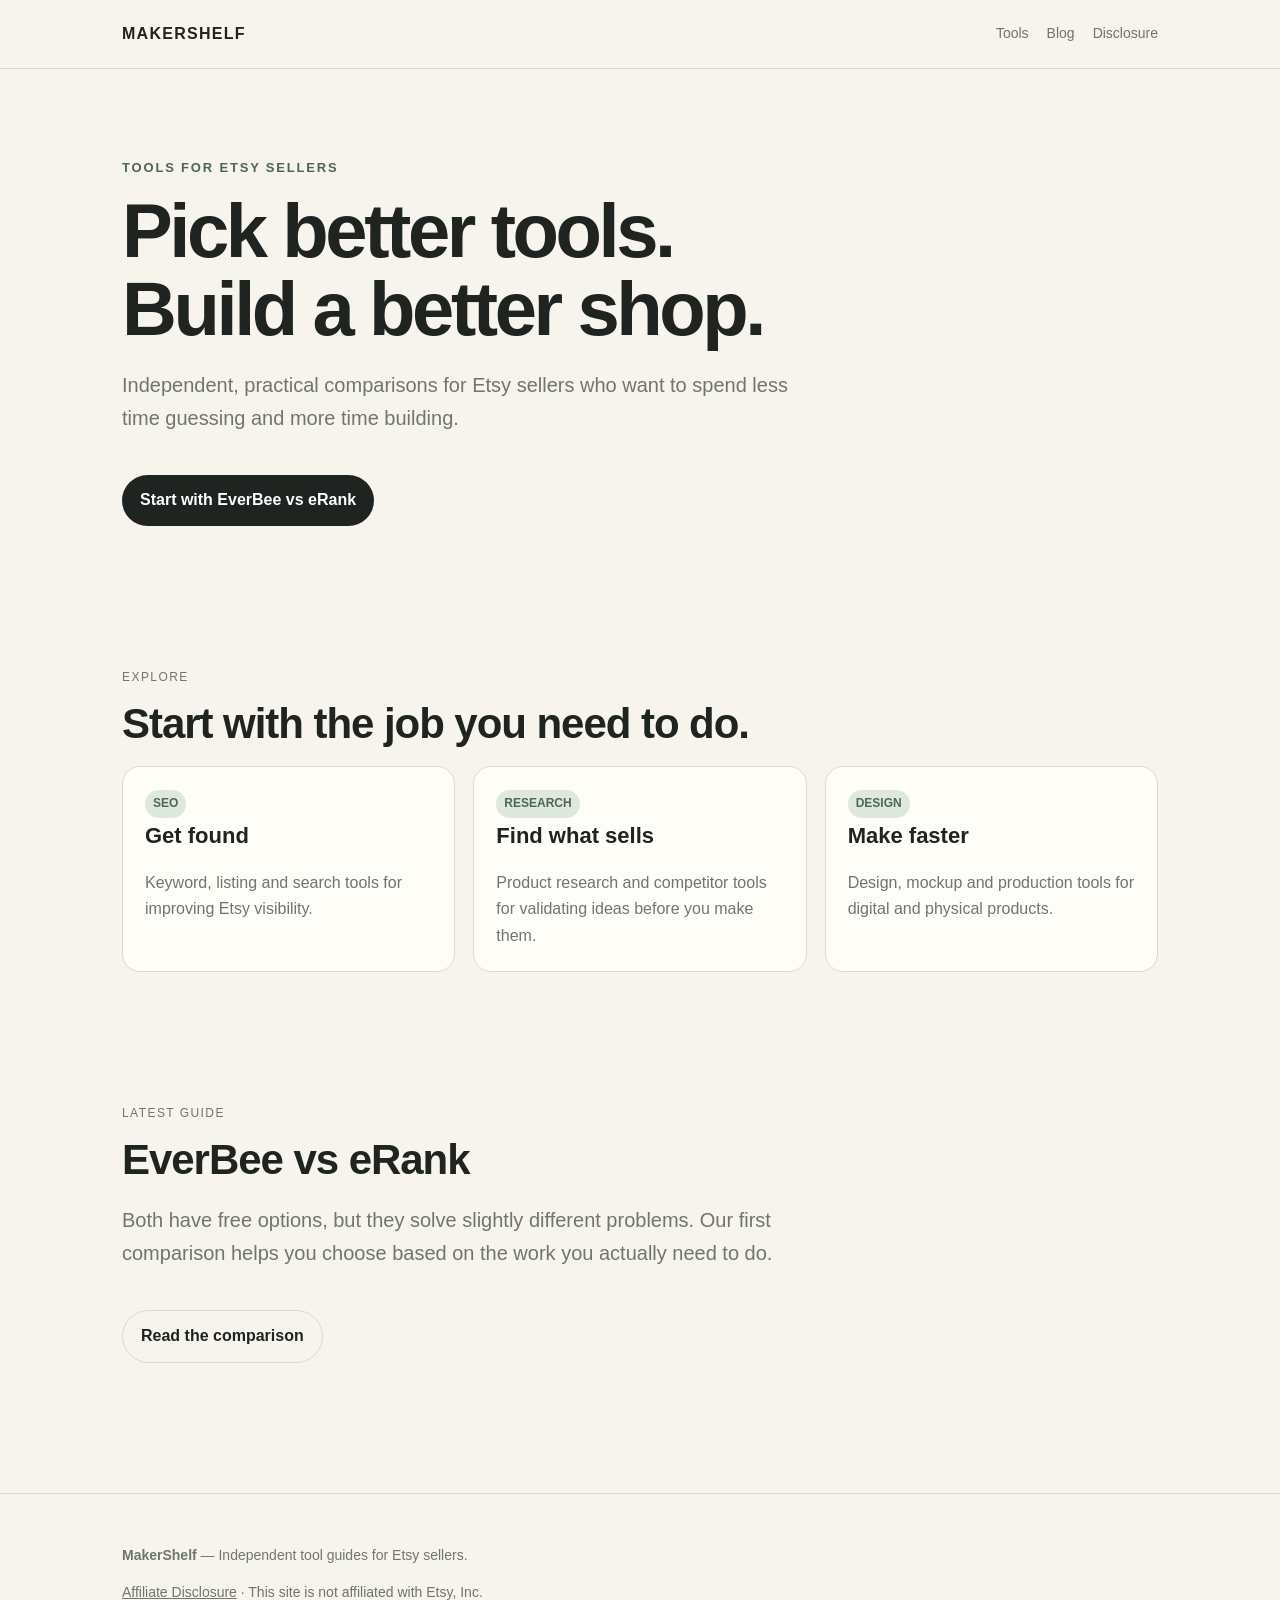
<file: index.html>
<!doctype html><html lang="en"><head><meta name="google-site-verification" content="-qcZyN4xVmwI9yu87qy0VmjCxMe-LeDf5xRcNKG6EiE" /><meta name="p:domain_verify" content="4f8258a1c8626ae2fe555bfd918ddbc8"/><meta charset="utf-8"><meta name="viewport" content="width=device-width,initial-scale=1">
<title>MakerShelf — The smartest tools for Etsy sellers</title><meta name="description" content="Independent comparisons and practical guides to tools for Etsy sellers.">
<link rel="stylesheet" href="styles.css"></head><body><header><div class="wrap nav">
<a class="brand" href="/makershelf-starter/">MAKERSHELF</a>
<nav class="navlinks">
<a href="/makershelf-starter/tools.html">Tools</a>
<a href="/makershelf-starter/blog.html">Blog</a>
<a href="/makershelf-starter/disclosure.html">Disclosure</a>
</nav></div></header>
<main>
<section class="hero"><div class="wrap">
<div class="kicker">Tools for Etsy sellers</div>
<h1>Pick better tools.<br>Build a better shop.</h1>
<p class="lead">Independent, practical comparisons for Etsy sellers who want to spend less time guessing and more time building.</p>
<a class="btn" href="blog/everbee-vs-erank.html">Start with EverBee vs eRank</a>
</div></section>
<section class="section"><div class="wrap">
<p class="eyebrow">Explore</p><h2>Start with the job you need to do.</h2>
<div class="grid">
<div class="card"><span class="badge">SEO</span><h3>Get found</h3><p>Keyword, listing and search tools for improving Etsy visibility.</p></div>
<div class="card"><span class="badge">RESEARCH</span><h3>Find what sells</h3><p>Product research and competitor tools for validating ideas before you make them.</p></div>
<div class="card"><span class="badge">DESIGN</span><h3>Make faster</h3><p>Design, mockup and production tools for digital and physical products.</p></div>
</div></div></section>
<section class="section"><div class="wrap"><p class="eyebrow">Latest guide</p><h2>EverBee vs eRank</h2>
<p class="lead">Both have free options, but they solve slightly different problems. Our first comparison helps you choose based on the work you actually need to do.</p>
<a class="btn secondary" href="blog/everbee-vs-erank.html">Read the comparison</a></div></section>
</main><footer><div class="wrap">
<p><strong>MakerShelf</strong> — Independent tool guides for Etsy sellers.</p>
<p><a href="/makershelf-starter/disclosure.html">Affiliate Disclosure</a> · This site is not affiliated with Etsy, Inc.</p>
</div></footer></body></html>
</file>
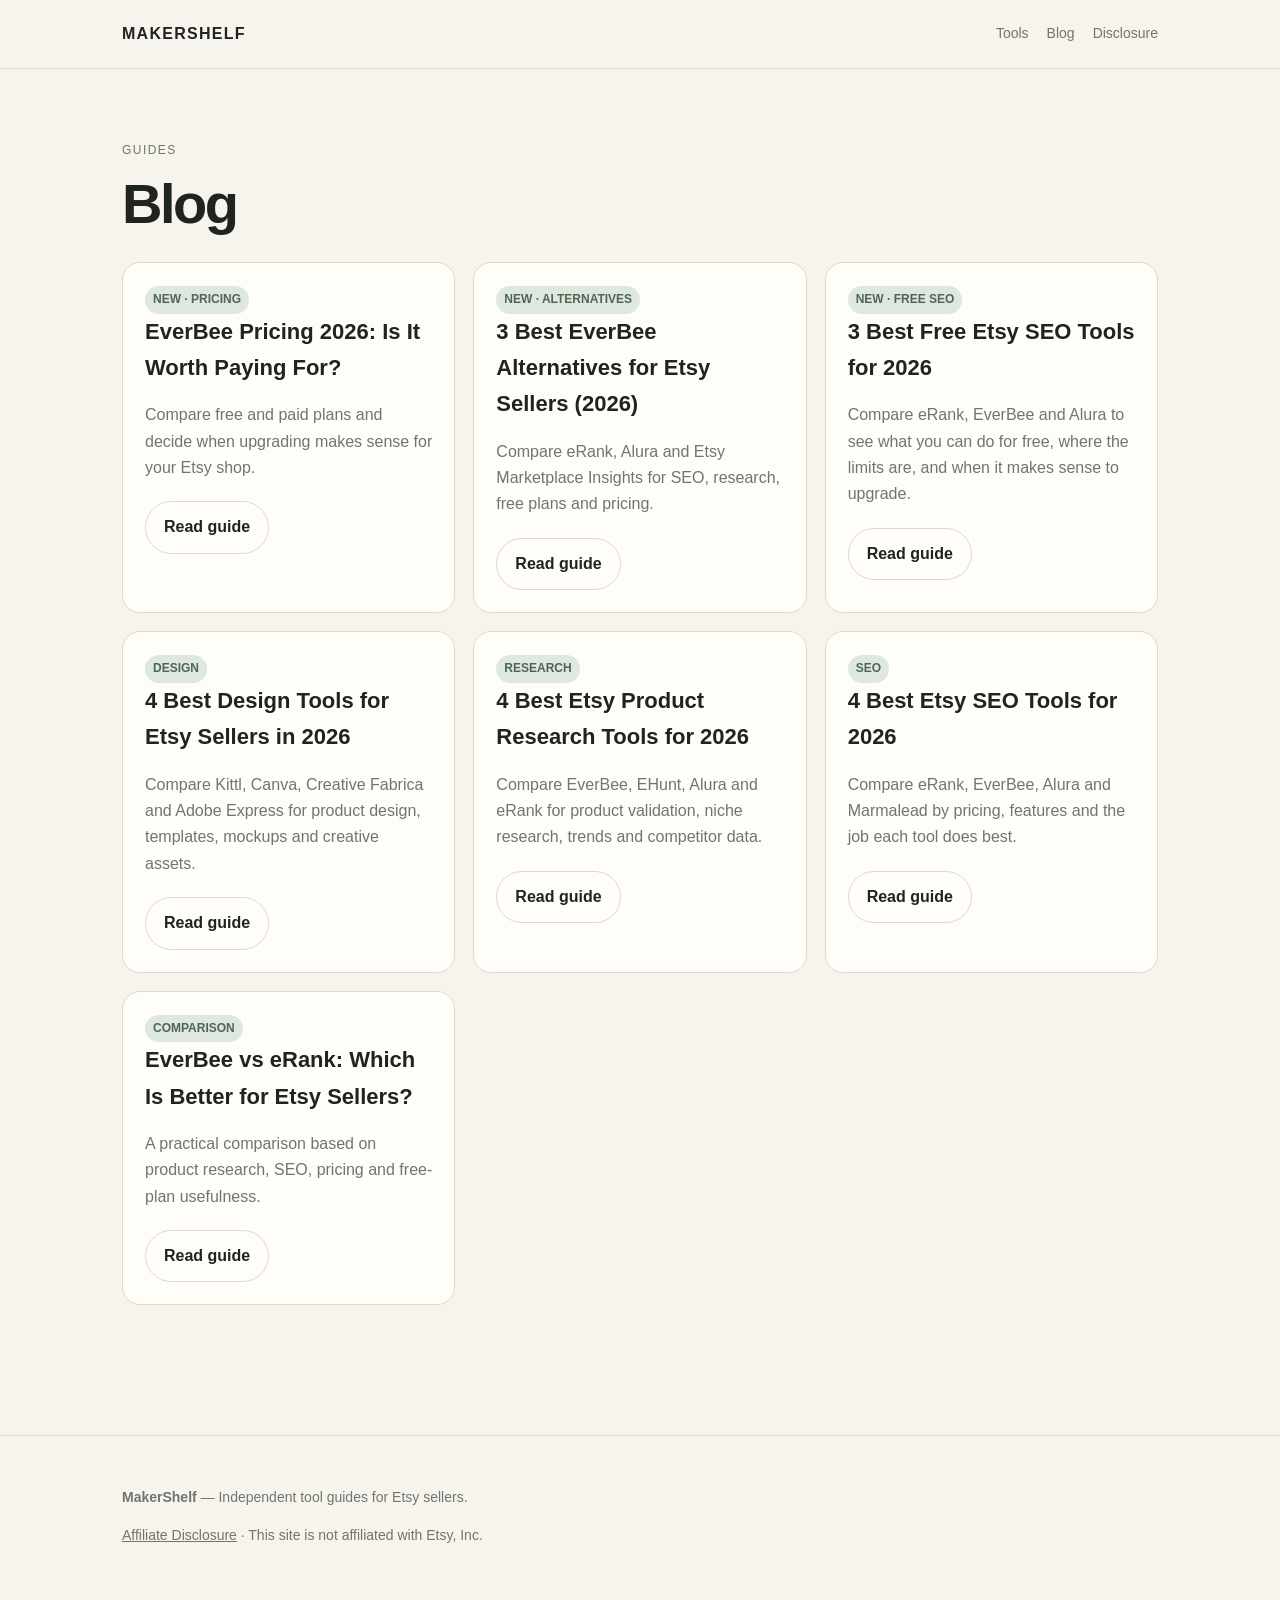
<file: blog.html>
<!doctype html>
<html lang="en">
<head>
  <meta charset="utf-8">
  <meta name="viewport" content="width=device-width,initial-scale=1">
  <title>Blog — MakerShelf</title>
  <link rel="stylesheet" href="styles.css">
</head>
<body>
<header><div class="wrap nav">
<a class="brand" href="/makershelf-starter/">MAKERSHELF</a>
<nav class="navlinks">
<a href="/makershelf-starter/tools.html">Tools</a>
<a href="/makershelf-starter/blog.html">Blog</a>
<a href="/makershelf-starter/disclosure.html">Disclosure</a>
</nav></div></header>

<main class="section"><div class="wrap">
<p class="eyebrow">Guides</p>
<h1 style="font-size:56px">Blog</h1>

<div class="grid" style="margin-top:30px">

<div class="card"><span class="badge">NEW · PRICING</span><h3>EverBee Pricing 2026: Is It Worth Paying For?</h3><p>Compare free and paid plans and decide when upgrading makes sense for your Etsy shop.</p><a class="btn secondary" href="blog/everbee-pricing-2026.html">Read guide</a></div>

<div class="card"><span class="badge">NEW · ALTERNATIVES</span><h3>3 Best EverBee Alternatives for Etsy Sellers (2026)</h3><p>Compare eRank, Alura and Etsy Marketplace Insights for SEO, research, free plans and pricing.</p><a class="btn secondary" href="blog/best-everbee-alternatives-2026.html">Read guide</a></div>


<div class="card">
<span class="badge">NEW · FREE SEO</span>
<h3>3 Best Free Etsy SEO Tools for 2026</h3>
<p>Compare eRank, EverBee and Alura to see what you can do for free, where the limits are, and when it makes sense to upgrade.</p>
<a class="btn secondary" href="blog/best-free-etsy-seo-tools-2026.html">Read guide</a>
</div>

<div class="card">
<span class="badge">DESIGN</span>
<h3>4 Best Design Tools for Etsy Sellers in 2026</h3>
<p>Compare Kittl, Canva, Creative Fabrica and Adobe Express for product design, templates, mockups and creative assets.</p>
<a class="btn secondary" href="blog/best-design-tools-for-etsy-sellers-2026.html">Read guide</a>
</div>

<div class="card">
<span class="badge">RESEARCH</span>
<h3>4 Best Etsy Product Research Tools for 2026</h3>
<p>Compare EverBee, EHunt, Alura and eRank for product validation, niche research, trends and competitor data.</p>
<a class="btn secondary" href="blog/best-etsy-product-research-tools-2026.html">Read guide</a>
</div>

<div class="card">
<span class="badge">SEO</span>
<h3>4 Best Etsy SEO Tools for 2026</h3>
<p>Compare eRank, EverBee, Alura and Marmalead by pricing, features and the job each tool does best.</p>
<a class="btn secondary" href="blog/best-etsy-seo-tools-2026.html">Read guide</a>
</div>

<div class="card">
<span class="badge">COMPARISON</span>
<h3>EverBee vs eRank: Which Is Better for Etsy Sellers?</h3>
<p>A practical comparison based on product research, SEO, pricing and free-plan usefulness.</p>
<a class="btn secondary" href="blog/everbee-vs-erank.html">Read guide</a>
</div>

</div></div></main>

<footer><div class="wrap">
<p><strong>MakerShelf</strong> — Independent tool guides for Etsy sellers.</p>
<p><a href="/makershelf-starter/disclosure.html">Affiliate Disclosure</a> · This site is not affiliated with Etsy, Inc.</p>
</div></footer>
</body></html>
</file>
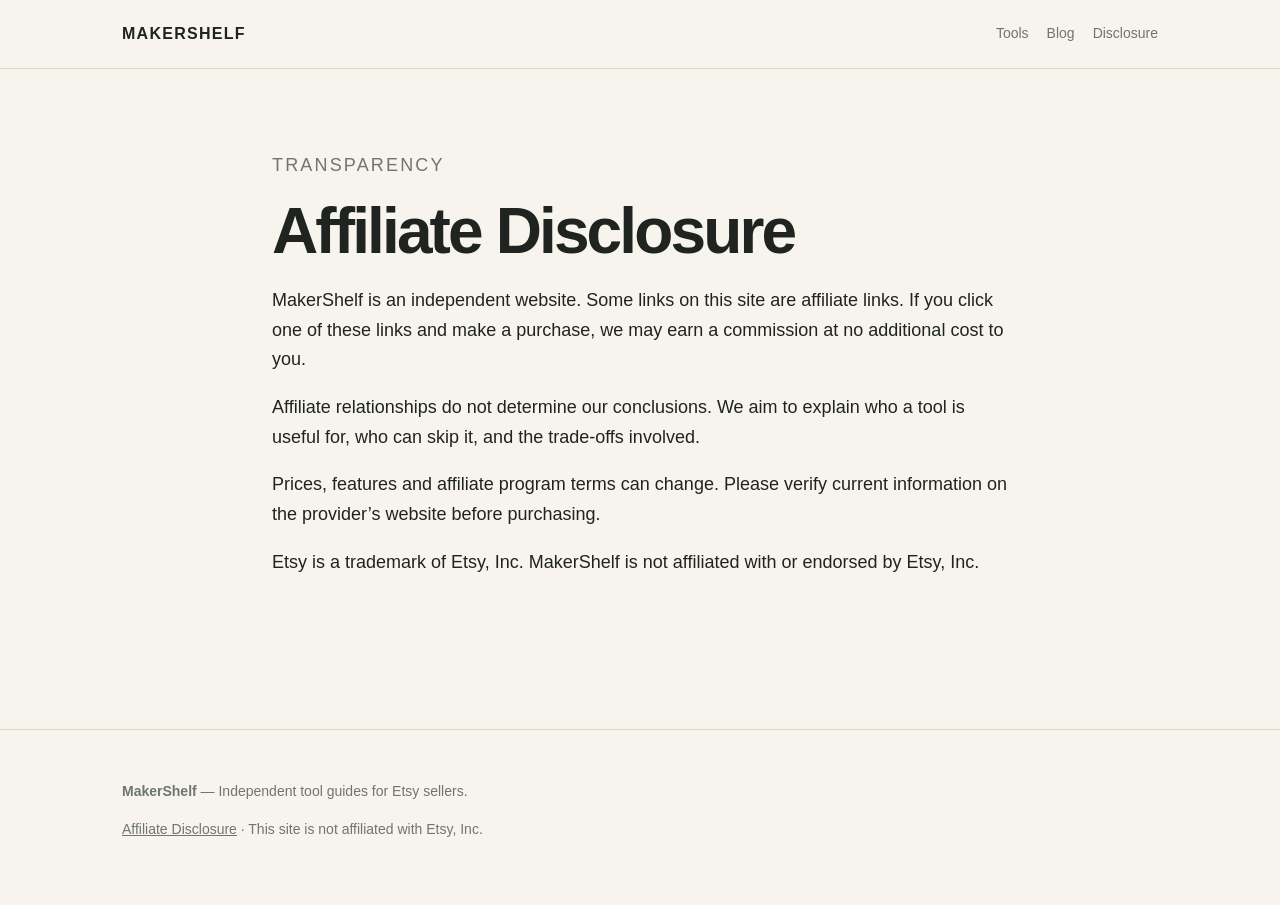
<file: disclosure.html>
<!doctype html><html lang="en"><head><meta charset="utf-8"><meta name="viewport" content="width=device-width,initial-scale=1">
<title>Affiliate Disclosure — MakerShelf</title><link rel="stylesheet" href="styles.css"></head><body><header><div class="wrap nav">
<a class="brand" href="/makershelf-starter/">MAKERSHELF</a>
<nav class="navlinks">
<a href="/makershelf-starter/tools.html">Tools</a>
<a href="/makershelf-starter/blog.html">Blog</a>
<a href="/makershelf-starter/disclosure.html">Disclosure</a>
</nav></div></header>
<main class="article"><p class="eyebrow">Transparency</p><h1>Affiliate Disclosure</h1>
<p>MakerShelf is an independent website. Some links on this site are affiliate links. If you click one of these links and make a purchase, we may earn a commission at no additional cost to you.</p>
<p>Affiliate relationships do not determine our conclusions. We aim to explain who a tool is useful for, who can skip it, and the trade-offs involved.</p>
<p>Prices, features and affiliate program terms can change. Please verify current information on the provider’s website before purchasing.</p>
<p>Etsy is a trademark of Etsy, Inc. MakerShelf is not affiliated with or endorsed by Etsy, Inc.</p>
</main><footer><div class="wrap">
<p><strong>MakerShelf</strong> — Independent tool guides for Etsy sellers.</p>
<p><a href="/makershelf-starter/disclosure.html">Affiliate Disclosure</a> · This site is not affiliated with Etsy, Inc.</p>
</div></footer></body></html>
</file>
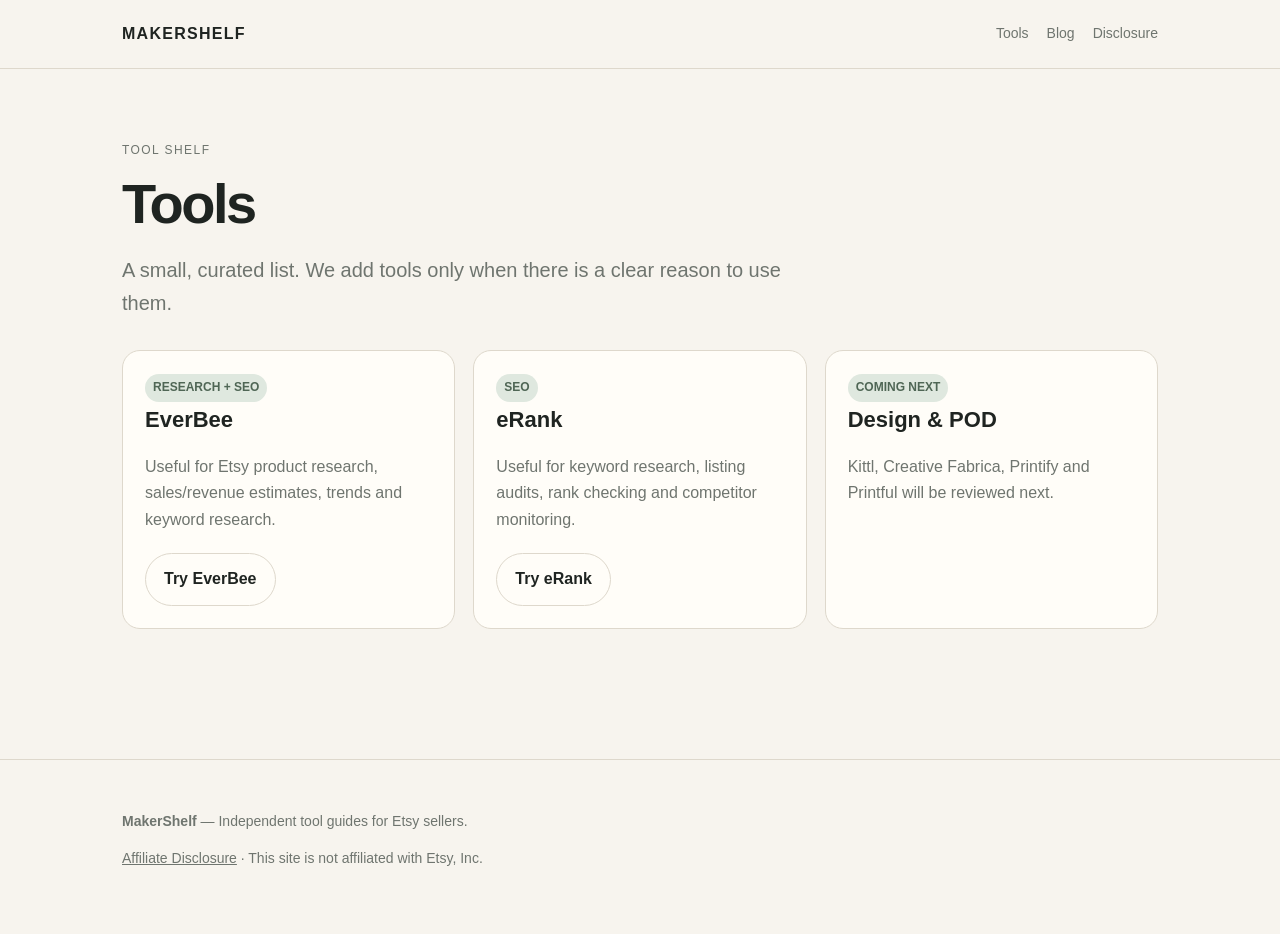
<file: tools.html>
<!doctype html><html lang="en"><head><meta charset="utf-8"><meta name="viewport" content="width=device-width,initial-scale=1">
<title>Tools — MakerShelf</title><link rel="stylesheet" href="styles.css"></head><body><header><div class="wrap nav">
<a class="brand" href="/makershelf-starter/">MAKERSHELF</a>
<nav class="navlinks">
<a href="/makershelf-starter/tools.html">Tools</a>
<a href="/makershelf-starter/blog.html">Blog</a>
<a href="/makershelf-starter/disclosure.html">Disclosure</a>
</nav></div></header>
<main class="section"><div class="wrap"><p class="eyebrow">Tool shelf</p><h1 style="font-size:56px">Tools</h1>
<p class="lead">A small, curated list. We add tools only when there is a clear reason to use them.</p>
<div class="grid" style="margin-top:30px">
<div class="card"><span class="badge">RESEARCH + SEO</span><h3>EverBee</h3><p>Useful for Etsy product research, sales/revenue estimates, trends and keyword research.</p><a class="btn secondary" href="https://www.everbee.io/?via=airi">Try EverBee</a></div>
<div class="card"><span class="badge">SEO</span><h3>eRank</h3><p>Useful for keyword research, listing audits, rank checking and competitor monitoring.</p><a class="btn secondary" href="https://erank.com?fpr=airi-725fc7">Try eRank</a></div>
<div class="card"><span class="badge">COMING NEXT</span><h3>Design & POD</h3><p>Kittl, Creative Fabrica, Printify and Printful will be reviewed next.</p></div>
</div></div></main><footer><div class="wrap">
<p><strong>MakerShelf</strong> — Independent tool guides for Etsy sellers.</p>
<p><a href="/makershelf-starter/disclosure.html">Affiliate Disclosure</a> · This site is not affiliated with Etsy, Inc.</p>
</div></footer></body></html>
</file>
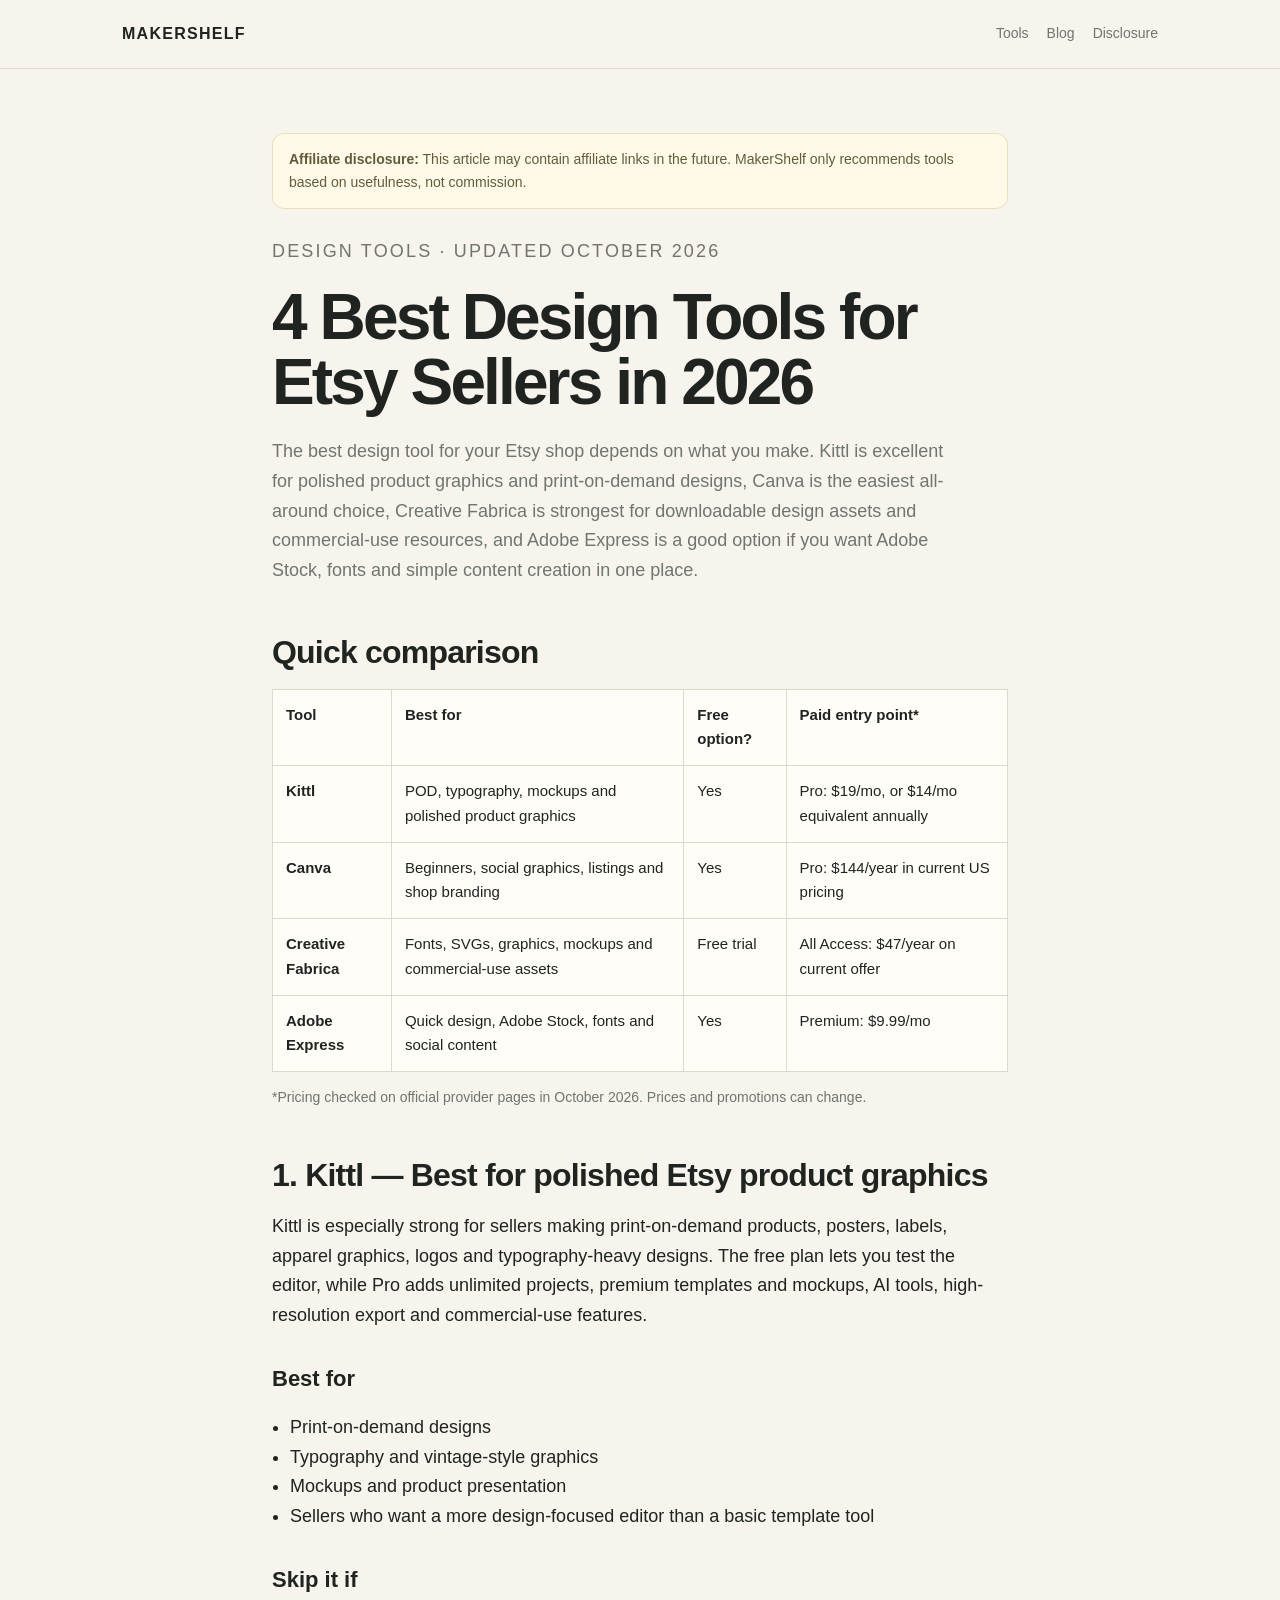
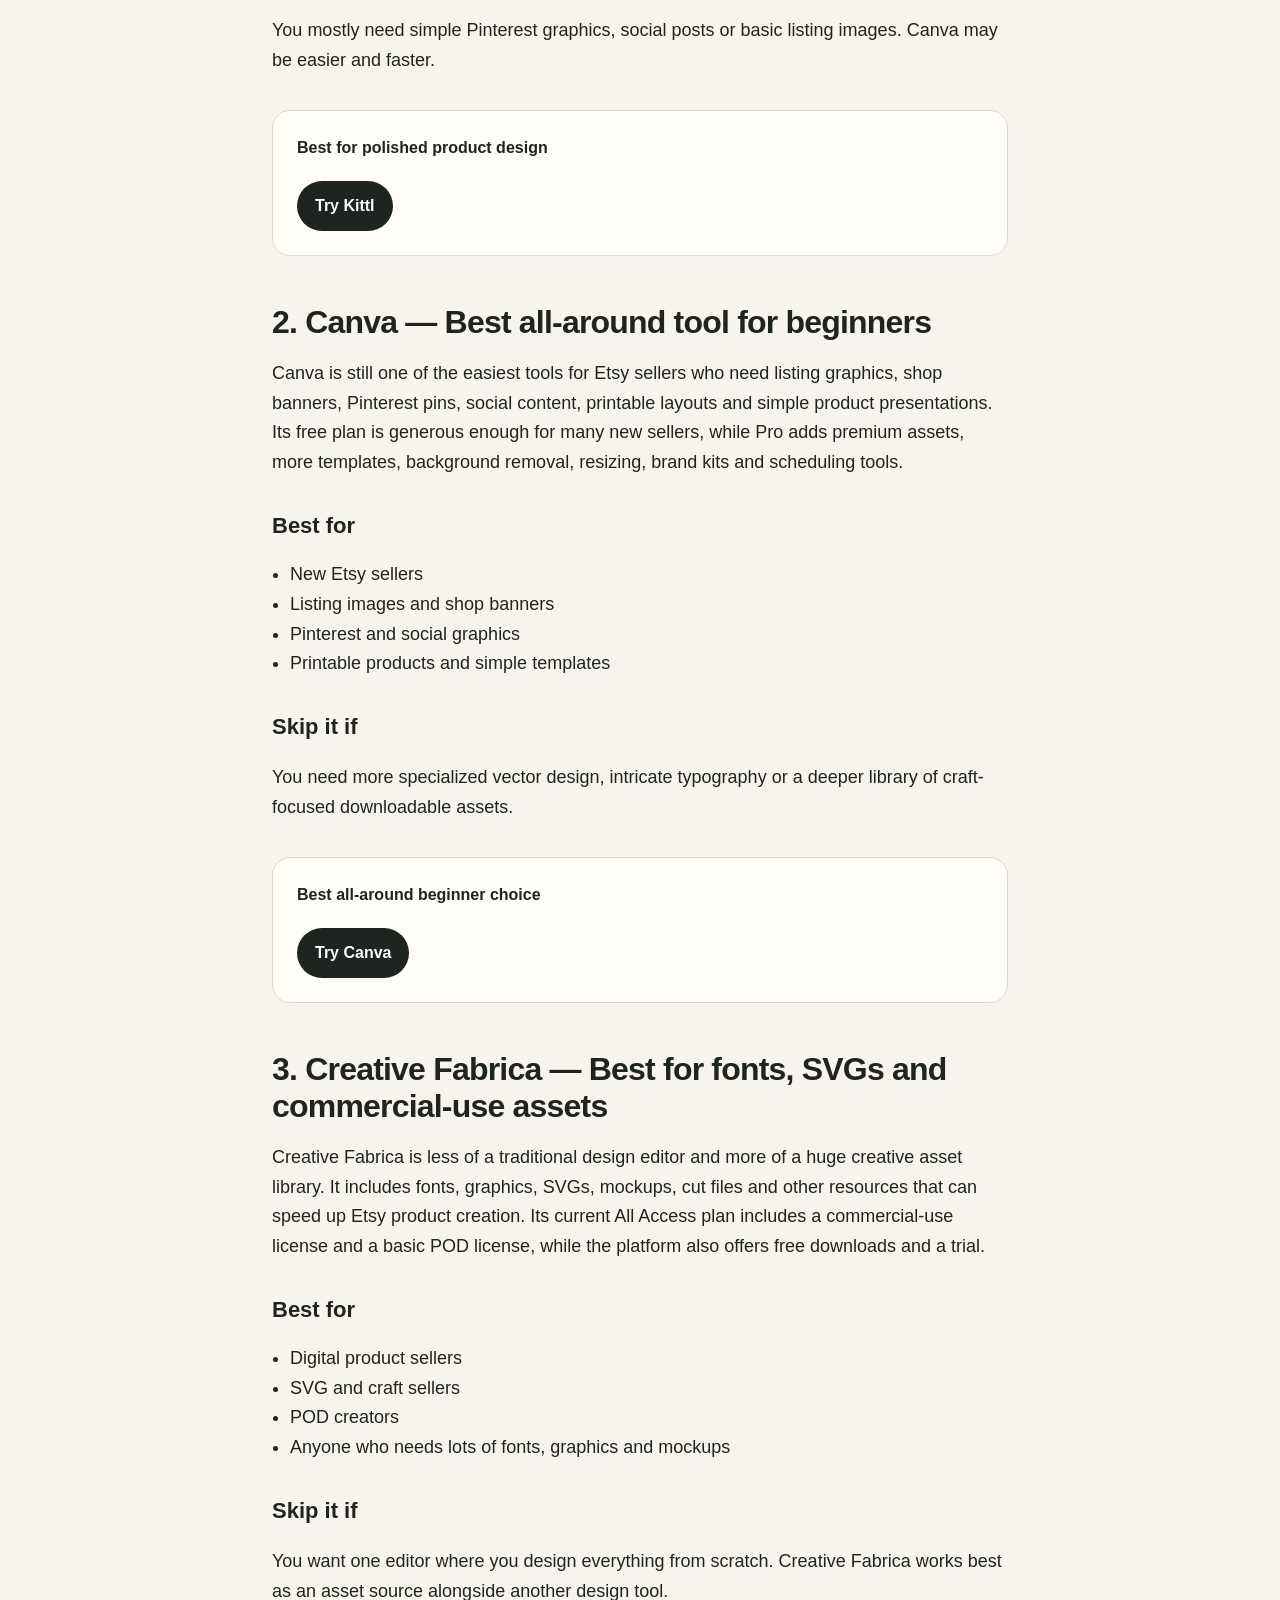
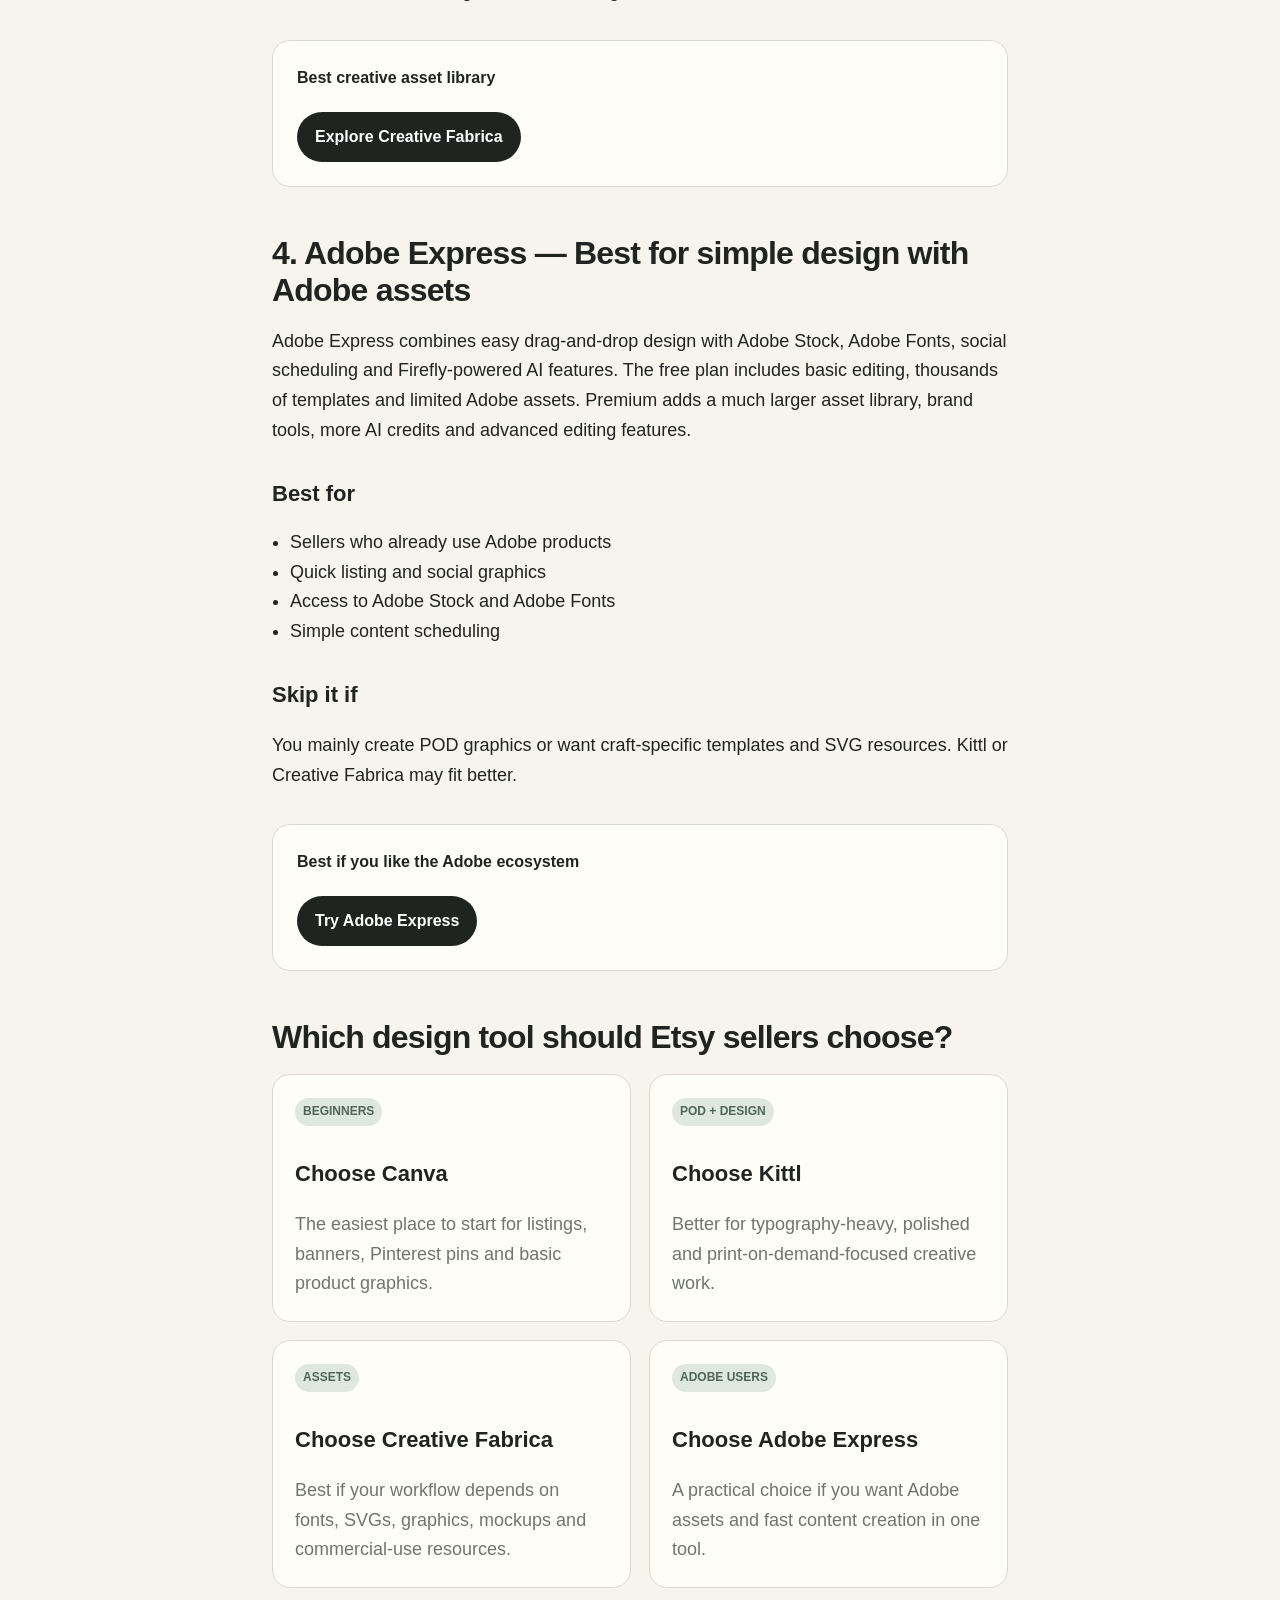
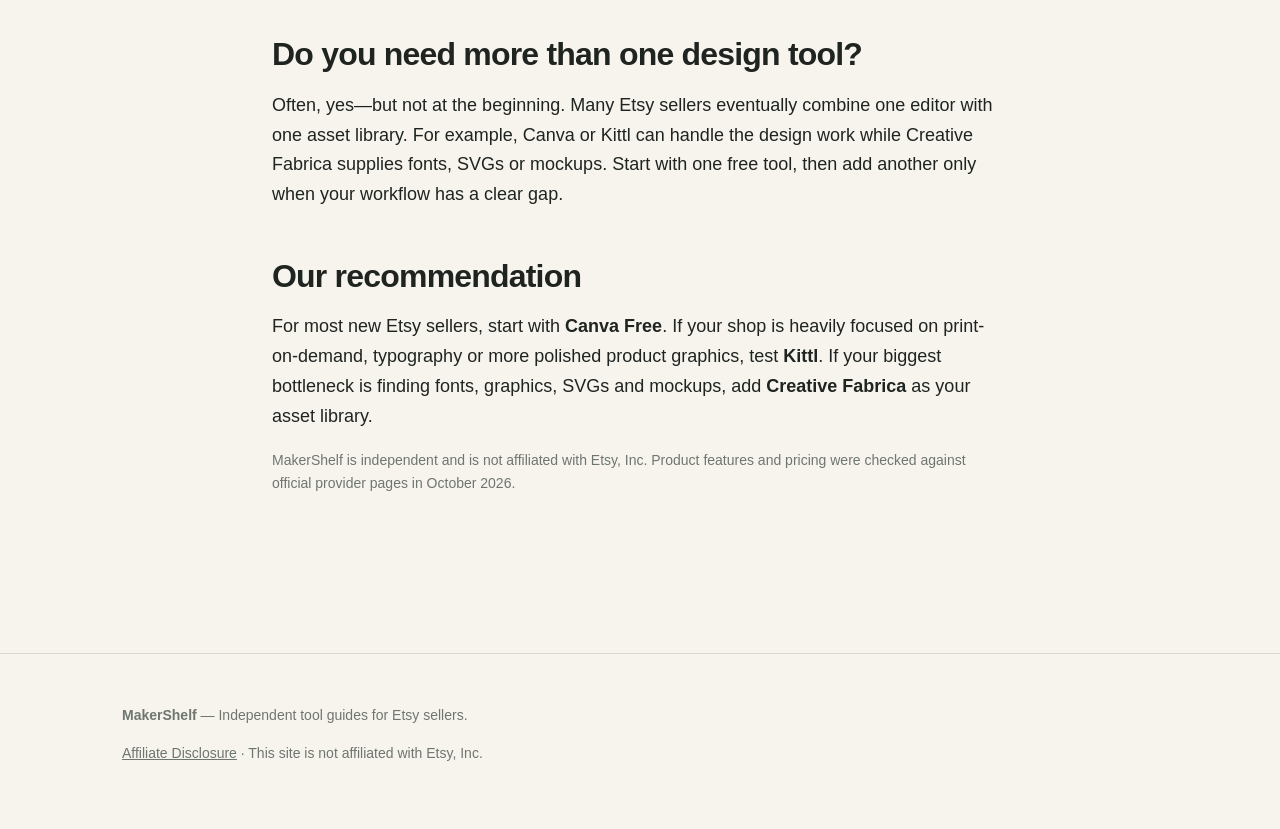
<file: blog/best-design-tools-for-etsy-sellers-2026.html>
<!doctype html>
<html lang="en">
<head>
  <meta charset="utf-8">
  <meta name="viewport" content="width=device-width,initial-scale=1">
  <title>4 Best Design Tools for Etsy Sellers in 2026 — MakerShelf</title>
  <meta name="description" content="Compare Kittl, Canva, Creative Fabrica and Adobe Express for Etsy design, templates, mockups, commercial-use assets and seller workflows in 2026.">
  <link rel="stylesheet" href="../styles.css">
</head>
<body>
<header><div class="wrap nav">
<a class="brand" href="/makershelf-starter/">MAKERSHELF</a>
<nav class="navlinks">
<a href="/makershelf-starter/tools.html">Tools</a>
<a href="/makershelf-starter/blog.html">Blog</a>
<a href="/makershelf-starter/disclosure.html">Disclosure</a>
</nav></div></header>

<main class="article">
<div class="notice"><strong>Affiliate disclosure:</strong> This article may contain affiliate links in the future. MakerShelf only recommends tools based on usefulness, not commission.</div>
<p class="eyebrow" style="margin-top:28px">Design tools · Updated October 2026</p>
<h1>4 Best Design Tools for Etsy Sellers in 2026</h1>
<p class="lead">The best design tool for your Etsy shop depends on what you make. Kittl is excellent for polished product graphics and print-on-demand designs, Canva is the easiest all-around choice, Creative Fabrica is strongest for downloadable design assets and commercial-use resources, and Adobe Express is a good option if you want Adobe Stock, fonts and simple content creation in one place.</p>

<h2>Quick comparison</h2>
<div class="table-wrap"><table class="comparison">
<tr><th>Tool</th><th>Best for</th><th>Free option?</th><th>Paid entry point*</th></tr>
<tr><td><strong>Kittl</strong></td><td>POD, typography, mockups and polished product graphics</td><td>Yes</td><td>Pro: $19/mo, or $14/mo equivalent annually</td></tr>
<tr><td><strong>Canva</strong></td><td>Beginners, social graphics, listings and shop branding</td><td>Yes</td><td>Pro: $144/year in current US pricing</td></tr>
<tr><td><strong>Creative Fabrica</strong></td><td>Fonts, SVGs, graphics, mockups and commercial-use assets</td><td>Free trial</td><td>All Access: $47/year on current offer</td></tr>
<tr><td><strong>Adobe Express</strong></td><td>Quick design, Adobe Stock, fonts and social content</td><td>Yes</td><td>Premium: $9.99/mo</td></tr>
</table></div>
<p class="meta">*Pricing checked on official provider pages in October 2026. Prices and promotions can change.</p>

<h2>1. Kittl — Best for polished Etsy product graphics</h2>
<p>Kittl is especially strong for sellers making print-on-demand products, posters, labels, apparel graphics, logos and typography-heavy designs. The free plan lets you test the editor, while Pro adds unlimited projects, premium templates and mockups, AI tools, high-resolution export and commercial-use features.</p>
<h3>Best for</h3><ul class="clean"><li>Print-on-demand designs</li><li>Typography and vintage-style graphics</li><li>Mockups and product presentation</li><li>Sellers who want a more design-focused editor than a basic template tool</li></ul>
<h3>Skip it if</h3><p>You mostly need simple Pinterest graphics, social posts or basic listing images. Canva may be easier and faster.</p>
<div class="cta"><strong>Best for polished product design</strong><br><a class="btn" href="https://www.kittl.com/">Try Kittl</a></div>

<h2>2. Canva — Best all-around tool for beginners</h2>
<p>Canva is still one of the easiest tools for Etsy sellers who need listing graphics, shop banners, Pinterest pins, social content, printable layouts and simple product presentations. Its free plan is generous enough for many new sellers, while Pro adds premium assets, more templates, background removal, resizing, brand kits and scheduling tools.</p>
<h3>Best for</h3><ul class="clean"><li>New Etsy sellers</li><li>Listing images and shop banners</li><li>Pinterest and social graphics</li><li>Printable products and simple templates</li></ul>
<h3>Skip it if</h3><p>You need more specialized vector design, intricate typography or a deeper library of craft-focused downloadable assets.</p>
<div class="cta"><strong>Best all-around beginner choice</strong><br><a class="btn" href="https://www.canva.com/">Try Canva</a></div>

<h2>3. Creative Fabrica — Best for fonts, SVGs and commercial-use assets</h2>
<p>Creative Fabrica is less of a traditional design editor and more of a huge creative asset library. It includes fonts, graphics, SVGs, mockups, cut files and other resources that can speed up Etsy product creation. Its current All Access plan includes a commercial-use license and a basic POD license, while the platform also offers free downloads and a trial.</p>
<h3>Best for</h3><ul class="clean"><li>Digital product sellers</li><li>SVG and craft sellers</li><li>POD creators</li><li>Anyone who needs lots of fonts, graphics and mockups</li></ul>
<h3>Skip it if</h3><p>You want one editor where you design everything from scratch. Creative Fabrica works best as an asset source alongside another design tool.</p>
<div class="cta"><strong>Best creative asset library</strong><br><a class="btn" href="https://www.creativefabrica.com/">Explore Creative Fabrica</a></div>

<h2>4. Adobe Express — Best for simple design with Adobe assets</h2>
<p>Adobe Express combines easy drag-and-drop design with Adobe Stock, Adobe Fonts, social scheduling and Firefly-powered AI features. The free plan includes basic editing, thousands of templates and limited Adobe assets. Premium adds a much larger asset library, brand tools, more AI credits and advanced editing features.</p>
<h3>Best for</h3><ul class="clean"><li>Sellers who already use Adobe products</li><li>Quick listing and social graphics</li><li>Access to Adobe Stock and Adobe Fonts</li><li>Simple content scheduling</li></ul>
<h3>Skip it if</h3><p>You mainly create POD graphics or want craft-specific templates and SVG resources. Kittl or Creative Fabrica may fit better.</p>
<div class="cta"><strong>Best if you like the Adobe ecosystem</strong><br><a class="btn" href="https://www.adobe.com/express/">Try Adobe Express</a></div>

<h2>Which design tool should Etsy sellers choose?</h2>
<div class="grid" style="grid-template-columns:1fr 1fr">
<div class="card"><span class="badge">BEGINNERS</span><h3>Choose Canva</h3><p>The easiest place to start for listings, banners, Pinterest pins and basic product graphics.</p></div>
<div class="card"><span class="badge">POD + DESIGN</span><h3>Choose Kittl</h3><p>Better for typography-heavy, polished and print-on-demand-focused creative work.</p></div>
<div class="card"><span class="badge">ASSETS</span><h3>Choose Creative Fabrica</h3><p>Best if your workflow depends on fonts, SVGs, graphics, mockups and commercial-use resources.</p></div>
<div class="card"><span class="badge">ADOBE USERS</span><h3>Choose Adobe Express</h3><p>A practical choice if you want Adobe assets and fast content creation in one tool.</p></div>
</div>

<h2>Do you need more than one design tool?</h2>
<p>Often, yes—but not at the beginning. Many Etsy sellers eventually combine one editor with one asset library. For example, Canva or Kittl can handle the design work while Creative Fabrica supplies fonts, SVGs or mockups. Start with one free tool, then add another only when your workflow has a clear gap.</p>

<h2>Our recommendation</h2>
<p>For most new Etsy sellers, start with <strong>Canva Free</strong>. If your shop is heavily focused on print-on-demand, typography or more polished product graphics, test <strong>Kittl</strong>. If your biggest bottleneck is finding fonts, graphics, SVGs and mockups, add <strong>Creative Fabrica</strong> as your asset library.</p>

<p class="meta">MakerShelf is independent and is not affiliated with Etsy, Inc. Product features and pricing were checked against official provider pages in October 2026.</p>
</main>

<footer><div class="wrap"><p><strong>MakerShelf</strong> — Independent tool guides for Etsy sellers.</p><p><a href="/makershelf-starter/disclosure.html">Affiliate Disclosure</a> · This site is not affiliated with Etsy, Inc.</p></div></footer>
</body></html>
</file>
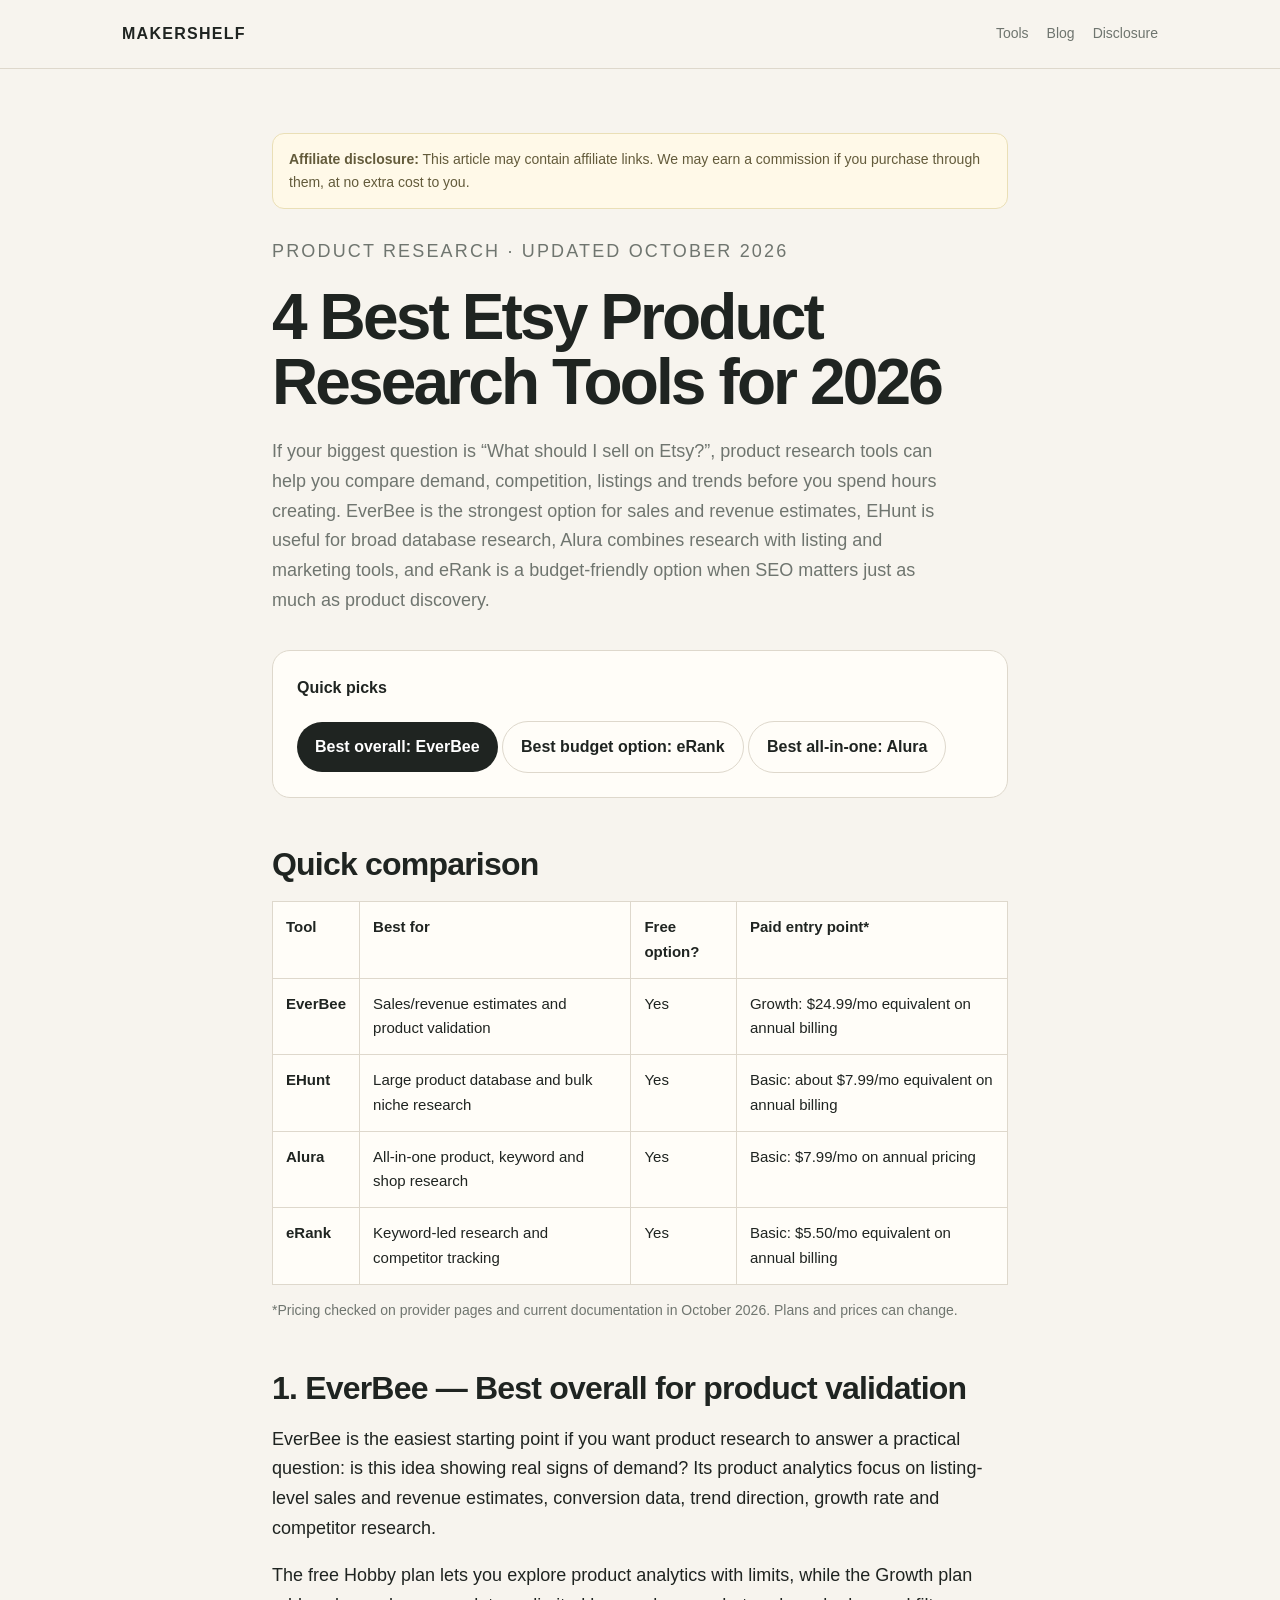
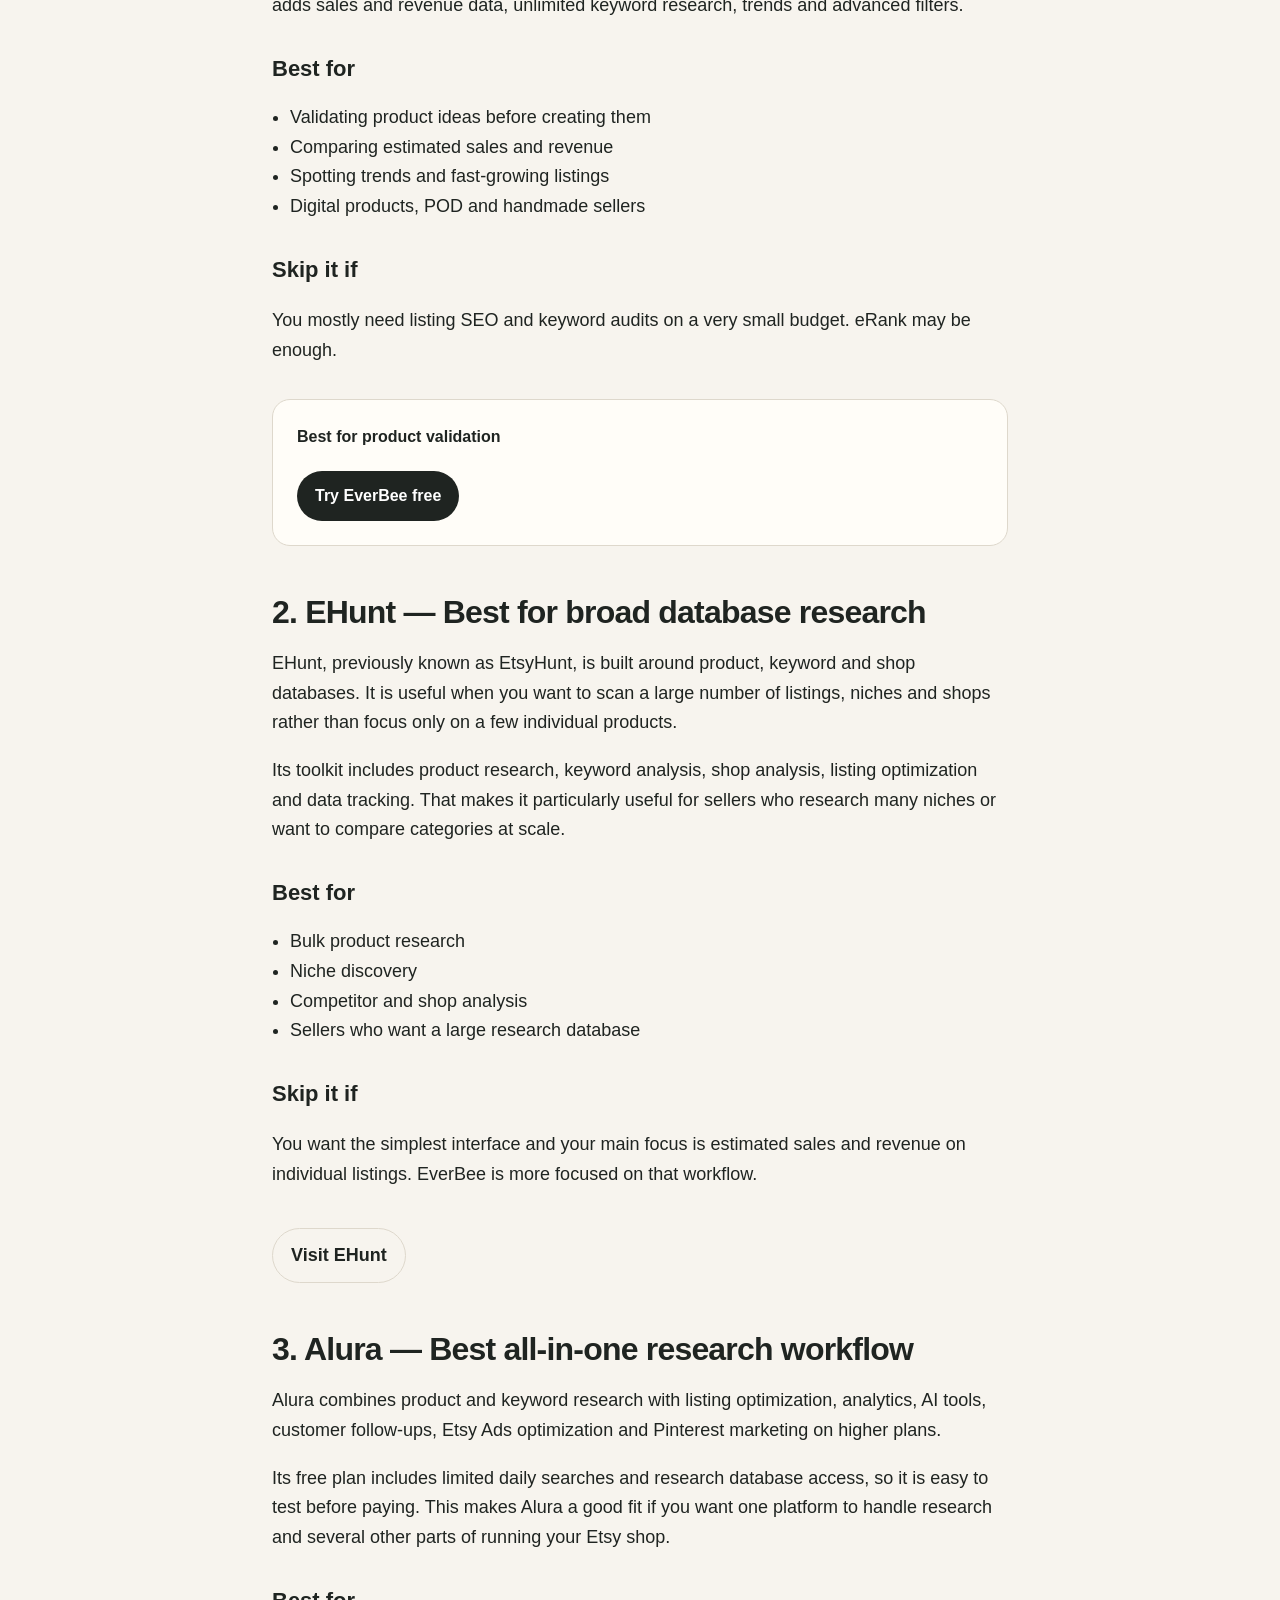
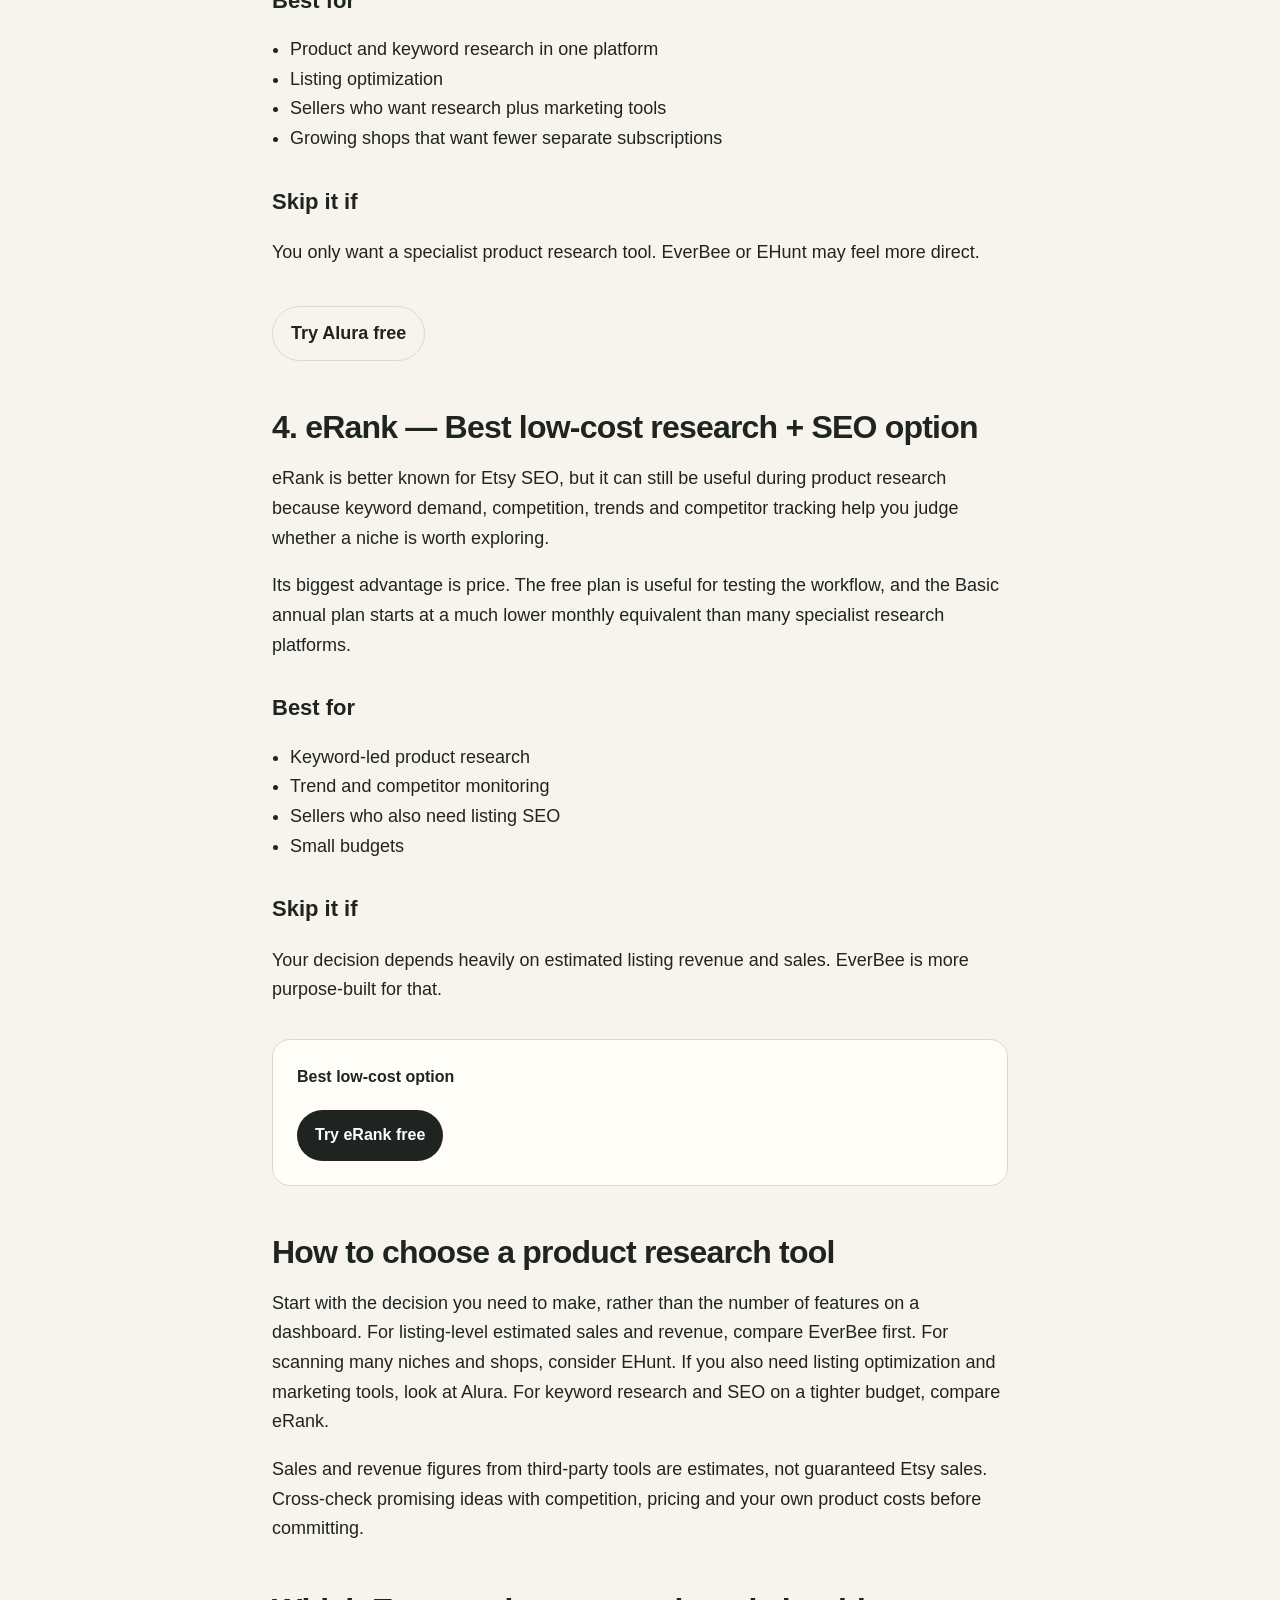
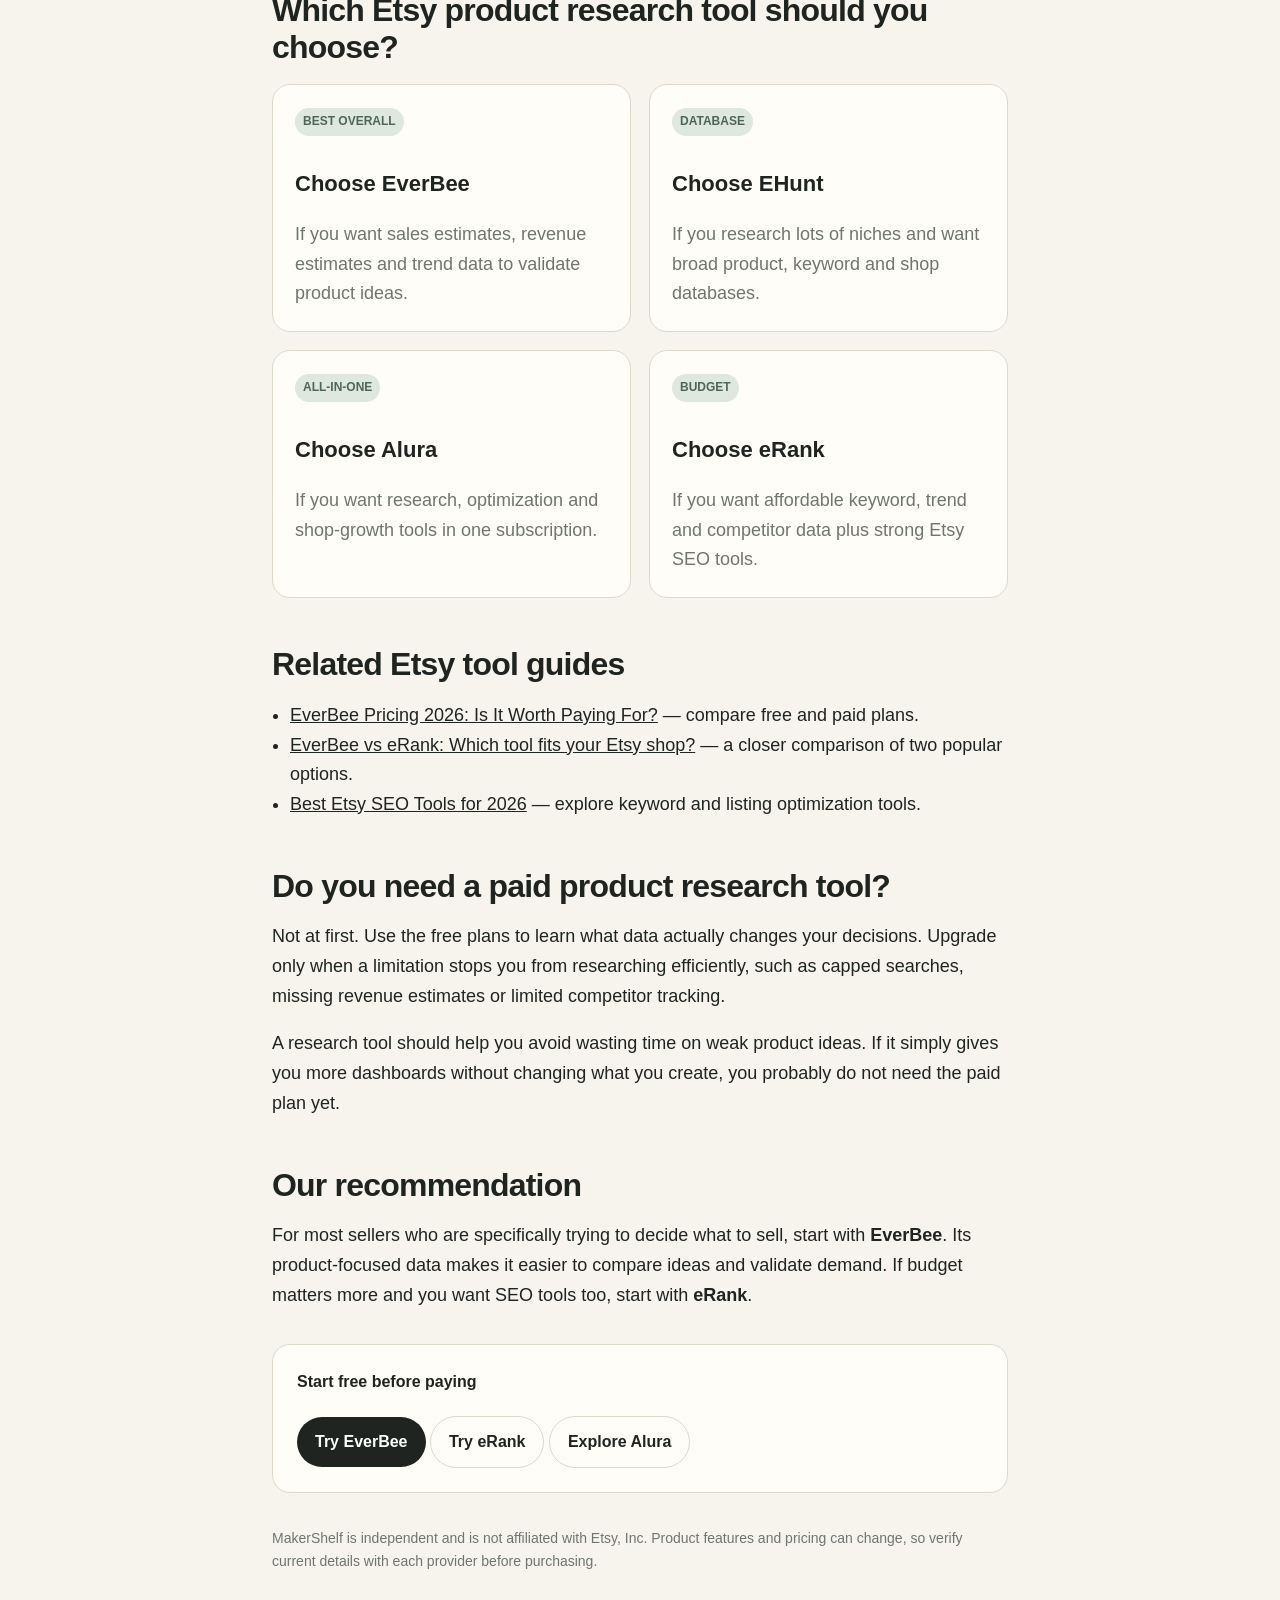
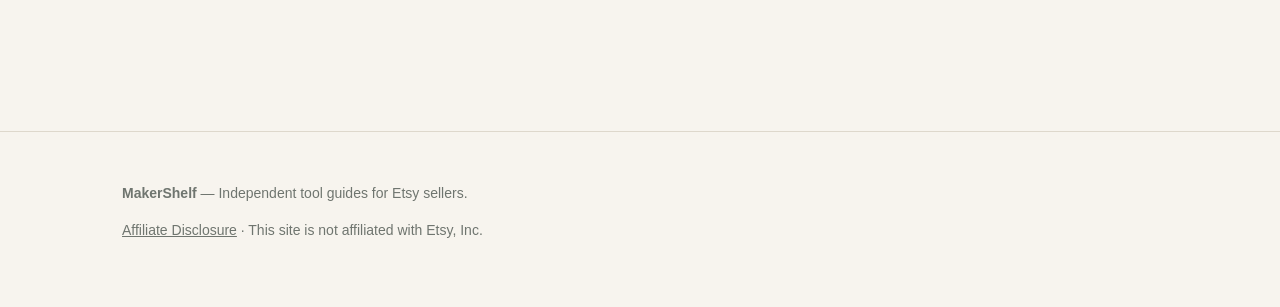
<file: blog/best-etsy-product-research-tools-2026.html>
<!doctype html>
<html lang="en">
<head>
  <meta charset="utf-8">
  <meta name="viewport" content="width=device-width,initial-scale=1">
  <title>4 Best Etsy Product Research Tools for 2026 — MakerShelf</title>
  <meta name="description" content="Compare four Etsy product research tools for 2026: EverBee, EHunt, Alura and eRank. See free options, pricing, strengths and who each tool is best for.">
  <link rel="stylesheet" href="../styles.css">
</head>
<body>
<header><div class="wrap nav">
<a class="brand" href="/makershelf-starter/">MAKERSHELF</a>
<nav class="navlinks">
<a href="/makershelf-starter/tools.html">Tools</a>
<a href="/makershelf-starter/blog.html">Blog</a>
<a href="/makershelf-starter/disclosure.html">Disclosure</a>
</nav></div></header>

<main class="article">
<div class="notice"><strong>Affiliate disclosure:</strong> This article may contain affiliate links. We may earn a commission if you purchase through them, at no extra cost to you.</div>
<p class="eyebrow" style="margin-top:28px">Product Research · Updated October 2026</p>
<h1>4 Best Etsy Product Research Tools for 2026</h1>
<p class="lead">If your biggest question is “What should I sell on Etsy?”, product research tools can help you compare demand, competition, listings and trends before you spend hours creating. EverBee is the strongest option for sales and revenue estimates, EHunt is useful for broad database research, Alura combines research with listing and marketing tools, and eRank is a budget-friendly option when SEO matters just as much as product discovery.</p>

<div class="cta"><strong>Quick picks</strong><br>
<a class="btn" href="https://www.everbee.io/?via=airi">Best overall: EverBee</a>
<a class="btn secondary" href="https://erank.com?fpr=airi-725fc7">Best budget option: eRank</a>
<a class="btn secondary" href="https://www.alura.io?via=airi">Best all-in-one: Alura</a>
</div>

<h2>Quick comparison</h2>
<div class="table-wrap"><table class="comparison">
<tr><th>Tool</th><th>Best for</th><th>Free option?</th><th>Paid entry point*</th></tr>
<tr><td><strong>EverBee</strong></td><td>Sales/revenue estimates and product validation</td><td>Yes</td><td>Growth: $24.99/mo equivalent on annual billing</td></tr>
<tr><td><strong>EHunt</strong></td><td>Large product database and bulk niche research</td><td>Yes</td><td>Basic: about $7.99/mo equivalent on annual billing</td></tr>
<tr><td><strong>Alura</strong></td><td>All-in-one product, keyword and shop research</td><td>Yes</td><td>Basic: $7.99/mo on annual pricing</td></tr>
<tr><td><strong>eRank</strong></td><td>Keyword-led research and competitor tracking</td><td>Yes</td><td>Basic: $5.50/mo equivalent on annual billing</td></tr>
</table></div>
<p class="meta">*Pricing checked on provider pages and current documentation in October 2026. Plans and prices can change.</p>

<h2>1. EverBee — Best overall for product validation</h2>
<p>EverBee is the easiest starting point if you want product research to answer a practical question: is this idea showing real signs of demand? Its product analytics focus on listing-level sales and revenue estimates, conversion data, trend direction, growth rate and competitor research.</p>
<p>The free Hobby plan lets you explore product analytics with limits, while the Growth plan adds sales and revenue data, unlimited keyword research, trends and advanced filters.</p>
<h3>Best for</h3>
<ul class="clean"><li>Validating product ideas before creating them</li><li>Comparing estimated sales and revenue</li><li>Spotting trends and fast-growing listings</li><li>Digital products, POD and handmade sellers</li></ul>
<h3>Skip it if</h3>
<p>You mostly need listing SEO and keyword audits on a very small budget. eRank may be enough.</p>
<div class="cta"><strong>Best for product validation</strong><br><a class="btn" href="https://www.everbee.io/?via=airi">Try EverBee free</a></div>

<h2>2. EHunt — Best for broad database research</h2>
<p>EHunt, previously known as EtsyHunt, is built around product, keyword and shop databases. It is useful when you want to scan a large number of listings, niches and shops rather than focus only on a few individual products.</p>
<p>Its toolkit includes product research, keyword analysis, shop analysis, listing optimization and data tracking. That makes it particularly useful for sellers who research many niches or want to compare categories at scale.</p>
<h3>Best for</h3>
<ul class="clean"><li>Bulk product research</li><li>Niche discovery</li><li>Competitor and shop analysis</li><li>Sellers who want a large research database</li></ul>
<h3>Skip it if</h3>
<p>You want the simplest interface and your main focus is estimated sales and revenue on individual listings. EverBee is more focused on that workflow.</p>
<p><a class="btn secondary" href="https://ehunt.ai/etsy-product-research">Visit EHunt</a></p>

<h2>3. Alura — Best all-in-one research workflow</h2>
<p>Alura combines product and keyword research with listing optimization, analytics, AI tools, customer follow-ups, Etsy Ads optimization and Pinterest marketing on higher plans.</p>
<p>Its free plan includes limited daily searches and research database access, so it is easy to test before paying. This makes Alura a good fit if you want one platform to handle research and several other parts of running your Etsy shop.</p>
<h3>Best for</h3>
<ul class="clean"><li>Product and keyword research in one platform</li><li>Listing optimization</li><li>Sellers who want research plus marketing tools</li><li>Growing shops that want fewer separate subscriptions</li></ul>
<h3>Skip it if</h3>
<p>You only want a specialist product research tool. EverBee or EHunt may feel more direct.</p>
<p><a class="btn secondary" href="https://www.alura.io?via=airi">Try Alura free</a></p>

<h2>4. eRank — Best low-cost research + SEO option</h2>
<p>eRank is better known for Etsy SEO, but it can still be useful during product research because keyword demand, competition, trends and competitor tracking help you judge whether a niche is worth exploring.</p>
<p>Its biggest advantage is price. The free plan is useful for testing the workflow, and the Basic annual plan starts at a much lower monthly equivalent than many specialist research platforms.</p>
<h3>Best for</h3>
<ul class="clean"><li>Keyword-led product research</li><li>Trend and competitor monitoring</li><li>Sellers who also need listing SEO</li><li>Small budgets</li></ul>
<h3>Skip it if</h3>
<p>Your decision depends heavily on estimated listing revenue and sales. EverBee is more purpose-built for that.</p>
<div class="cta"><strong>Best low-cost option</strong><br><a class="btn" href="https://erank.com?fpr=airi-725fc7">Try eRank free</a></div>

<h2>How to choose a product research tool</h2>
<p>Start with the decision you need to make, rather than the number of features on a dashboard. For listing-level estimated sales and revenue, compare EverBee first. For scanning many niches and shops, consider EHunt. If you also need listing optimization and marketing tools, look at Alura. For keyword research and SEO on a tighter budget, compare eRank.</p>
<p>Sales and revenue figures from third-party tools are estimates, not guaranteed Etsy sales. Cross-check promising ideas with competition, pricing and your own product costs before committing.</p>

<h2>Which Etsy product research tool should you choose?</h2>
<div class="grid" style="grid-template-columns:1fr 1fr">
<div class="card"><span class="badge">BEST OVERALL</span><h3>Choose EverBee</h3><p>If you want sales estimates, revenue estimates and trend data to validate product ideas.</p></div>
<div class="card"><span class="badge">DATABASE</span><h3>Choose EHunt</h3><p>If you research lots of niches and want broad product, keyword and shop databases.</p></div>
<div class="card"><span class="badge">ALL-IN-ONE</span><h3>Choose Alura</h3><p>If you want research, optimization and shop-growth tools in one subscription.</p></div>
<div class="card"><span class="badge">BUDGET</span><h3>Choose eRank</h3><p>If you want affordable keyword, trend and competitor data plus strong Etsy SEO tools.</p></div>
</div>

<h2>Related Etsy tool guides</h2>
<ul class="clean">
<li><a href="everbee-pricing-2026.html">EverBee Pricing 2026: Is It Worth Paying For?</a> — compare free and paid plans.</li>
<li><a href="everbee-vs-erank.html">EverBee vs eRank: Which tool fits your Etsy shop?</a> — a closer comparison of two popular options.</li>
<li><a href="best-etsy-seo-tools-2026.html">Best Etsy SEO Tools for 2026</a> — explore keyword and listing optimization tools.</li>
</ul>

<h2>Do you need a paid product research tool?</h2>
<p>Not at first. Use the free plans to learn what data actually changes your decisions. Upgrade only when a limitation stops you from researching efficiently, such as capped searches, missing revenue estimates or limited competitor tracking.</p>
<p>A research tool should help you avoid wasting time on weak product ideas. If it simply gives you more dashboards without changing what you create, you probably do not need the paid plan yet.</p>

<h2>Our recommendation</h2>
<p>For most sellers who are specifically trying to decide what to sell, start with <strong>EverBee</strong>. Its product-focused data makes it easier to compare ideas and validate demand. If budget matters more and you want SEO tools too, start with <strong>eRank</strong>.</p>
<div class="cta"><strong>Start free before paying</strong><br>
<a class="btn" href="https://www.everbee.io/?via=airi">Try EverBee</a>
<a class="btn secondary" href="https://erank.com?fpr=airi-725fc7">Try eRank</a>
<a class="btn secondary" href="https://www.alura.io?via=airi">Explore Alura</a>
</div>
<p class="meta">MakerShelf is independent and is not affiliated with Etsy, Inc. Product features and pricing can change, so verify current details with each provider before purchasing.</p>
</main>

<footer><div class="wrap">
<p><strong>MakerShelf</strong> — Independent tool guides for Etsy sellers.</p>
<p><a href="/makershelf-starter/disclosure.html">Affiliate Disclosure</a> · This site is not affiliated with Etsy, Inc.</p>
</div></footer>
</body></html>
</file>
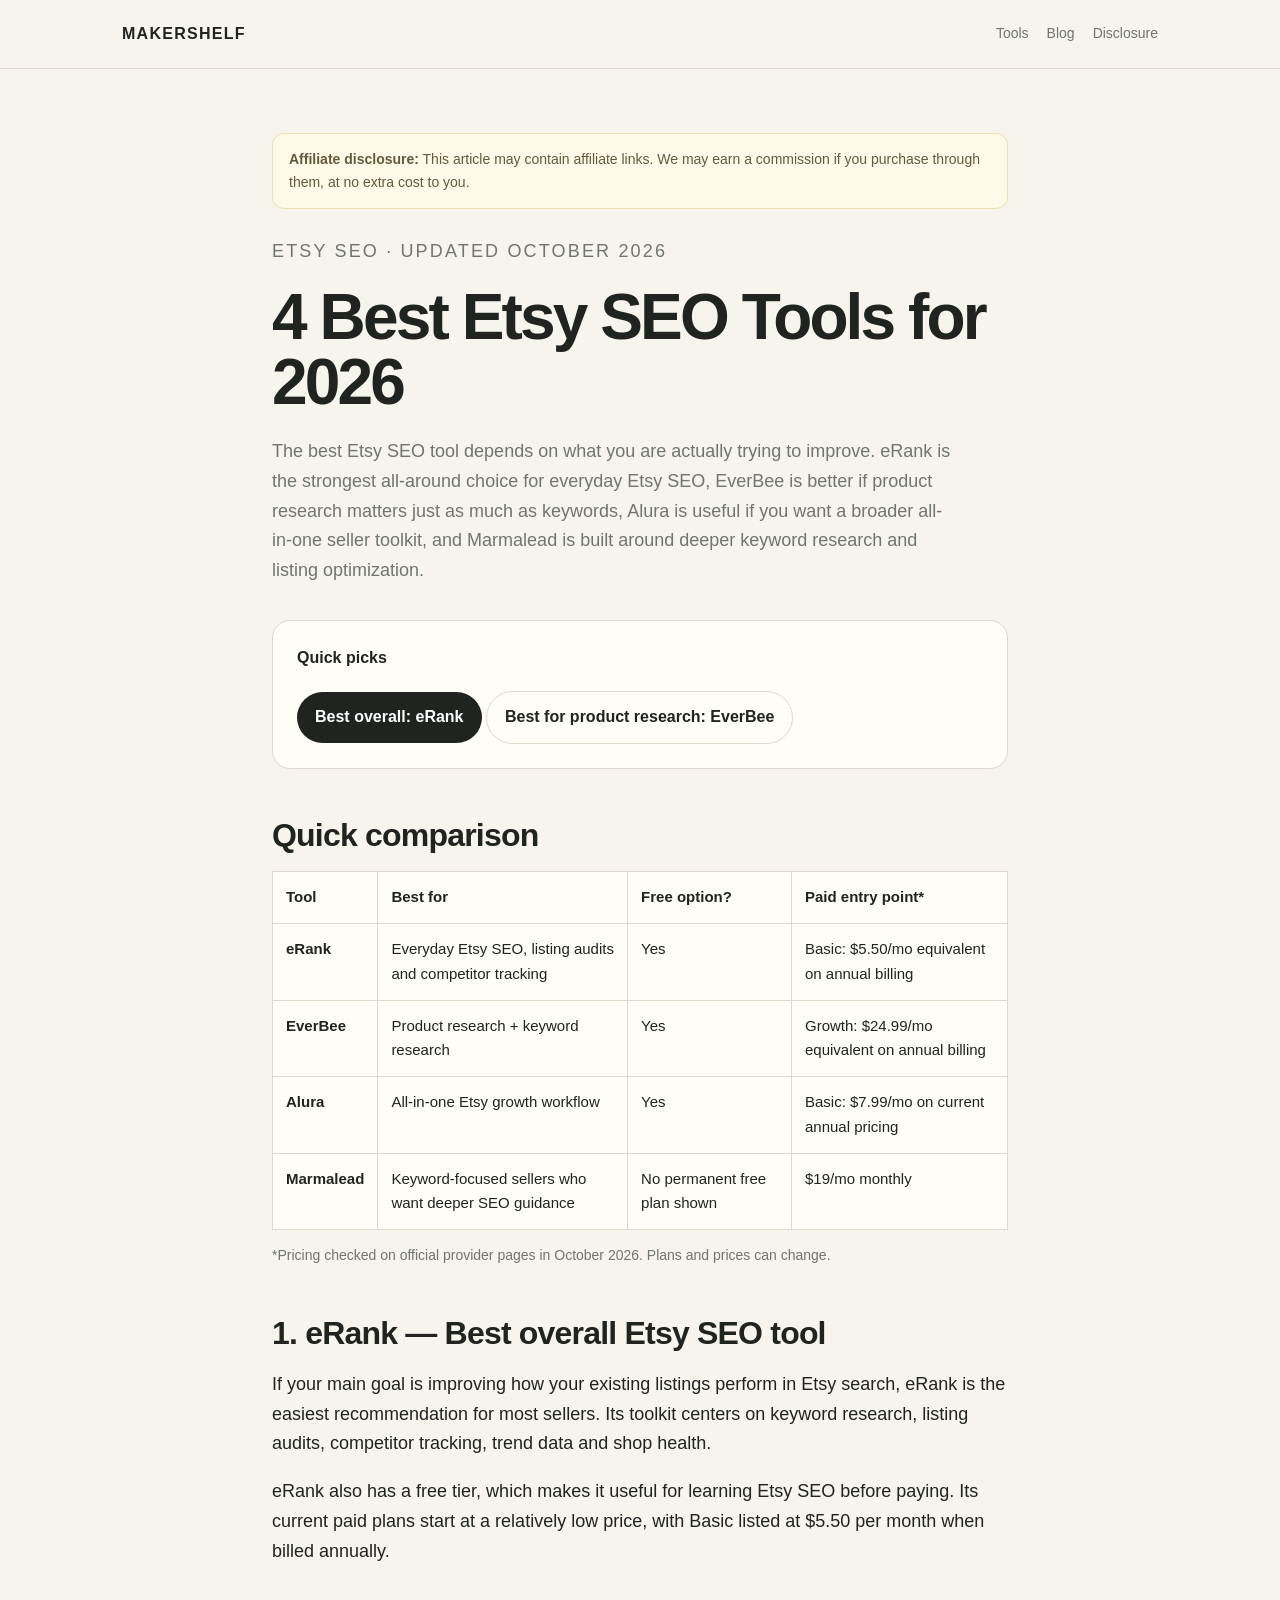
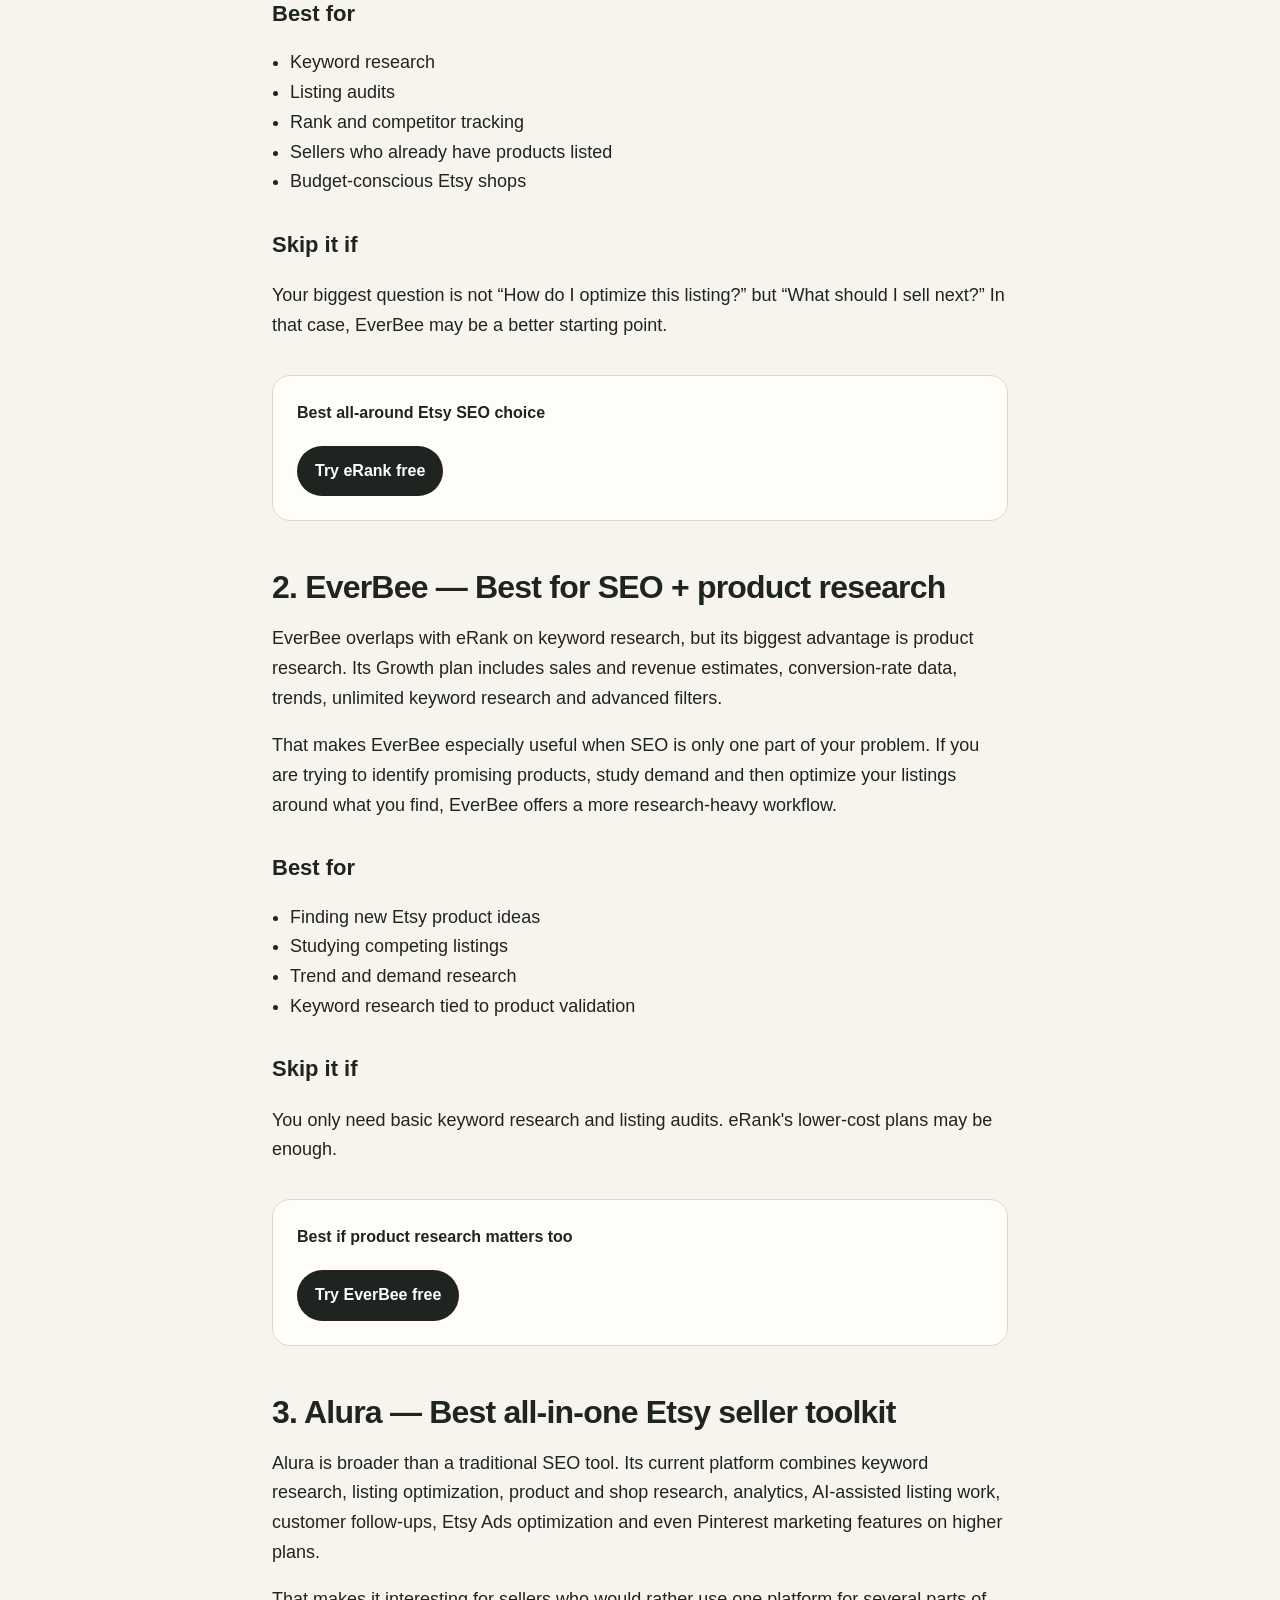
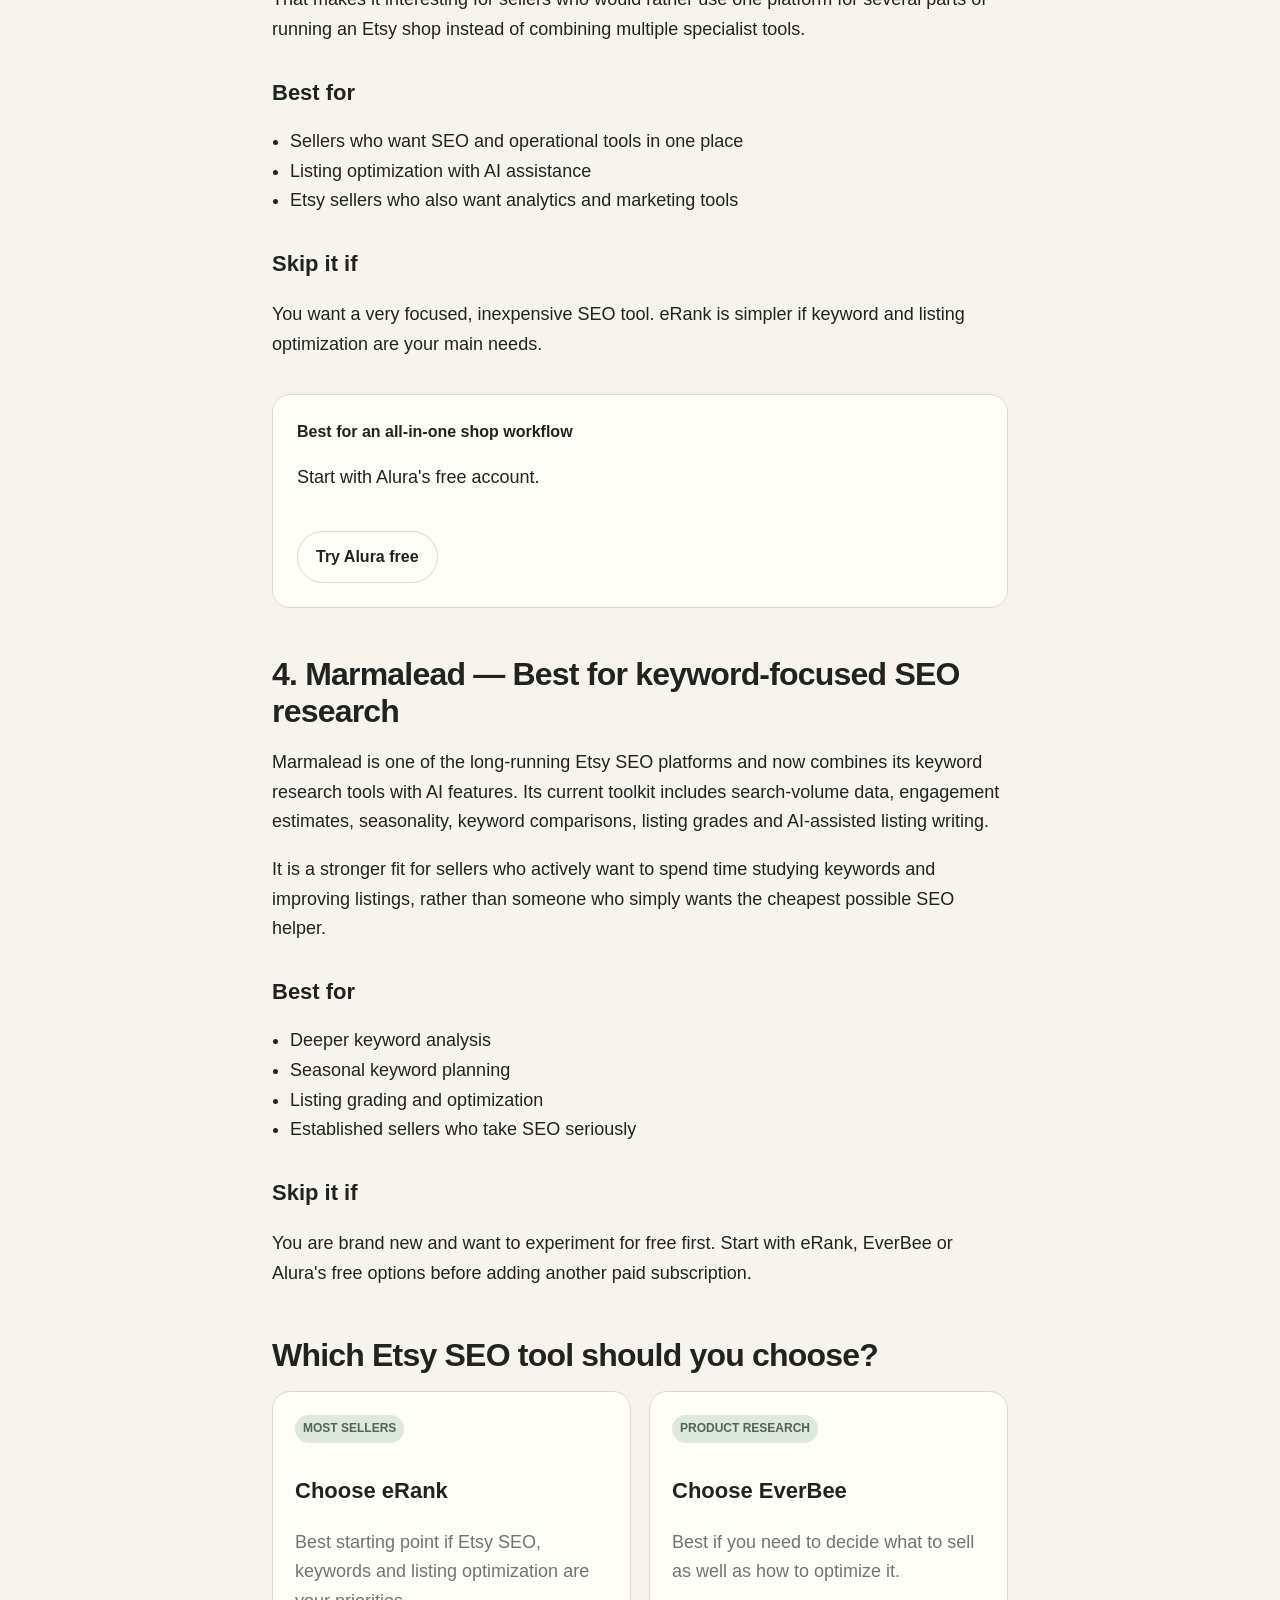
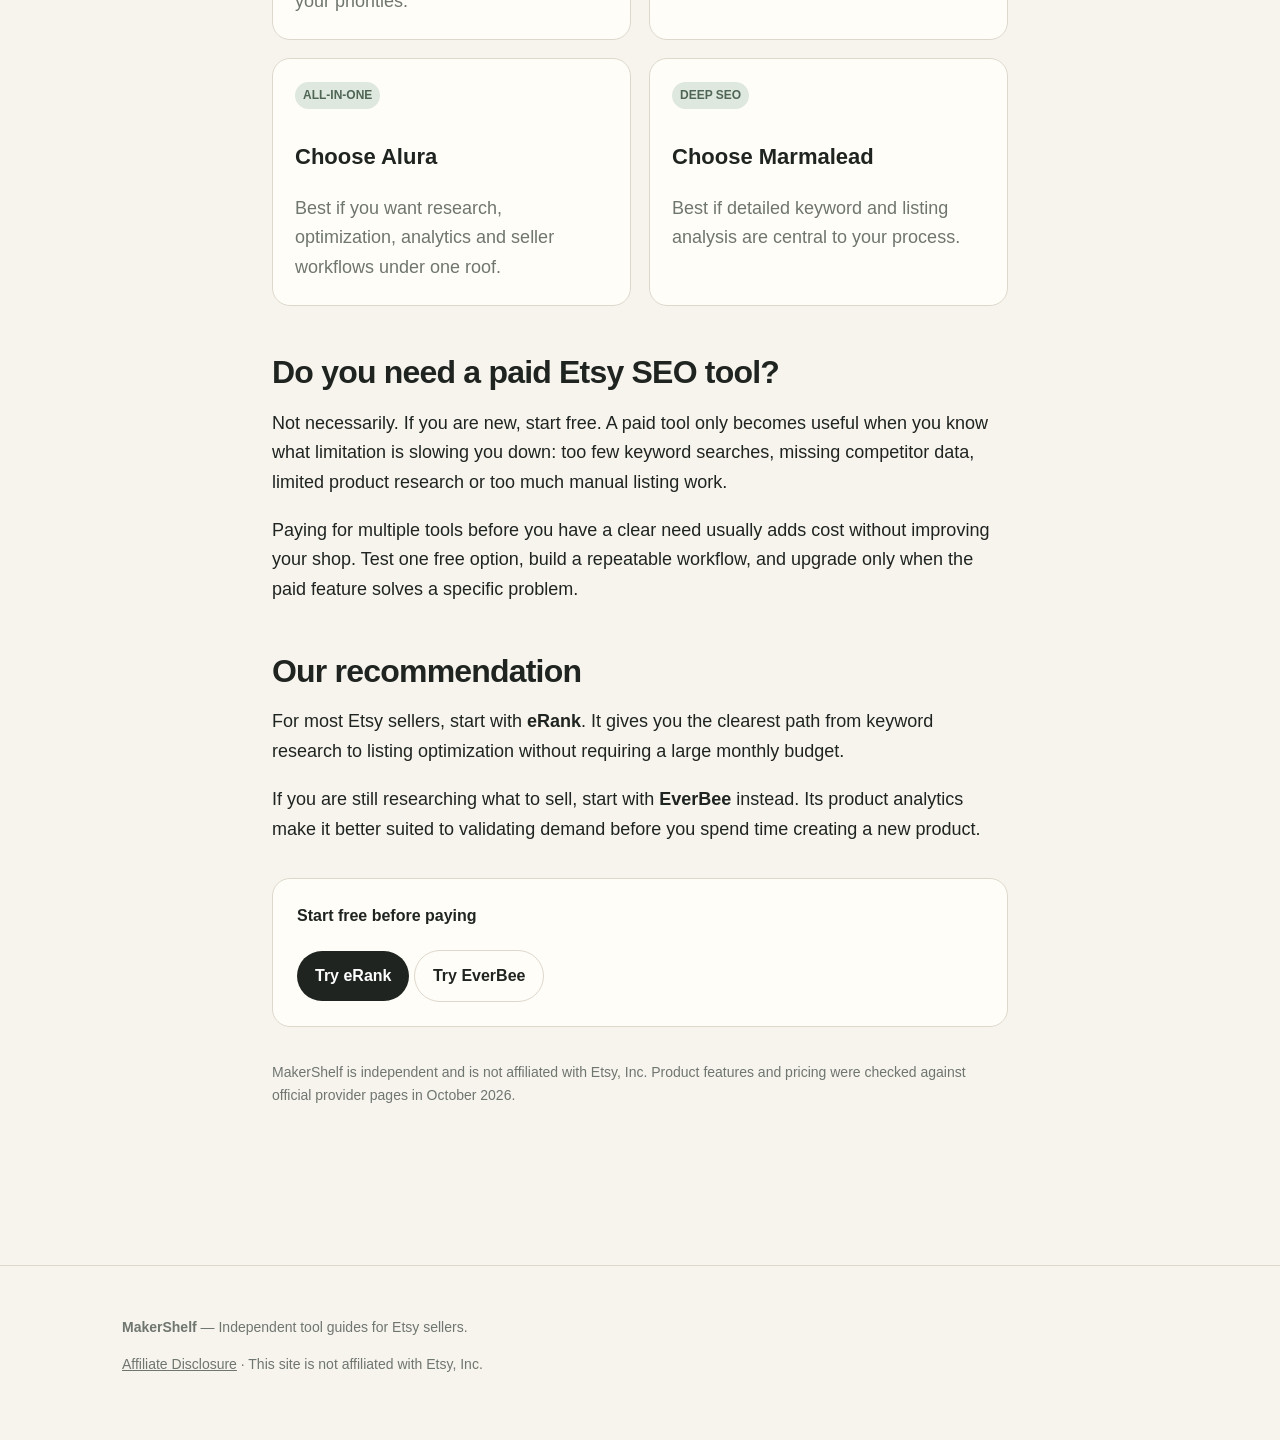
<file: blog/best-etsy-seo-tools-2026.html>
<!doctype html>
<html lang="en">
<head>
  <meta charset="utf-8">
  <meta name="viewport" content="width=device-width,initial-scale=1">
  <title>4 Best Etsy SEO Tools for 2026 (Free & Paid) — MakerShelf</title>
  <meta name="description" content="Compare the best Etsy SEO tools for 2026, including eRank, EverBee, Alura and Marmalead. See pricing, strengths, free options and who each tool is best for.">
  <link rel="stylesheet" href="../styles.css">
</head>
<body>

<header>
  <div class="wrap nav">
    <a class="brand" href="/makershelf-starter/">MAKERSHELF</a>
    <nav class="navlinks">
      <a href="/makershelf-starter/tools.html">Tools</a>
      <a href="/makershelf-starter/blog.html">Blog</a>
      <a href="/makershelf-starter/disclosure.html">Disclosure</a>
    </nav>
  </div>
</header>

<main class="article">

  <div class="notice">
    <strong>Affiliate disclosure:</strong>
    This article may contain affiliate links. We may earn a commission if you purchase through them, at no extra cost to you.
  </div>

  <p class="eyebrow" style="margin-top:28px">Etsy SEO · Updated October 2026</p>

  <h1>4 Best Etsy SEO Tools for 2026</h1>

  <p class="lead">
    The best Etsy SEO tool depends on what you are actually trying to improve.
    eRank is the strongest all-around choice for everyday Etsy SEO, EverBee is better if product research matters just as much as keywords,
    Alura is useful if you want a broader all-in-one seller toolkit, and Marmalead is built around deeper keyword research and listing optimization.
  </p>

  <div class="cta">
    <strong>Quick picks</strong><br>
    <a class="btn" href="https://erank.com?fpr=airi-725fc7">Best overall: eRank</a>
    <a class="btn secondary" href="https://www.everbee.io/?via=airi">Best for product research: EverBee</a>
  </div>

  <h2>Quick comparison</h2>

  <div class="table-wrap">
    <table class="comparison">
      <tr>
        <th>Tool</th>
        <th>Best for</th>
        <th>Free option?</th>
        <th>Paid entry point*</th>
      </tr>
      <tr>
        <td><strong>eRank</strong></td>
        <td>Everyday Etsy SEO, listing audits and competitor tracking</td>
        <td>Yes</td>
        <td>Basic: $5.50/mo equivalent on annual billing</td>
      </tr>
      <tr>
        <td><strong>EverBee</strong></td>
        <td>Product research + keyword research</td>
        <td>Yes</td>
        <td>Growth: $24.99/mo equivalent on annual billing</td>
      </tr>
      <tr>
        <td><strong>Alura</strong></td>
        <td>All-in-one Etsy growth workflow</td>
        <td>Yes</td>
        <td>Basic: $7.99/mo on current annual pricing</td>
      </tr>
      <tr>
        <td><strong>Marmalead</strong></td>
        <td>Keyword-focused sellers who want deeper SEO guidance</td>
        <td>No permanent free plan shown</td>
        <td>$19/mo monthly</td>
      </tr>
    </table>
  </div>

  <p class="meta">*Pricing checked on official provider pages in October 2026. Plans and prices can change.</p>

  <h2>1. eRank — Best overall Etsy SEO tool</h2>

  <p>
    If your main goal is improving how your existing listings perform in Etsy search, eRank is the easiest recommendation for most sellers.
    Its toolkit centers on keyword research, listing audits, competitor tracking, trend data and shop health.
  </p>

  <p>
    eRank also has a free tier, which makes it useful for learning Etsy SEO before paying.
    Its current paid plans start at a relatively low price, with Basic listed at $5.50 per month when billed annually.
  </p>

  <h3>Best for</h3>
  <ul class="clean">
    <li>Keyword research</li>
    <li>Listing audits</li>
    <li>Rank and competitor tracking</li>
    <li>Sellers who already have products listed</li>
    <li>Budget-conscious Etsy shops</li>
  </ul>

  <h3>Skip it if</h3>
  <p>
    Your biggest question is not “How do I optimize this listing?” but “What should I sell next?”
    In that case, EverBee may be a better starting point.
  </p>

  <div class="cta">
    <strong>Best all-around Etsy SEO choice</strong><br>
    <a class="btn" href="https://erank.com?fpr=airi-725fc7">Try eRank free</a>
  </div>

  <h2>2. EverBee — Best for SEO + product research</h2>

  <p>
    EverBee overlaps with eRank on keyword research, but its biggest advantage is product research.
    Its Growth plan includes sales and revenue estimates, conversion-rate data, trends, unlimited keyword research and advanced filters.
  </p>

  <p>
    That makes EverBee especially useful when SEO is only one part of your problem.
    If you are trying to identify promising products, study demand and then optimize your listings around what you find,
    EverBee offers a more research-heavy workflow.
  </p>

  <h3>Best for</h3>
  <ul class="clean">
    <li>Finding new Etsy product ideas</li>
    <li>Studying competing listings</li>
    <li>Trend and demand research</li>
    <li>Keyword research tied to product validation</li>
  </ul>

  <h3>Skip it if</h3>
  <p>
    You only need basic keyword research and listing audits.
    eRank's lower-cost plans may be enough.
  </p>

  <div class="cta">
    <strong>Best if product research matters too</strong><br>
    <a class="btn" href="https://www.everbee.io/?via=airi">Try EverBee free</a>
  </div>

  <h2>3. Alura — Best all-in-one Etsy seller toolkit</h2>

  <p>
    Alura is broader than a traditional SEO tool. Its current platform combines keyword research,
    listing optimization, product and shop research, analytics, AI-assisted listing work,
    customer follow-ups, Etsy Ads optimization and even Pinterest marketing features on higher plans.
  </p>

  <p>
    That makes it interesting for sellers who would rather use one platform for several parts of running an Etsy shop
    instead of combining multiple specialist tools.
  </p>

  <h3>Best for</h3>
  <ul class="clean">
    <li>Sellers who want SEO and operational tools in one place</li>
    <li>Listing optimization with AI assistance</li>
    <li>Etsy sellers who also want analytics and marketing tools</li>
  </ul>

  <h3>Skip it if</h3>
  <p>
    You want a very focused, inexpensive SEO tool.
    eRank is simpler if keyword and listing optimization are your main needs.
  </p>

  <div class="cta"><strong>Best for an all-in-one shop workflow</strong><p>Start with Alura's free account.</p><a class="btn secondary" href="https://www.alura.io?via=airi">Try Alura free</a></div><h2>4. Marmalead — Best for keyword-focused SEO research</h2>

  <p>
    Marmalead is one of the long-running Etsy SEO platforms and now combines its keyword research tools with AI features.
    Its current toolkit includes search-volume data, engagement estimates, seasonality,
    keyword comparisons, listing grades and AI-assisted listing writing.
  </p>

  <p>
    It is a stronger fit for sellers who actively want to spend time studying keywords and improving listings,
    rather than someone who simply wants the cheapest possible SEO helper.
  </p>

  <h3>Best for</h3>
  <ul class="clean">
    <li>Deeper keyword analysis</li>
    <li>Seasonal keyword planning</li>
    <li>Listing grading and optimization</li>
    <li>Established sellers who take SEO seriously</li>
  </ul>

  <h3>Skip it if</h3>
  <p>
    You are brand new and want to experiment for free first.
    Start with eRank, EverBee or Alura's free options before adding another paid subscription.
  </p>

  <h2>Which Etsy SEO tool should you choose?</h2>

  <div class="grid" style="grid-template-columns:1fr 1fr">
    <div class="card">
      <span class="badge">MOST SELLERS</span>
      <h3>Choose eRank</h3>
      <p>Best starting point if Etsy SEO, keywords and listing optimization are your priorities.</p>
    </div>
    <div class="card">
      <span class="badge">PRODUCT RESEARCH</span>
      <h3>Choose EverBee</h3>
      <p>Best if you need to decide what to sell as well as how to optimize it.</p>
    </div>
    <div class="card">
      <span class="badge">ALL-IN-ONE</span>
      <h3>Choose Alura</h3>
      <p>Best if you want research, optimization, analytics and seller workflows under one roof.</p>
    </div>
    <div class="card">
      <span class="badge">DEEP SEO</span>
      <h3>Choose Marmalead</h3>
      <p>Best if detailed keyword and listing analysis are central to your process.</p>
    </div>
  </div>

  <h2>Do you need a paid Etsy SEO tool?</h2>

  <p>
    Not necessarily. If you are new, start free.
    A paid tool only becomes useful when you know what limitation is slowing you down:
    too few keyword searches, missing competitor data, limited product research or too much manual listing work.
  </p>

  <p>
    Paying for multiple tools before you have a clear need usually adds cost without improving your shop.
    Test one free option, build a repeatable workflow, and upgrade only when the paid feature solves a specific problem.
  </p>

  <h2>Our recommendation</h2>

  <p>
    For most Etsy sellers, start with <strong>eRank</strong>.
    It gives you the clearest path from keyword research to listing optimization without requiring a large monthly budget.
  </p>

  <p>
    If you are still researching what to sell, start with <strong>EverBee</strong> instead.
    Its product analytics make it better suited to validating demand before you spend time creating a new product.
  </p>

  <div class="cta">
    <strong>Start free before paying</strong><br>
    <a class="btn" href="https://erank.com?fpr=airi-725fc7">Try eRank</a>
    <a class="btn secondary" href="https://www.everbee.io/?via=airi">Try EverBee</a>
  </div>

  <p class="meta">
    MakerShelf is independent and is not affiliated with Etsy, Inc.
    Product features and pricing were checked against official provider pages in October 2026.
  </p>

</main>

<footer>
  <div class="wrap">
    <p><strong>MakerShelf</strong> — Independent tool guides for Etsy sellers.</p>
    <p><a href="/makershelf-starter/disclosure.html">Affiliate Disclosure</a> · This site is not affiliated with Etsy, Inc.</p>
  </div>
</footer>

</body>
</html>
</file>
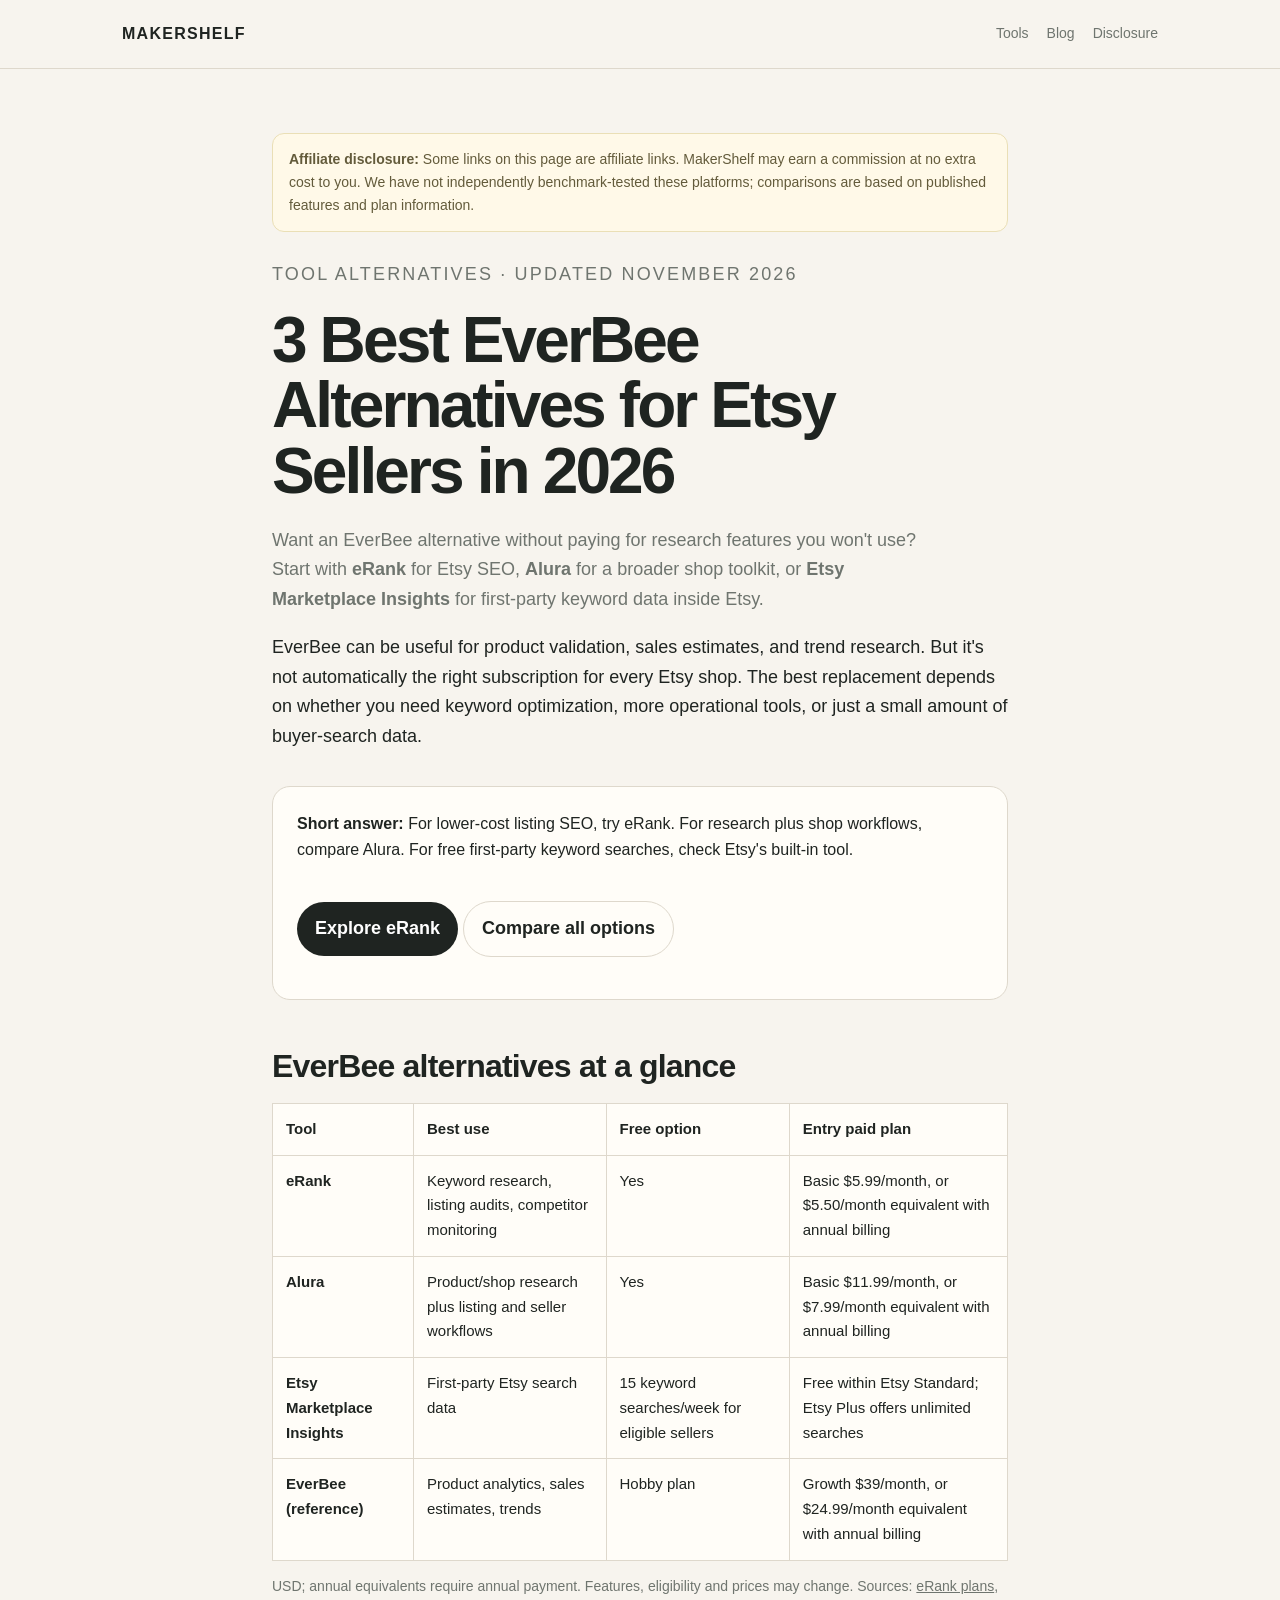
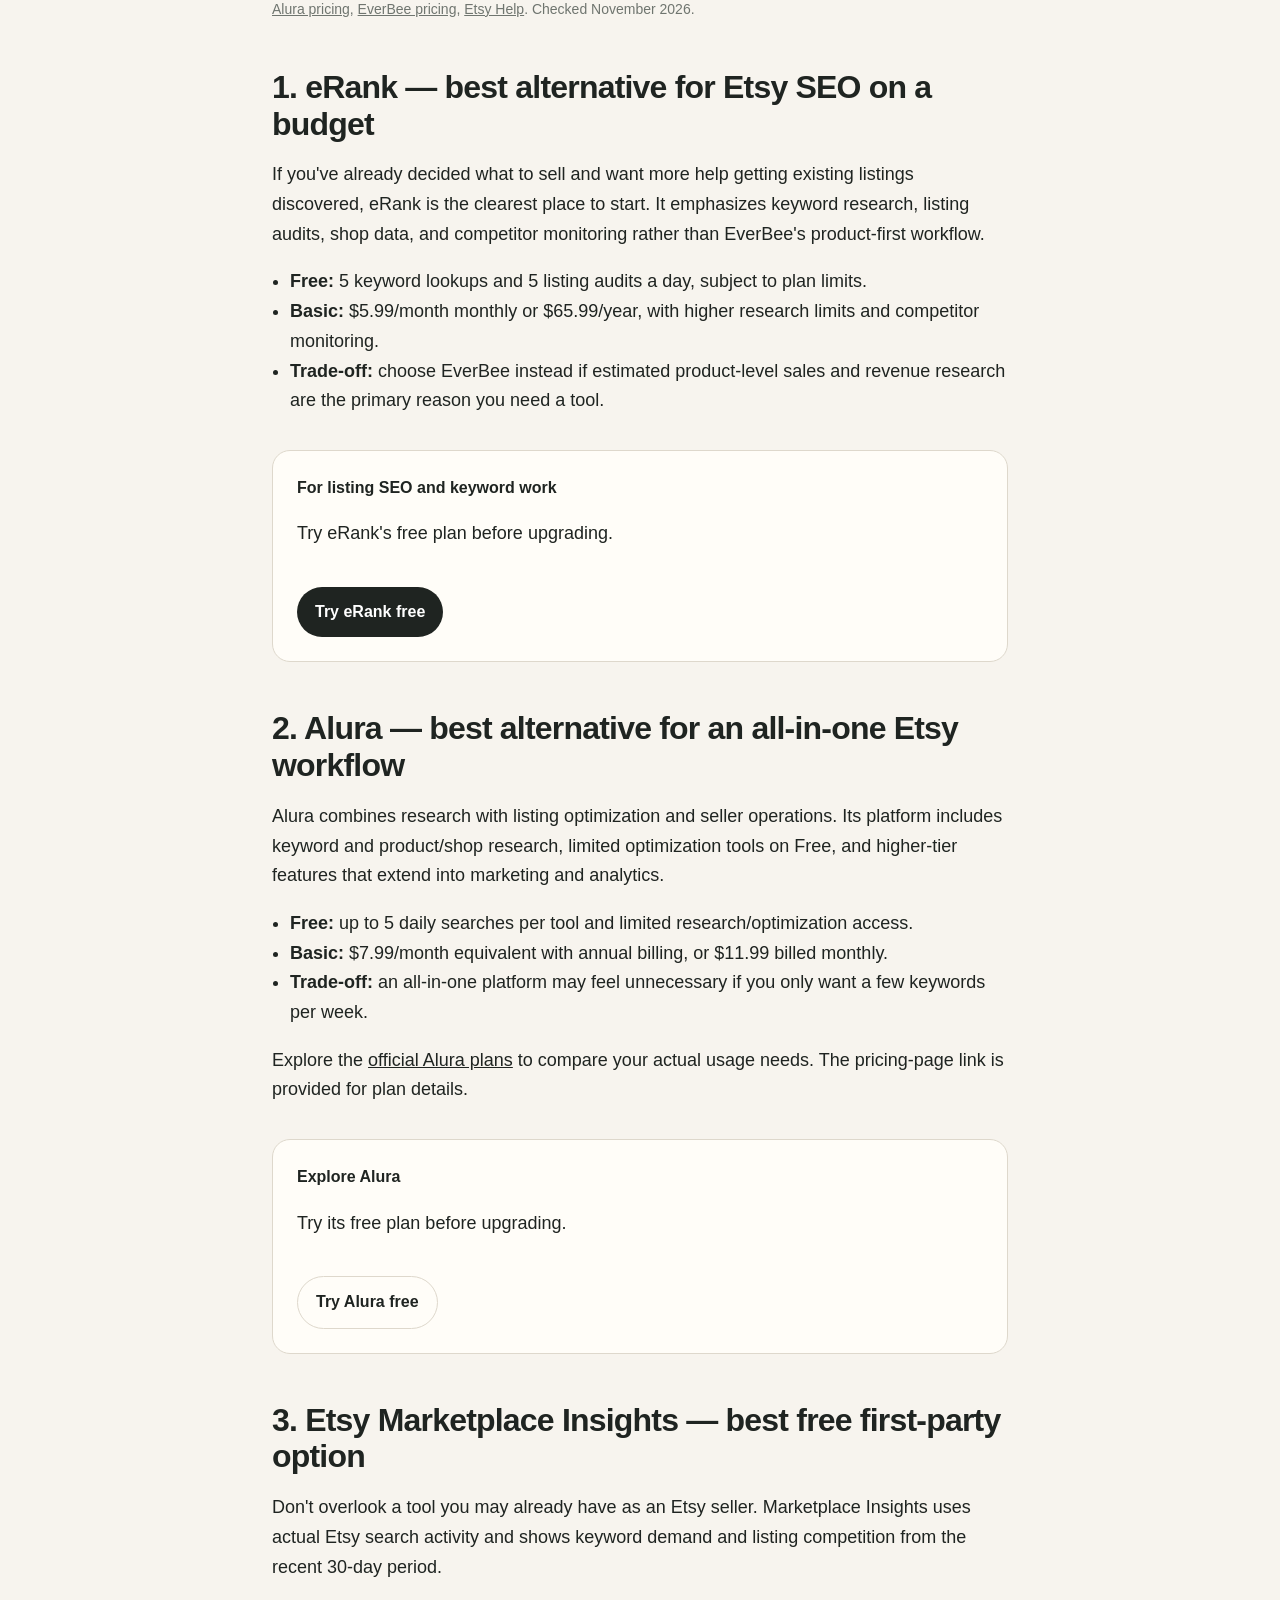
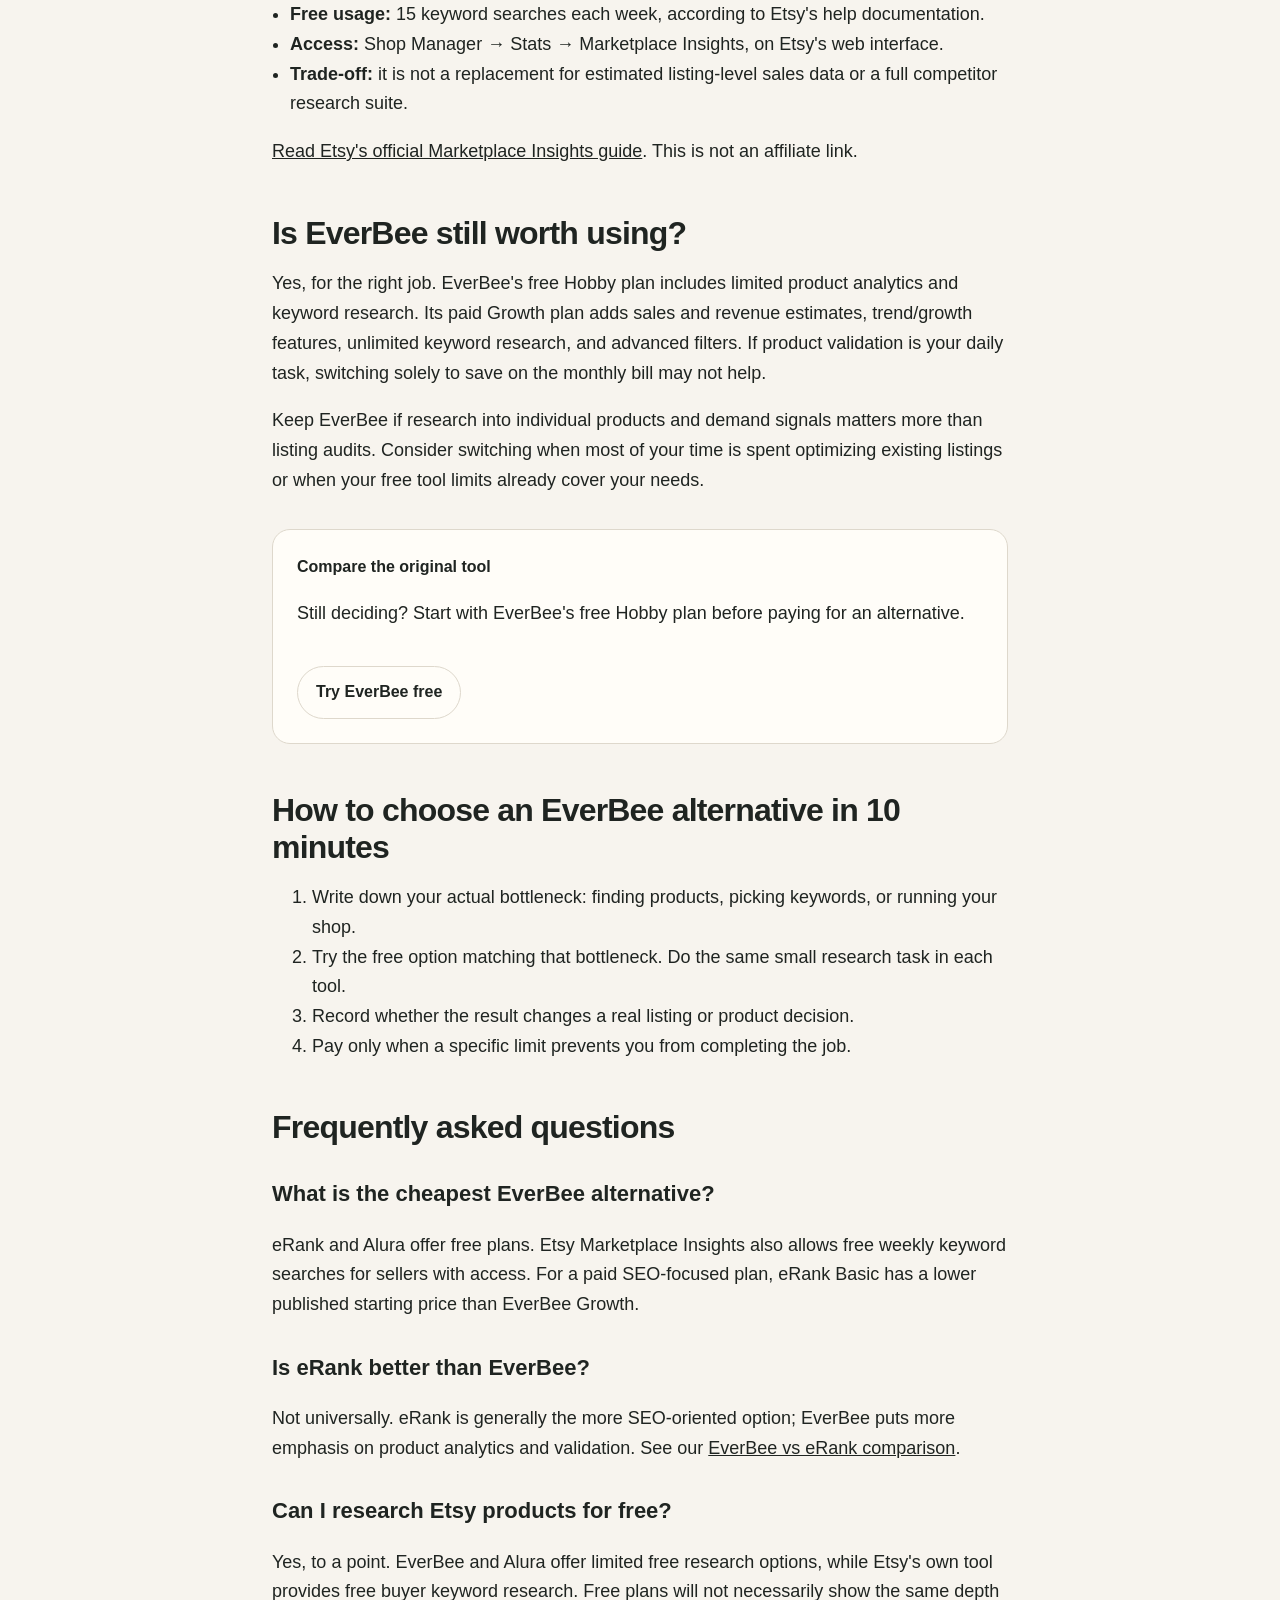
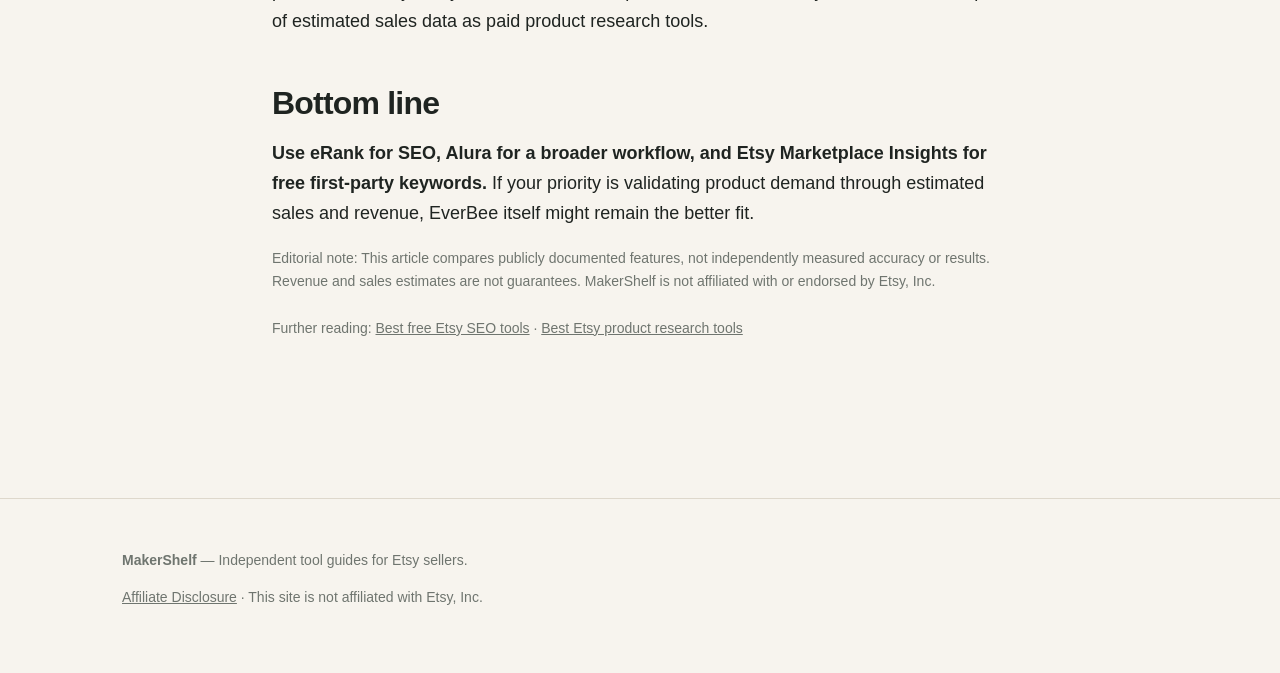
<file: blog/best-everbee-alternatives-2026.html>
<!doctype html>
<html lang="en"><head><meta charset="utf-8"><meta name="viewport" content="width=device-width, initial-scale=1">
<title>3 Best EverBee Alternatives for Etsy Sellers (2026) — MakerShelf</title>
<meta name="description" content="Looking for an EverBee alternative? Compare eRank, Alura and Etsy Marketplace Insights: free plans, pricing, SEO features and which tool fits your shop.">
<link rel="canonical" href="https://atoi-glitch.github.io/makershelf-starter/blog/best-everbee-alternatives-2026.html">
<link rel="stylesheet" href="../styles.css"></head>
<body><header><div class="wrap nav"><a class="brand" href="/makershelf-starter/">MAKERSHELF</a><nav class="navlinks"><a href="/makershelf-starter/tools.html">Tools</a><a href="/makershelf-starter/blog.html">Blog</a><a href="/makershelf-starter/disclosure.html">Disclosure</a></nav></div></header>
<main class="article">
<div class="notice"><strong>Affiliate disclosure:</strong> Some links on this page are affiliate links. MakerShelf may earn a commission at no extra cost to you. We have not independently benchmark-tested these platforms; comparisons are based on published features and plan information.</div>
<p class="eyebrow" style="margin-top:28px">Tool alternatives · Updated November 2026</p>
<h1>3 Best EverBee Alternatives for Etsy Sellers in 2026</h1>
<p class="lead">Want an EverBee alternative without paying for research features you won't use? Start with <strong>eRank</strong> for Etsy SEO, <strong>Alura</strong> for a broader shop toolkit, or <strong>Etsy Marketplace Insights</strong> for first-party keyword data inside Etsy.</p>
<p>EverBee can be useful for product validation, sales estimates, and trend research. But it's not automatically the right subscription for every Etsy shop. The best replacement depends on whether you need keyword optimization, more operational tools, or just a small amount of buyer-search data.</p>
<div class="cta"><strong>Short answer:</strong> For lower-cost listing SEO, try eRank. For research plus shop workflows, compare Alura. For free first-party keyword searches, check Etsy's built-in tool.<p><a class="btn" href="https://erank.com?fpr=airi-725fc7">Explore eRank</a> <a class="btn secondary" href="#comparison">Compare all options</a></p></div>
<h2 id="comparison">EverBee alternatives at a glance</h2>
<div class="table-wrap"><table class="comparison">
<tr><th>Tool</th><th>Best use</th><th>Free option</th><th>Entry paid plan</th></tr>
<tr><td><strong>eRank</strong></td><td>Keyword research, listing audits, competitor monitoring</td><td>Yes</td><td>Basic $5.99/month, or $5.50/month equivalent with annual billing</td></tr>
<tr><td><strong>Alura</strong></td><td>Product/shop research plus listing and seller workflows</td><td>Yes</td><td>Basic $11.99/month, or $7.99/month equivalent with annual billing</td></tr>
<tr><td><strong>Etsy Marketplace Insights</strong></td><td>First-party Etsy search data</td><td>15 keyword searches/week for eligible sellers</td><td>Free within Etsy Standard; Etsy Plus offers unlimited searches</td></tr>
<tr><td><strong>EverBee (reference)</strong></td><td>Product analytics, sales estimates, trends</td><td>Hobby plan</td><td>Growth $39/month, or $24.99/month equivalent with annual billing</td></tr>
</table></div>
<p class="meta">USD; annual equivalents require annual payment. Features, eligibility and prices may change. Sources: <a href="https://erank.com/plans">eRank plans</a>, <a href="https://www.alura.io/pricing">Alura pricing</a>, <a href="https://www.everbee.io/pricing">EverBee pricing</a>, <a href="https://help.etsy.com/hc/en-us/articles/35122361353239-How-Do-I-Use-Etsy-s-Marketplace-Insights-Tool">Etsy Help</a>. Checked November 2026.</p>
<h2>1. eRank — best alternative for Etsy SEO on a budget</h2>
<p>If you've already decided what to sell and want more help getting existing listings discovered, eRank is the clearest place to start. It emphasizes keyword research, listing audits, shop data, and competitor monitoring rather than EverBee's product-first workflow.</p>
<ul class="clean"><li><strong>Free:</strong> 5 keyword lookups and 5 listing audits a day, subject to plan limits.</li><li><strong>Basic:</strong> $5.99/month monthly or $65.99/year, with higher research limits and competitor monitoring.</li><li><strong>Trade-off:</strong> choose EverBee instead if estimated product-level sales and revenue research are the primary reason you need a tool.</li></ul>
<div class="cta"><strong>For listing SEO and keyword work</strong><p>Try eRank's free plan before upgrading.</p><a class="btn" href="https://erank.com?fpr=airi-725fc7">Try eRank free</a></div>
<h2>2. Alura — best alternative for an all-in-one Etsy workflow</h2>
<p>Alura combines research with listing optimization and seller operations. Its platform includes keyword and product/shop research, limited optimization tools on Free, and higher-tier features that extend into marketing and analytics.</p>
<ul class="clean"><li><strong>Free:</strong> up to 5 daily searches per tool and limited research/optimization access.</li><li><strong>Basic:</strong> $7.99/month equivalent with annual billing, or $11.99 billed monthly.</li><li><strong>Trade-off:</strong> an all-in-one platform may feel unnecessary if you only want a few keywords per week.</li></ul>
<p>Explore the <a href="https://www.alura.io/pricing">official Alura plans</a> to compare your actual usage needs. The pricing-page link is provided for plan details.</p><div class="cta"><strong>Explore Alura</strong><p>Try its free plan before upgrading.</p><a class="btn secondary" href="https://www.alura.io?via=airi">Try Alura free</a></div>
<h2>3. Etsy Marketplace Insights — best free first-party option</h2>
<p>Don't overlook a tool you may already have as an Etsy seller. Marketplace Insights uses actual Etsy search activity and shows keyword demand and listing competition from the recent 30-day period.</p>
<ul class="clean"><li><strong>Free usage:</strong> 15 keyword searches each week, according to Etsy's help documentation.</li><li><strong>Access:</strong> Shop Manager → Stats → Marketplace Insights, on Etsy's web interface.</li><li><strong>Trade-off:</strong> it is not a replacement for estimated listing-level sales data or a full competitor research suite.</li></ul>
<p><a href="https://help.etsy.com/hc/en-us/articles/35122361353239-How-Do-I-Use-Etsy-s-Marketplace-Insights-Tool">Read Etsy's official Marketplace Insights guide</a>. This is not an affiliate link.</p>
<h2>Is EverBee still worth using?</h2>
<p>Yes, for the right job. EverBee's free Hobby plan includes limited product analytics and keyword research. Its paid Growth plan adds sales and revenue estimates, trend/growth features, unlimited keyword research, and advanced filters. If product validation is your daily task, switching solely to save on the monthly bill may not help.</p>
<p>Keep EverBee if research into individual products and demand signals matters more than listing audits. Consider switching when most of your time is spent optimizing existing listings or when your free tool limits already cover your needs.</p>
<div class="cta"><strong>Compare the original tool</strong><p>Still deciding? Start with EverBee's free Hobby plan before paying for an alternative.</p><a class="btn secondary" href="https://www.everbee.io/?via=airi">Try EverBee free</a></div>
<h2>How to choose an EverBee alternative in 10 minutes</h2>
<ol><li>Write down your actual bottleneck: finding products, picking keywords, or running your shop.</li><li>Try the free option matching that bottleneck. Do the same small research task in each tool.</li><li>Record whether the result changes a real listing or product decision.</li><li>Pay only when a specific limit prevents you from completing the job.</li></ol>
<h2>Frequently asked questions</h2>
<h3>What is the cheapest EverBee alternative?</h3><p>eRank and Alura offer free plans. Etsy Marketplace Insights also allows free weekly keyword searches for sellers with access. For a paid SEO-focused plan, eRank Basic has a lower published starting price than EverBee Growth.</p>
<h3>Is eRank better than EverBee?</h3><p>Not universally. eRank is generally the more SEO-oriented option; EverBee puts more emphasis on product analytics and validation. See our <a href="everbee-vs-erank.html">EverBee vs eRank comparison</a>.</p>
<h3>Can I research Etsy products for free?</h3><p>Yes, to a point. EverBee and Alura offer limited free research options, while Etsy's own tool provides free buyer keyword research. Free plans will not necessarily show the same depth of estimated sales data as paid product research tools.</p>
<h2>Bottom line</h2><p><strong>Use eRank for SEO, Alura for a broader workflow, and Etsy Marketplace Insights for free first-party keywords.</strong> If your priority is validating product demand through estimated sales and revenue, EverBee itself might remain the better fit.</p>
<p class="meta">Editorial note: This article compares publicly documented features, not independently measured accuracy or results. Revenue and sales estimates are not guarantees. MakerShelf is not affiliated with or endorsed by Etsy, Inc.</p>
<p class="meta">Further reading: <a href="best-free-etsy-seo-tools-2026.html">Best free Etsy SEO tools</a> · <a href="best-etsy-product-research-tools-2026.html">Best Etsy product research tools</a></p>
</main><footer><div class="wrap"><p><strong>MakerShelf</strong> — Independent tool guides for Etsy sellers.</p><p><a href="/makershelf-starter/disclosure.html">Affiliate Disclosure</a> · This site is not affiliated with Etsy, Inc.</p></div></footer></body></html>
</file>
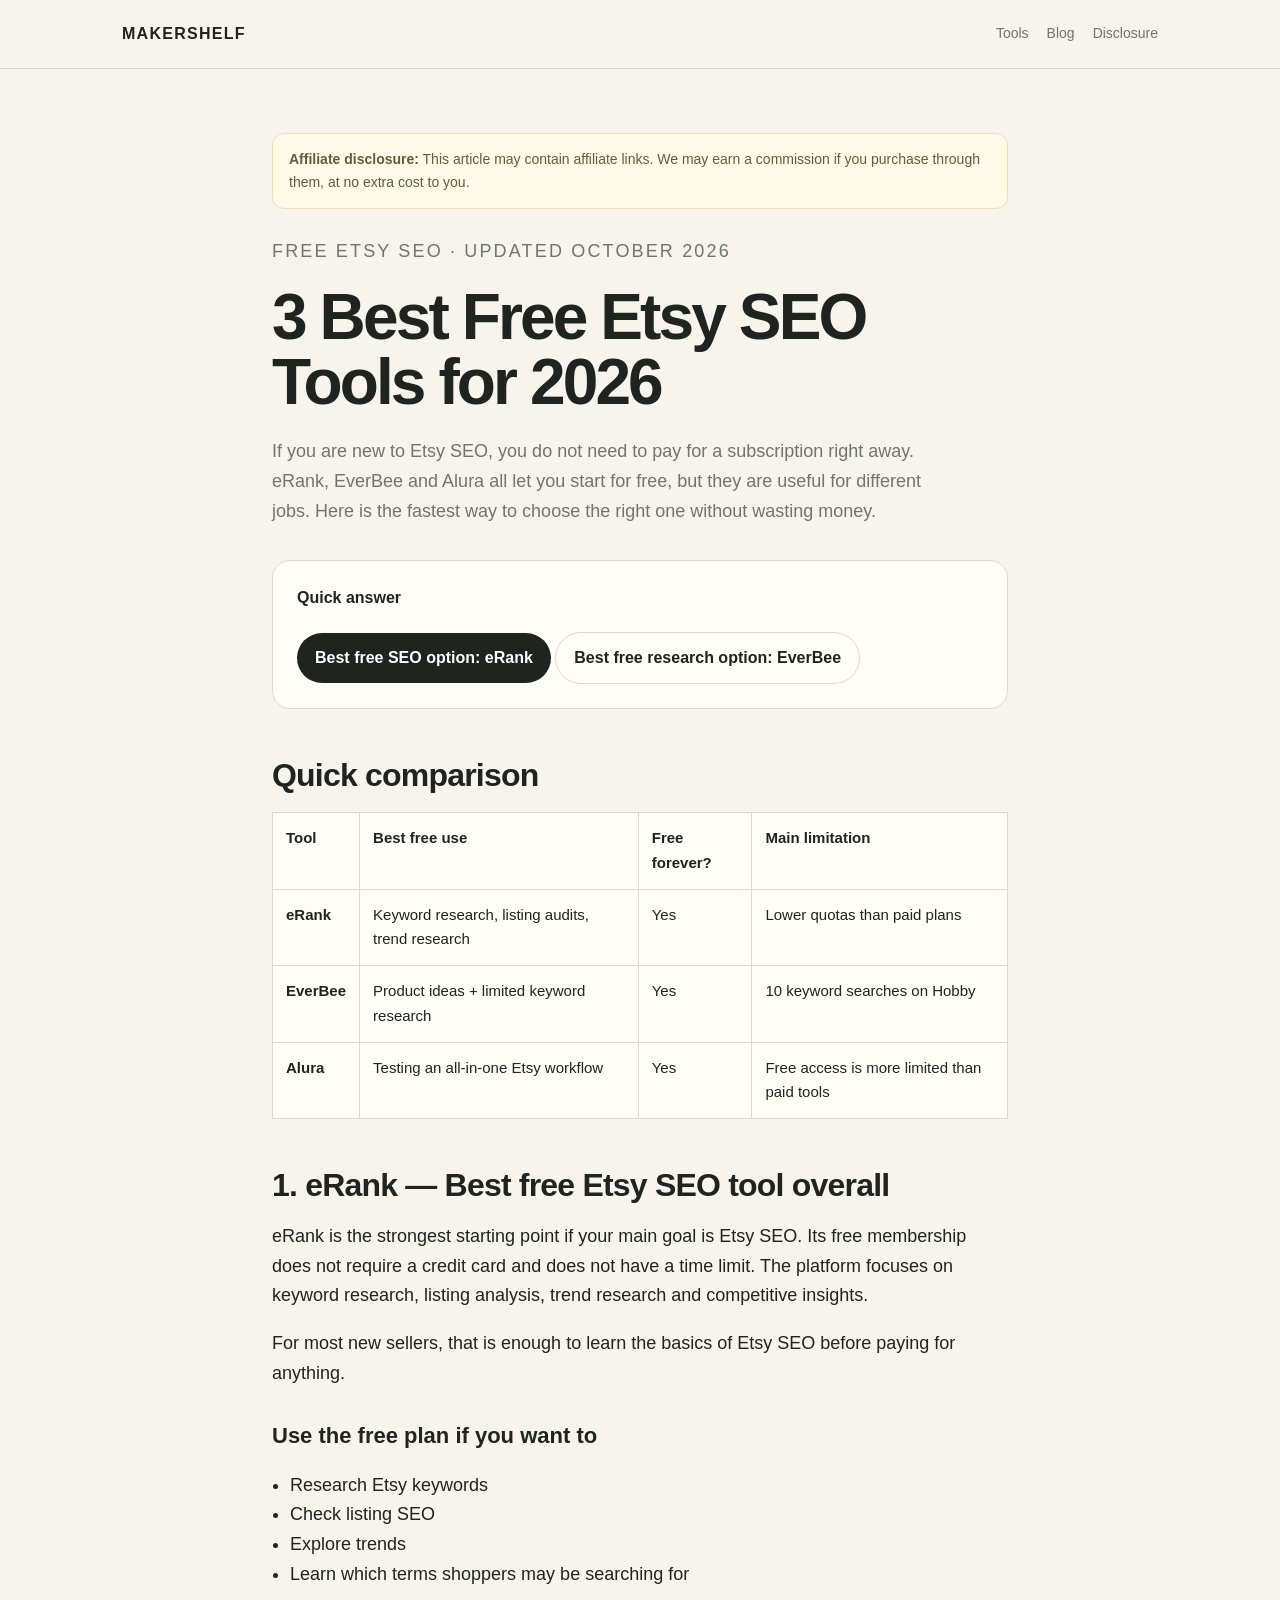
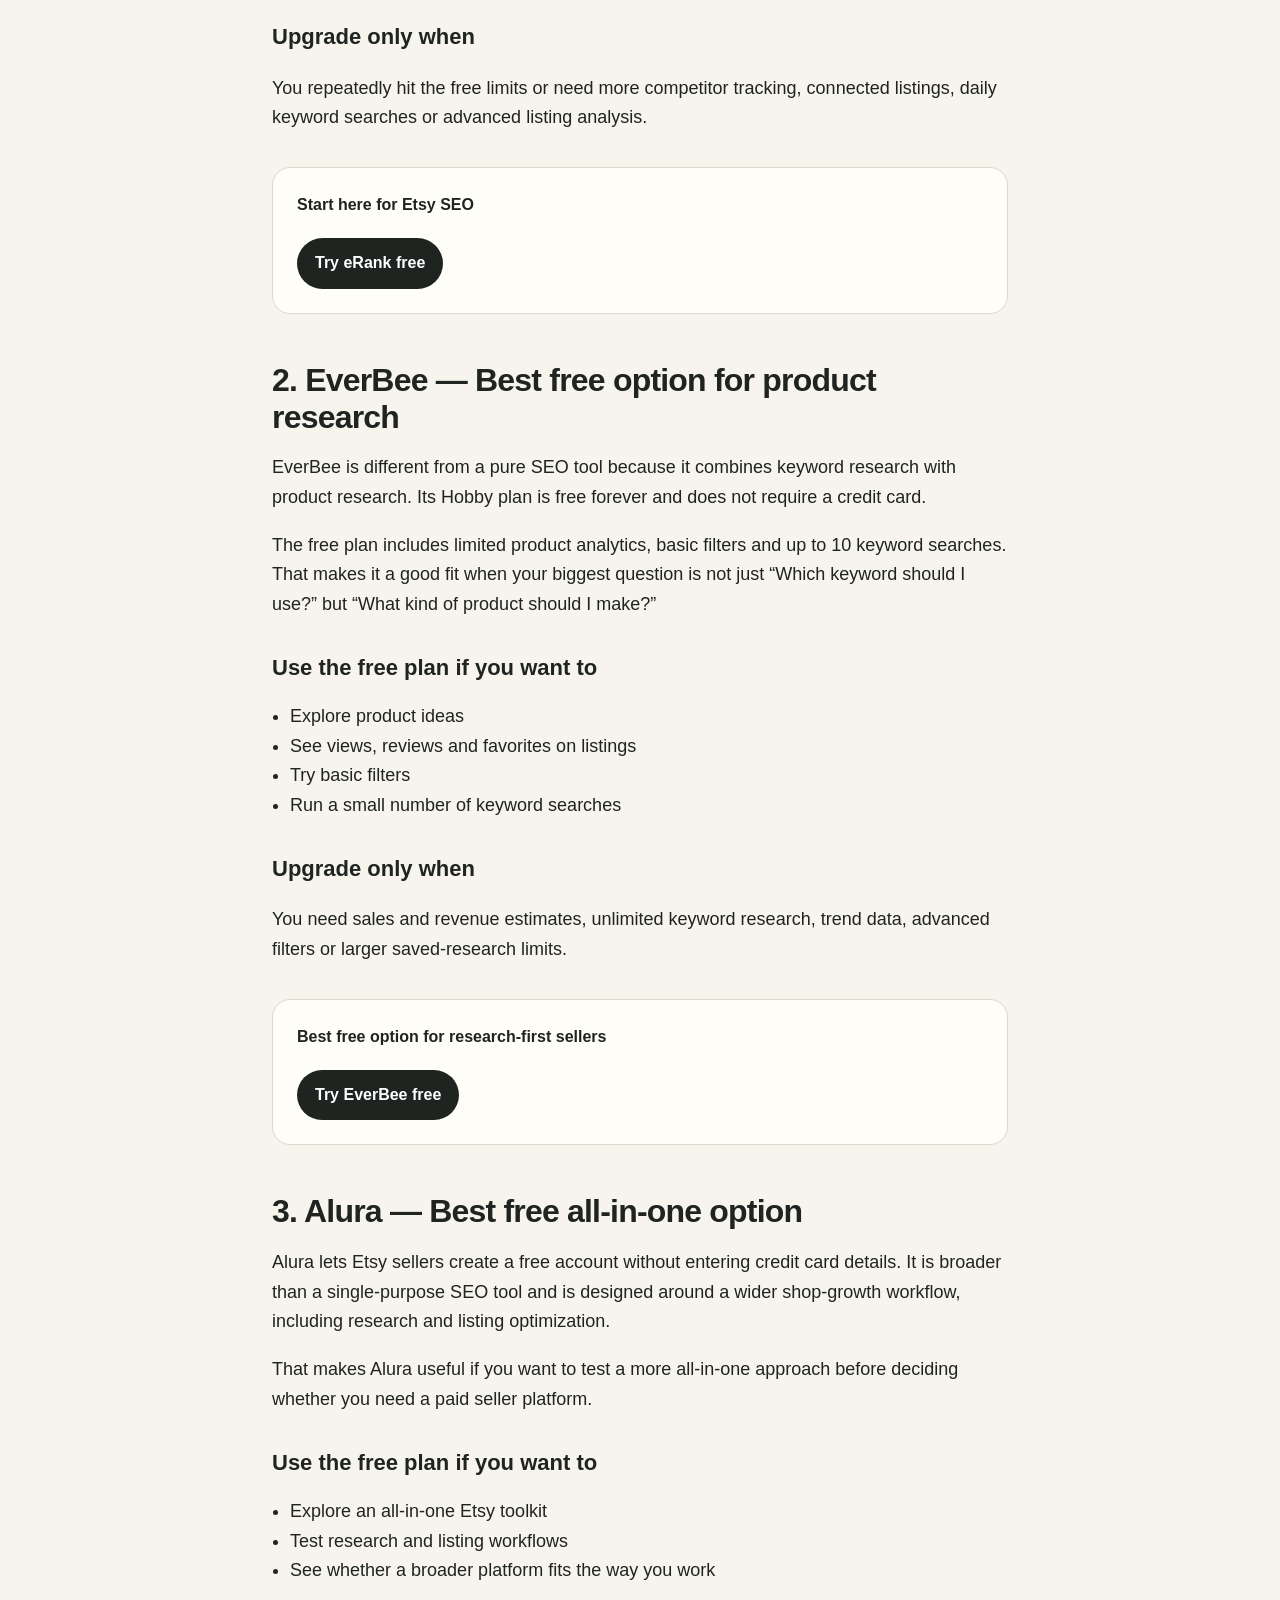
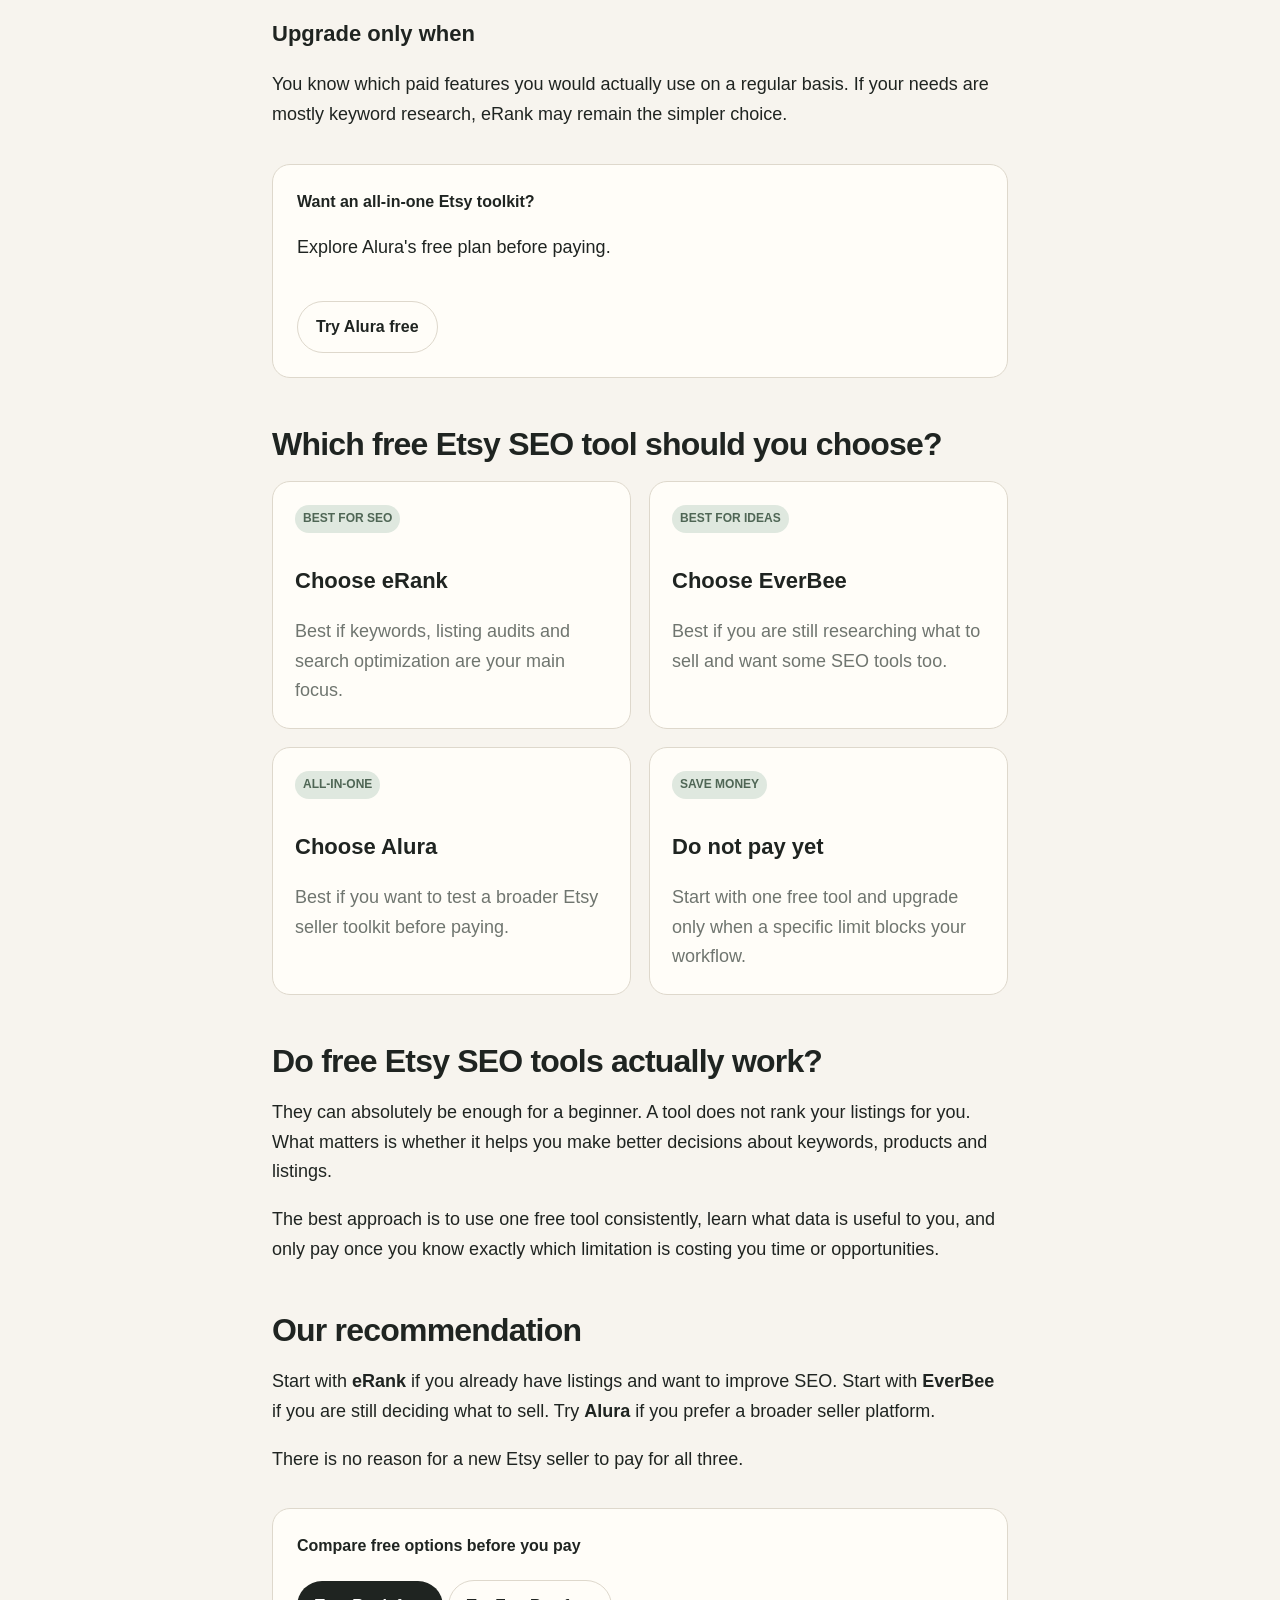
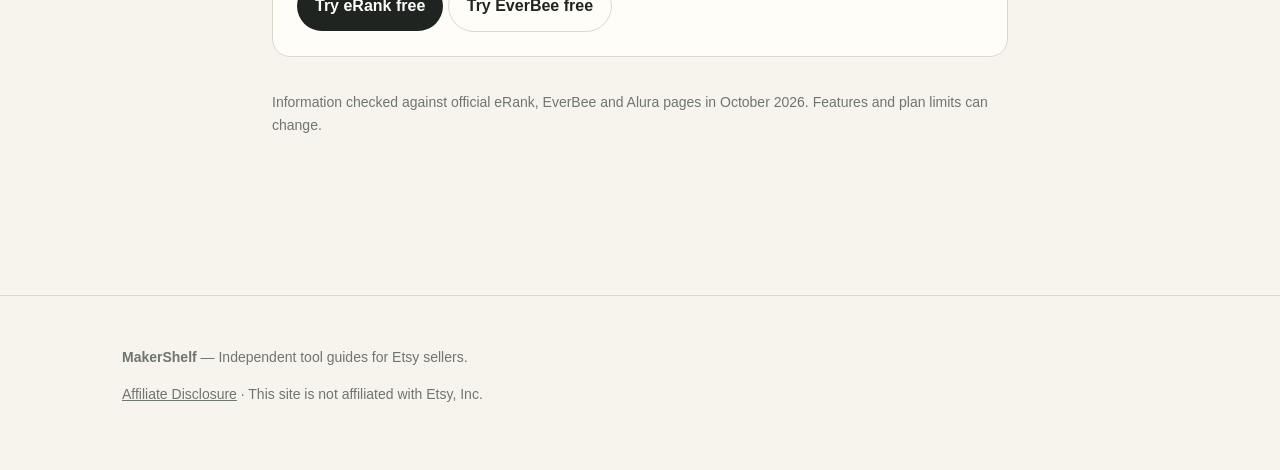
<file: blog/best-free-etsy-seo-tools-2026.html>
<!doctype html>
<html lang="en">
<head>
  <meta charset="utf-8">
  <meta name="viewport" content="width=device-width,initial-scale=1">
  <title>3 Best Free Etsy SEO Tools for 2026 — MakerShelf</title>
  <meta name="description" content="Compare the best free Etsy SEO tools for 2026. See what eRank, EverBee and Alura let you do for free, where the limits are, and which tool fits your shop best.">
  <link rel="stylesheet" href="../styles.css">
</head>
<body>
<header><div class="wrap nav">
<a class="brand" href="/makershelf-starter/">MAKERSHELF</a>
<nav class="navlinks">
<a href="/makershelf-starter/tools.html">Tools</a>
<a href="/makershelf-starter/blog.html">Blog</a>
<a href="/makershelf-starter/disclosure.html">Disclosure</a>
</nav></div></header>

<main class="article">
<div class="notice"><strong>Affiliate disclosure:</strong> This article may contain affiliate links. We may earn a commission if you purchase through them, at no extra cost to you.</div>
<p class="eyebrow" style="margin-top:28px">Free Etsy SEO · Updated October 2026</p>
<h1>3 Best Free Etsy SEO Tools for 2026</h1>
<p class="lead">If you are new to Etsy SEO, you do not need to pay for a subscription right away. eRank, EverBee and Alura all let you start for free, but they are useful for different jobs. Here is the fastest way to choose the right one without wasting money.</p>

<div class="cta"><strong>Quick answer</strong><br>
<a class="btn" href="https://erank.com?fpr=airi-725fc7">Best free SEO option: eRank</a>
<a class="btn secondary" href="https://www.everbee.io/?via=airi">Best free research option: EverBee</a>
</div>

<h2>Quick comparison</h2>
<div class="table-wrap"><table class="comparison">
<tr><th>Tool</th><th>Best free use</th><th>Free forever?</th><th>Main limitation</th></tr>
<tr><td><strong>eRank</strong></td><td>Keyword research, listing audits, trend research</td><td>Yes</td><td>Lower quotas than paid plans</td></tr>
<tr><td><strong>EverBee</strong></td><td>Product ideas + limited keyword research</td><td>Yes</td><td>10 keyword searches on Hobby</td></tr>
<tr><td><strong>Alura</strong></td><td>Testing an all-in-one Etsy workflow</td><td>Yes</td><td>Free access is more limited than paid tools</td></tr>
</table></div>

<h2>1. eRank — Best free Etsy SEO tool overall</h2>
<p>eRank is the strongest starting point if your main goal is Etsy SEO. Its free membership does not require a credit card and does not have a time limit. The platform focuses on keyword research, listing analysis, trend research and competitive insights.</p>
<p>For most new sellers, that is enough to learn the basics of Etsy SEO before paying for anything.</p>
<h3>Use the free plan if you want to</h3>
<ul class="clean">
<li>Research Etsy keywords</li>
<li>Check listing SEO</li>
<li>Explore trends</li>
<li>Learn which terms shoppers may be searching for</li>
</ul>
<h3>Upgrade only when</h3>
<p>You repeatedly hit the free limits or need more competitor tracking, connected listings, daily keyword searches or advanced listing analysis.</p>
<div class="cta"><strong>Start here for Etsy SEO</strong><br><a class="btn" href="https://erank.com?fpr=airi-725fc7">Try eRank free</a></div>

<h2>2. EverBee — Best free option for product research</h2>
<p>EverBee is different from a pure SEO tool because it combines keyword research with product research. Its Hobby plan is free forever and does not require a credit card.</p>
<p>The free plan includes limited product analytics, basic filters and up to 10 keyword searches. That makes it a good fit when your biggest question is not just “Which keyword should I use?” but “What kind of product should I make?”</p>
<h3>Use the free plan if you want to</h3>
<ul class="clean">
<li>Explore product ideas</li>
<li>See views, reviews and favorites on listings</li>
<li>Try basic filters</li>
<li>Run a small number of keyword searches</li>
</ul>
<h3>Upgrade only when</h3>
<p>You need sales and revenue estimates, unlimited keyword research, trend data, advanced filters or larger saved-research limits.</p>
<div class="cta"><strong>Best free option for research-first sellers</strong><br><a class="btn" href="https://www.everbee.io/?via=airi">Try EverBee free</a></div>

<h2>3. Alura — Best free all-in-one option</h2>
<p>Alura lets Etsy sellers create a free account without entering credit card details. It is broader than a single-purpose SEO tool and is designed around a wider shop-growth workflow, including research and listing optimization.</p>
<p>That makes Alura useful if you want to test a more all-in-one approach before deciding whether you need a paid seller platform.</p>
<h3>Use the free plan if you want to</h3>
<ul class="clean">
<li>Explore an all-in-one Etsy toolkit</li>
<li>Test research and listing workflows</li>
<li>See whether a broader platform fits the way you work</li>
</ul>
<h3>Upgrade only when</h3>
<p>You know which paid features you would actually use on a regular basis. If your needs are mostly keyword research, eRank may remain the simpler choice.</p>

<div class="cta"><strong>Want an all-in-one Etsy toolkit?</strong><p>Explore Alura's free plan before paying.</p><a class="btn secondary" href="https://www.alura.io?via=airi">Try Alura free</a></div><h2>Which free Etsy SEO tool should you choose?</h2>
<div class="grid" style="grid-template-columns:1fr 1fr">
<div class="card"><span class="badge">BEST FOR SEO</span><h3>Choose eRank</h3><p>Best if keywords, listing audits and search optimization are your main focus.</p></div>
<div class="card"><span class="badge">BEST FOR IDEAS</span><h3>Choose EverBee</h3><p>Best if you are still researching what to sell and want some SEO tools too.</p></div>
<div class="card"><span class="badge">ALL-IN-ONE</span><h3>Choose Alura</h3><p>Best if you want to test a broader Etsy seller toolkit before paying.</p></div>
<div class="card"><span class="badge">SAVE MONEY</span><h3>Do not pay yet</h3><p>Start with one free tool and upgrade only when a specific limit blocks your workflow.</p></div>
</div>

<h2>Do free Etsy SEO tools actually work?</h2>
<p>They can absolutely be enough for a beginner. A tool does not rank your listings for you. What matters is whether it helps you make better decisions about keywords, products and listings.</p>
<p>The best approach is to use one free tool consistently, learn what data is useful to you, and only pay once you know exactly which limitation is costing you time or opportunities.</p>

<h2>Our recommendation</h2>
<p>Start with <strong>eRank</strong> if you already have listings and want to improve SEO. Start with <strong>EverBee</strong> if you are still deciding what to sell. Try <strong>Alura</strong> if you prefer a broader seller platform.</p>
<p>There is no reason for a new Etsy seller to pay for all three.</p>

<div class="cta"><strong>Compare free options before you pay</strong><br>
<a class="btn" href="https://erank.com?fpr=airi-725fc7">Try eRank free</a>
<a class="btn secondary" href="https://www.everbee.io/?via=airi">Try EverBee free</a>
</div>
<p class="meta">Information checked against official eRank, EverBee and Alura pages in October 2026. Features and plan limits can change.</p>
</main>

<footer><div class="wrap">
<p><strong>MakerShelf</strong> — Independent tool guides for Etsy sellers.</p>
<p><a href="/makershelf-starter/disclosure.html">Affiliate Disclosure</a> · This site is not affiliated with Etsy, Inc.</p>
</div></footer>
</body></html>
</file>
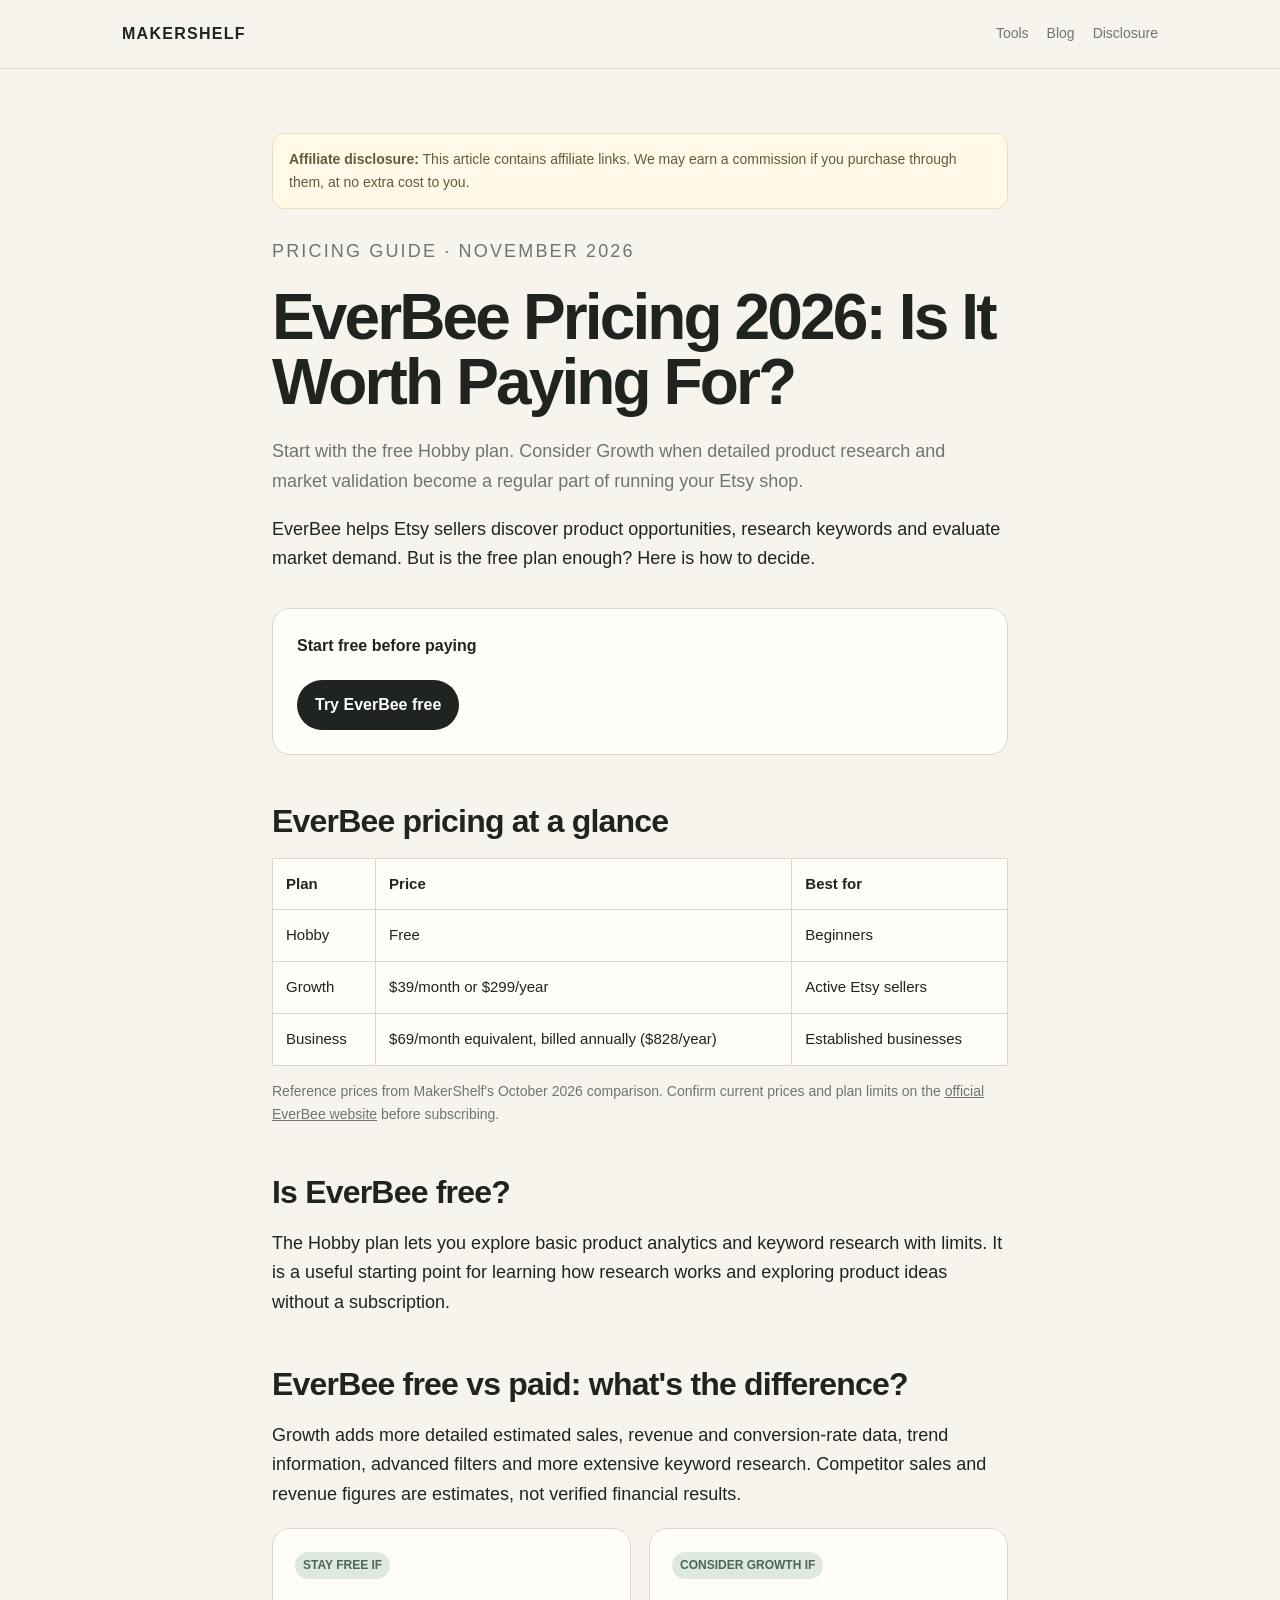
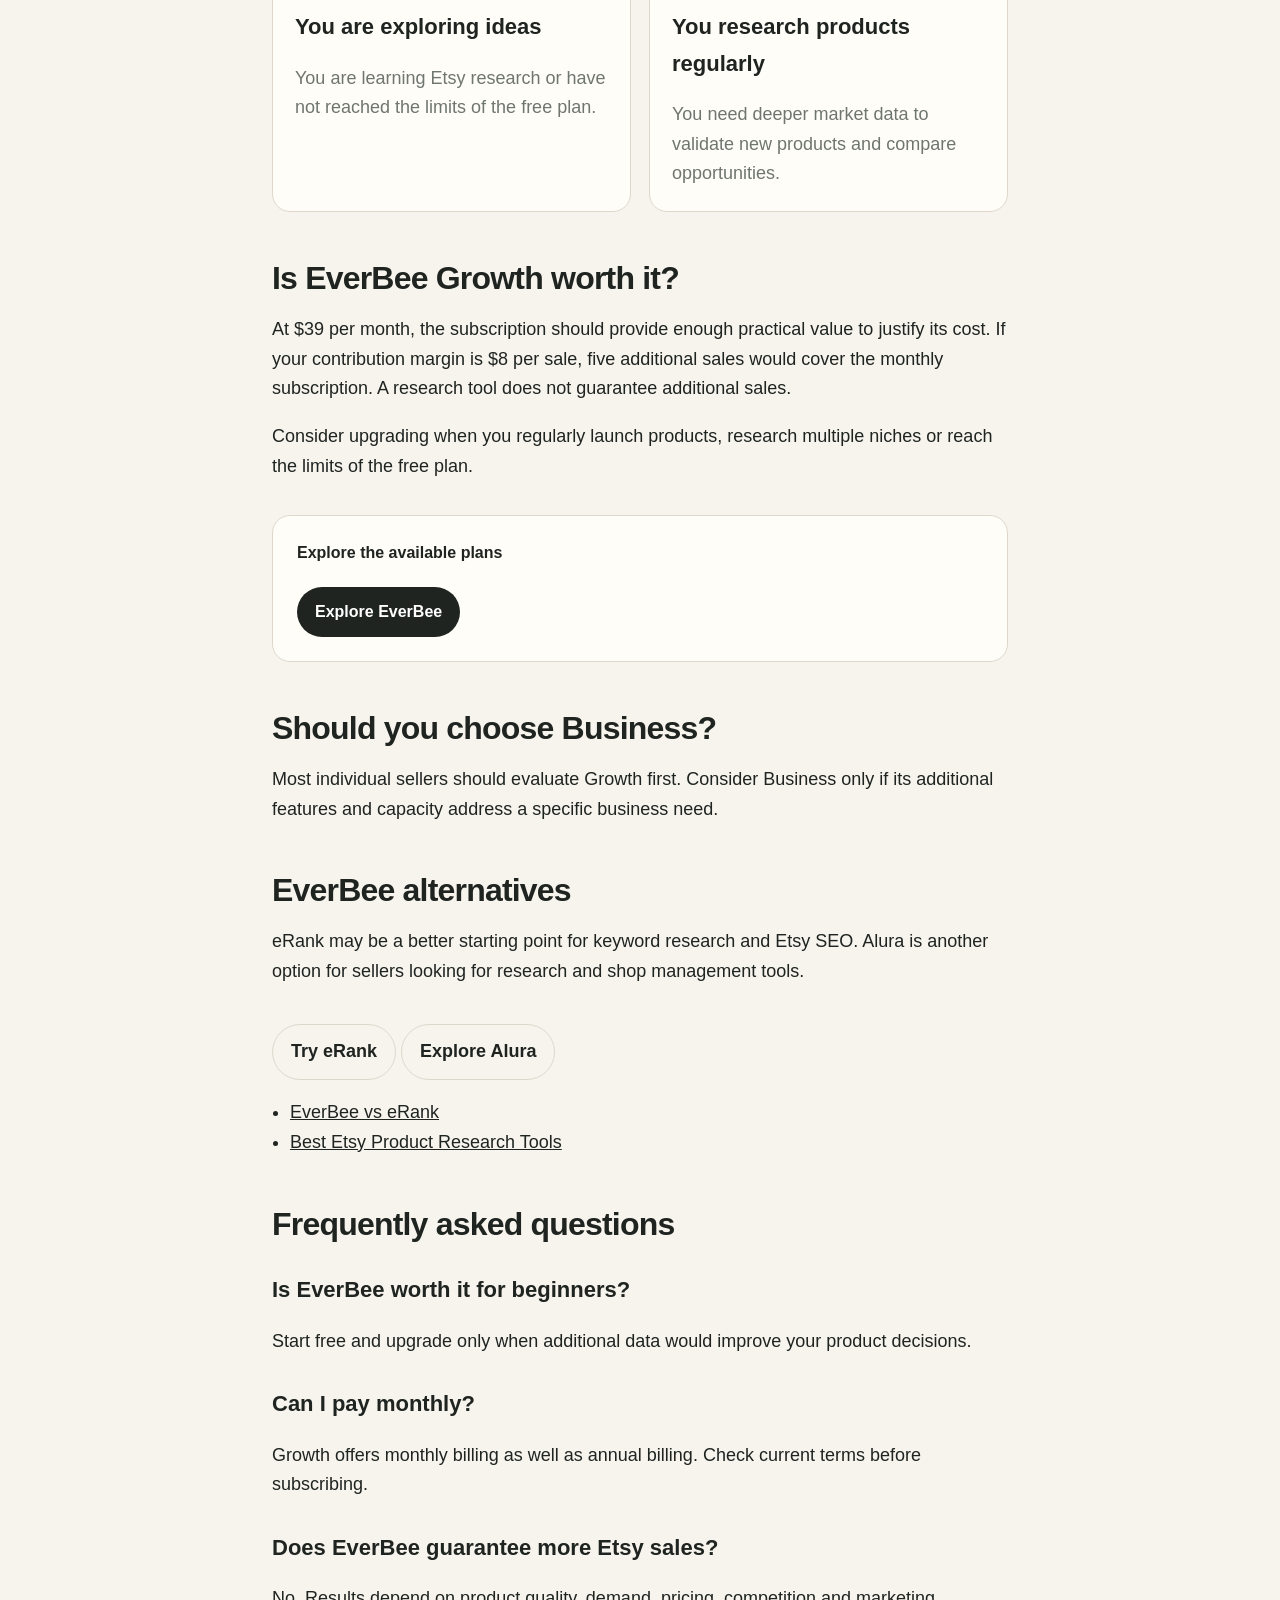
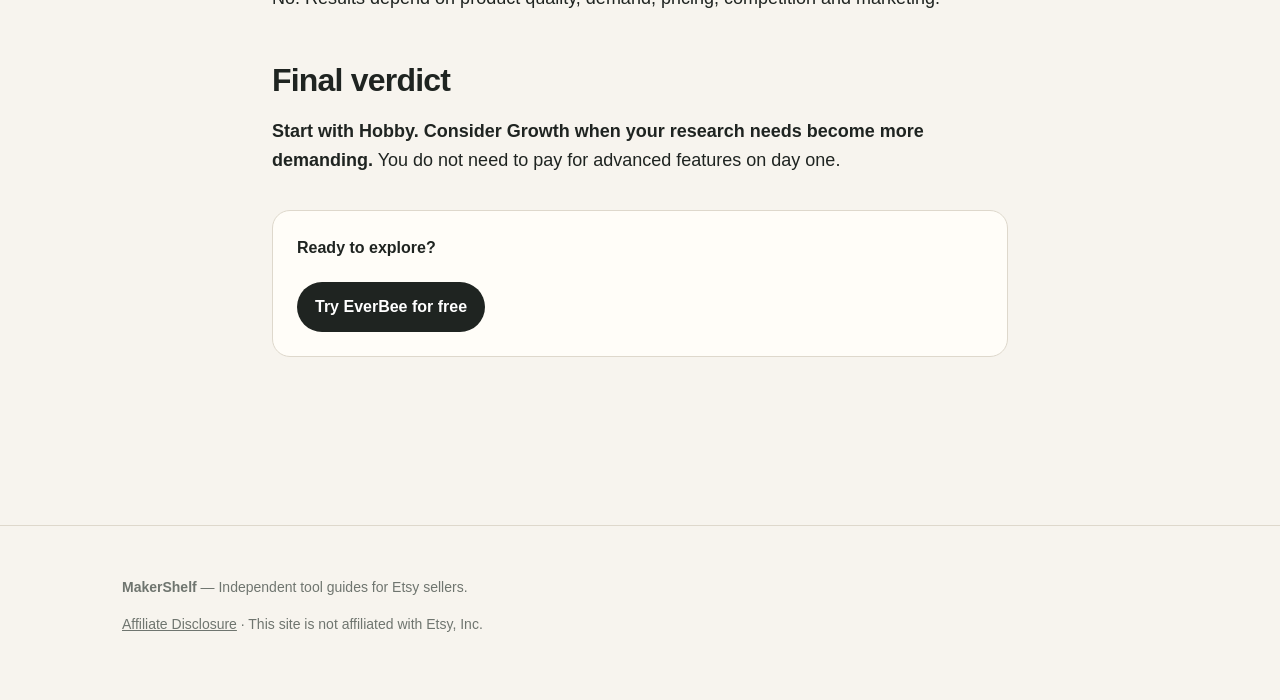
<file: blog/everbee-pricing-2026.html>
<!doctype html><html lang="en"><head><meta charset="utf-8"><meta name="viewport" content="width=device-width,initial-scale=1">
<title>EverBee Pricing 2026: Is It Worth Paying For? — MakerShelf</title><meta name="description" content="Compare EverBee pricing in 2026, including free and paid plans. Find out if EverBee is worth it for your Etsy shop and which plan fits your needs."><link rel="canonical" href="https://atoi-glitch.github.io/makershelf-starter/blog/everbee-pricing-2026.html"><link rel="stylesheet" href="../styles.css"></head><body><header><div class="wrap nav"><a class="brand" href="/makershelf-starter/">MAKERSHELF</a><nav class="navlinks"><a href="../tools.html">Tools</a><a href="../blog.html">Blog</a><a href="../disclosure.html">Disclosure</a></nav></div></header><main class="article">
<div class="notice"><strong>Affiliate disclosure:</strong> This article contains affiliate links. We may earn a commission if you purchase through them, at no extra cost to you.</div><p class="eyebrow" style="margin-top:28px">Pricing Guide · November 2026</p><h1>EverBee Pricing 2026: Is It Worth Paying For?</h1><p class="lead">Start with the free Hobby plan. Consider Growth when detailed product research and market validation become a regular part of running your Etsy shop.</p>
<p>EverBee helps Etsy sellers discover product opportunities, research keywords and evaluate market demand. But is the free plan enough? Here is how to decide.</p><div class="cta"><strong>Start free before paying</strong><br><a class="btn" rel="sponsored" href="https://www.everbee.io/?via=airi">Try EverBee free</a></div>
<h2>EverBee pricing at a glance</h2><div class="table-wrap"><table class="comparison"><thead><tr><th>Plan</th><th>Price</th><th>Best for</th></tr></thead><tbody><tr><td>Hobby</td><td>Free</td><td>Beginners</td></tr><tr><td>Growth</td><td>$39/month or $299/year</td><td>Active Etsy sellers</td></tr><tr><td>Business</td><td>$69/month equivalent, billed annually ($828/year)</td><td>Established businesses</td></tr></tbody></table></div><p class="meta">Reference prices from MakerShelf's October 2026 comparison. Confirm current prices and plan limits on the <a href="https://www.everbee.io/">official EverBee website</a> before subscribing.</p>
<h2>Is EverBee free?</h2><p>The Hobby plan lets you explore basic product analytics and keyword research with limits. It is a useful starting point for learning how research works and exploring product ideas without a subscription.</p>
<h2>EverBee free vs paid: what's the difference?</h2><p>Growth adds more detailed estimated sales, revenue and conversion-rate data, trend information, advanced filters and more extensive keyword research. Competitor sales and revenue figures are estimates, not verified financial results.</p>
<div class="grid" style="grid-template-columns:repeat(auto-fit,minmax(220px,1fr))"><div class="card"><span class="badge">STAY FREE IF</span><h3>You are exploring ideas</h3><p>You are learning Etsy research or have not reached the limits of the free plan.</p></div><div class="card"><span class="badge">CONSIDER GROWTH IF</span><h3>You research products regularly</h3><p>You need deeper market data to validate new products and compare opportunities.</p></div></div>
<h2>Is EverBee Growth worth it?</h2><p>At $39 per month, the subscription should provide enough practical value to justify its cost. If your contribution margin is $8 per sale, five additional sales would cover the monthly subscription. A research tool does not guarantee additional sales.</p><p>Consider upgrading when you regularly launch products, research multiple niches or reach the limits of the free plan.</p><div class="cta"><strong>Explore the available plans</strong><br><a class="btn" rel="sponsored" href="https://www.everbee.io/?via=airi">Explore EverBee</a></div>
<h2>Should you choose Business?</h2><p>Most individual sellers should evaluate Growth first. Consider Business only if its additional features and capacity address a specific business need.</p>
<h2>EverBee alternatives</h2><p>eRank may be a better starting point for keyword research and Etsy SEO. Alura is another option for sellers looking for research and shop management tools.</p><p><a class="btn secondary" rel="sponsored" href="https://erank.com?fpr=airi-725fc7">Try eRank</a> <a class="btn secondary" rel="sponsored" href="https://www.alura.io?via=airi">Explore Alura</a></p><ul class="clean"><li><a href="everbee-vs-erank.html">EverBee vs eRank</a></li><li><a href="best-etsy-product-research-tools-2026.html">Best Etsy Product Research Tools</a></li></ul>
<h2>Frequently asked questions</h2><h3>Is EverBee worth it for beginners?</h3><p>Start free and upgrade only when additional data would improve your product decisions.</p><h3>Can I pay monthly?</h3><p>Growth offers monthly billing as well as annual billing. Check current terms before subscribing.</p><h3>Does EverBee guarantee more Etsy sales?</h3><p>No. Results depend on product quality, demand, pricing, competition and marketing.</p><h2>Final verdict</h2><p><strong>Start with Hobby. Consider Growth when your research needs become more demanding.</strong> You do not need to pay for advanced features on day one.</p><div class="cta"><strong>Ready to explore?</strong><br><a class="btn" rel="sponsored" href="https://www.everbee.io/?via=airi">Try EverBee for free</a></div></main><footer><div class="wrap"><p><strong>MakerShelf</strong> — Independent tool guides for Etsy sellers.</p><p><a href="../disclosure.html">Affiliate Disclosure</a> · This site is not affiliated with Etsy, Inc.</p></div></footer></body></html>
</file>
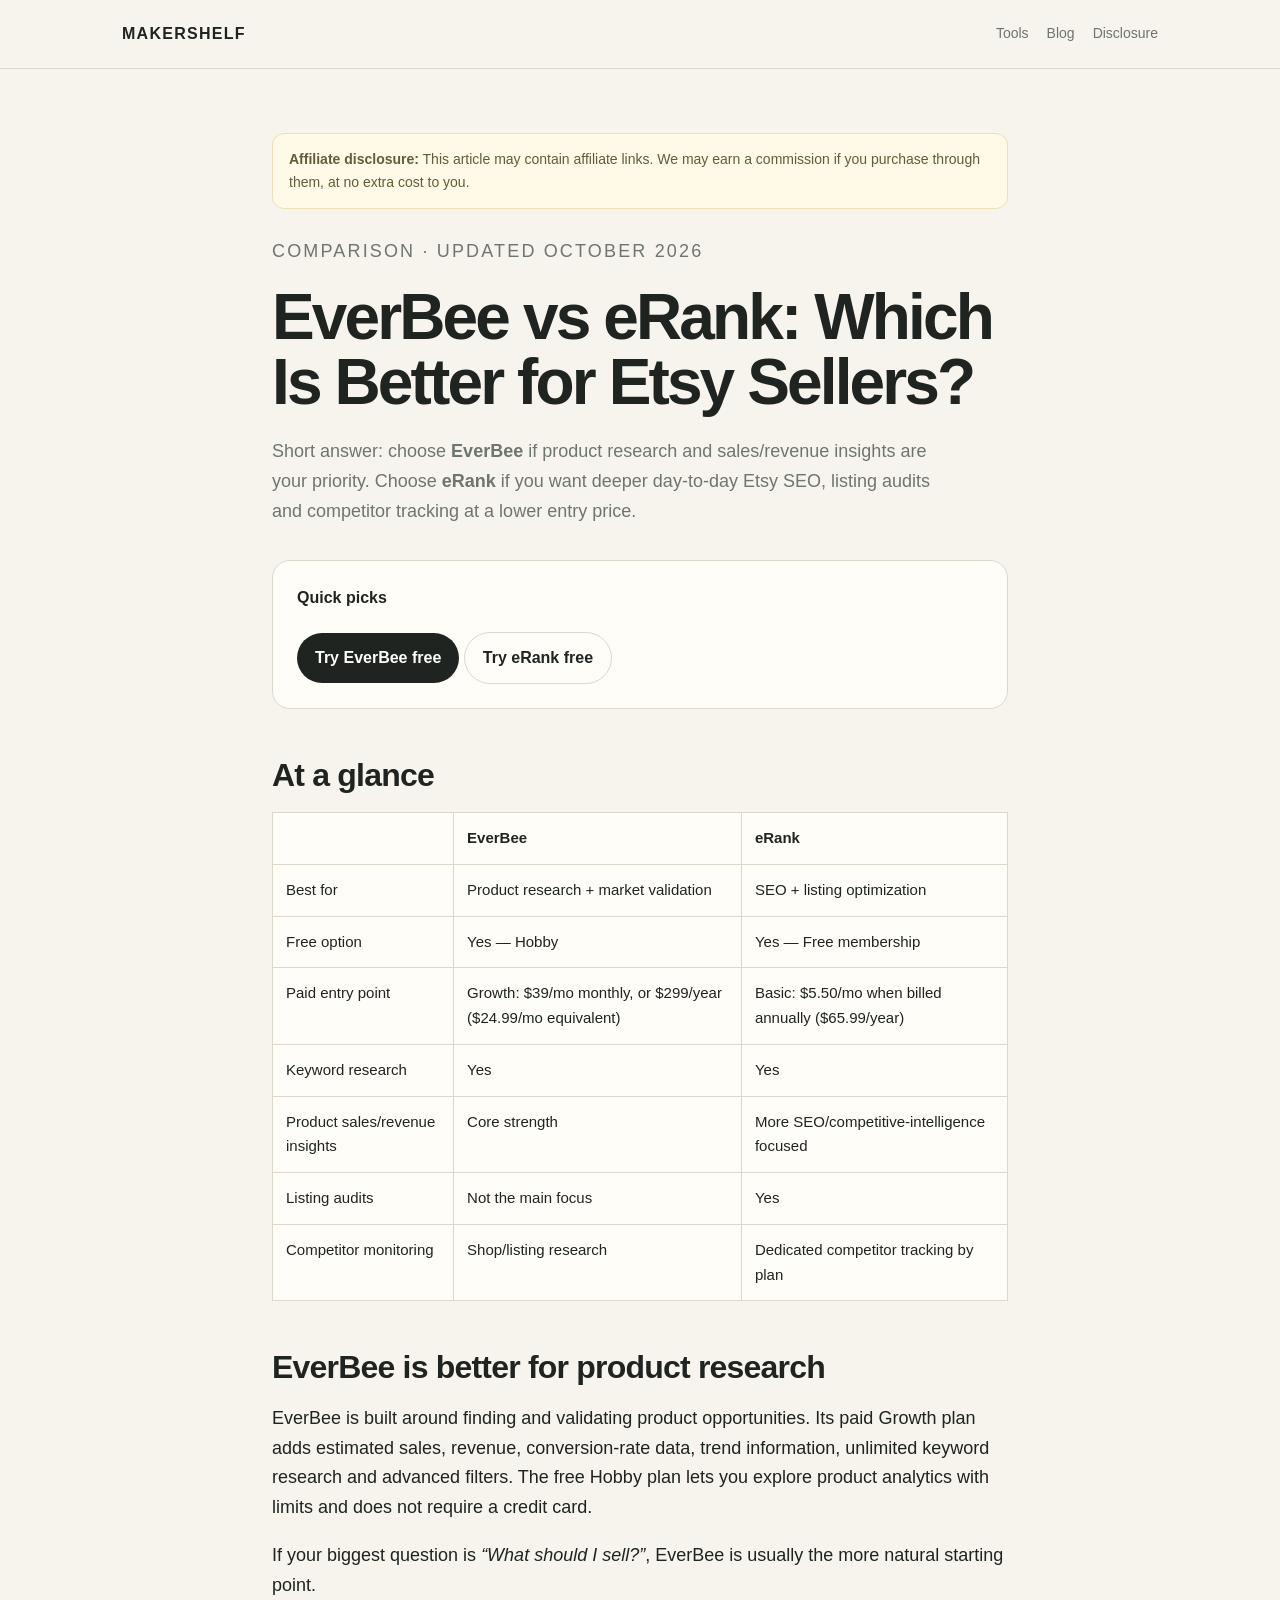
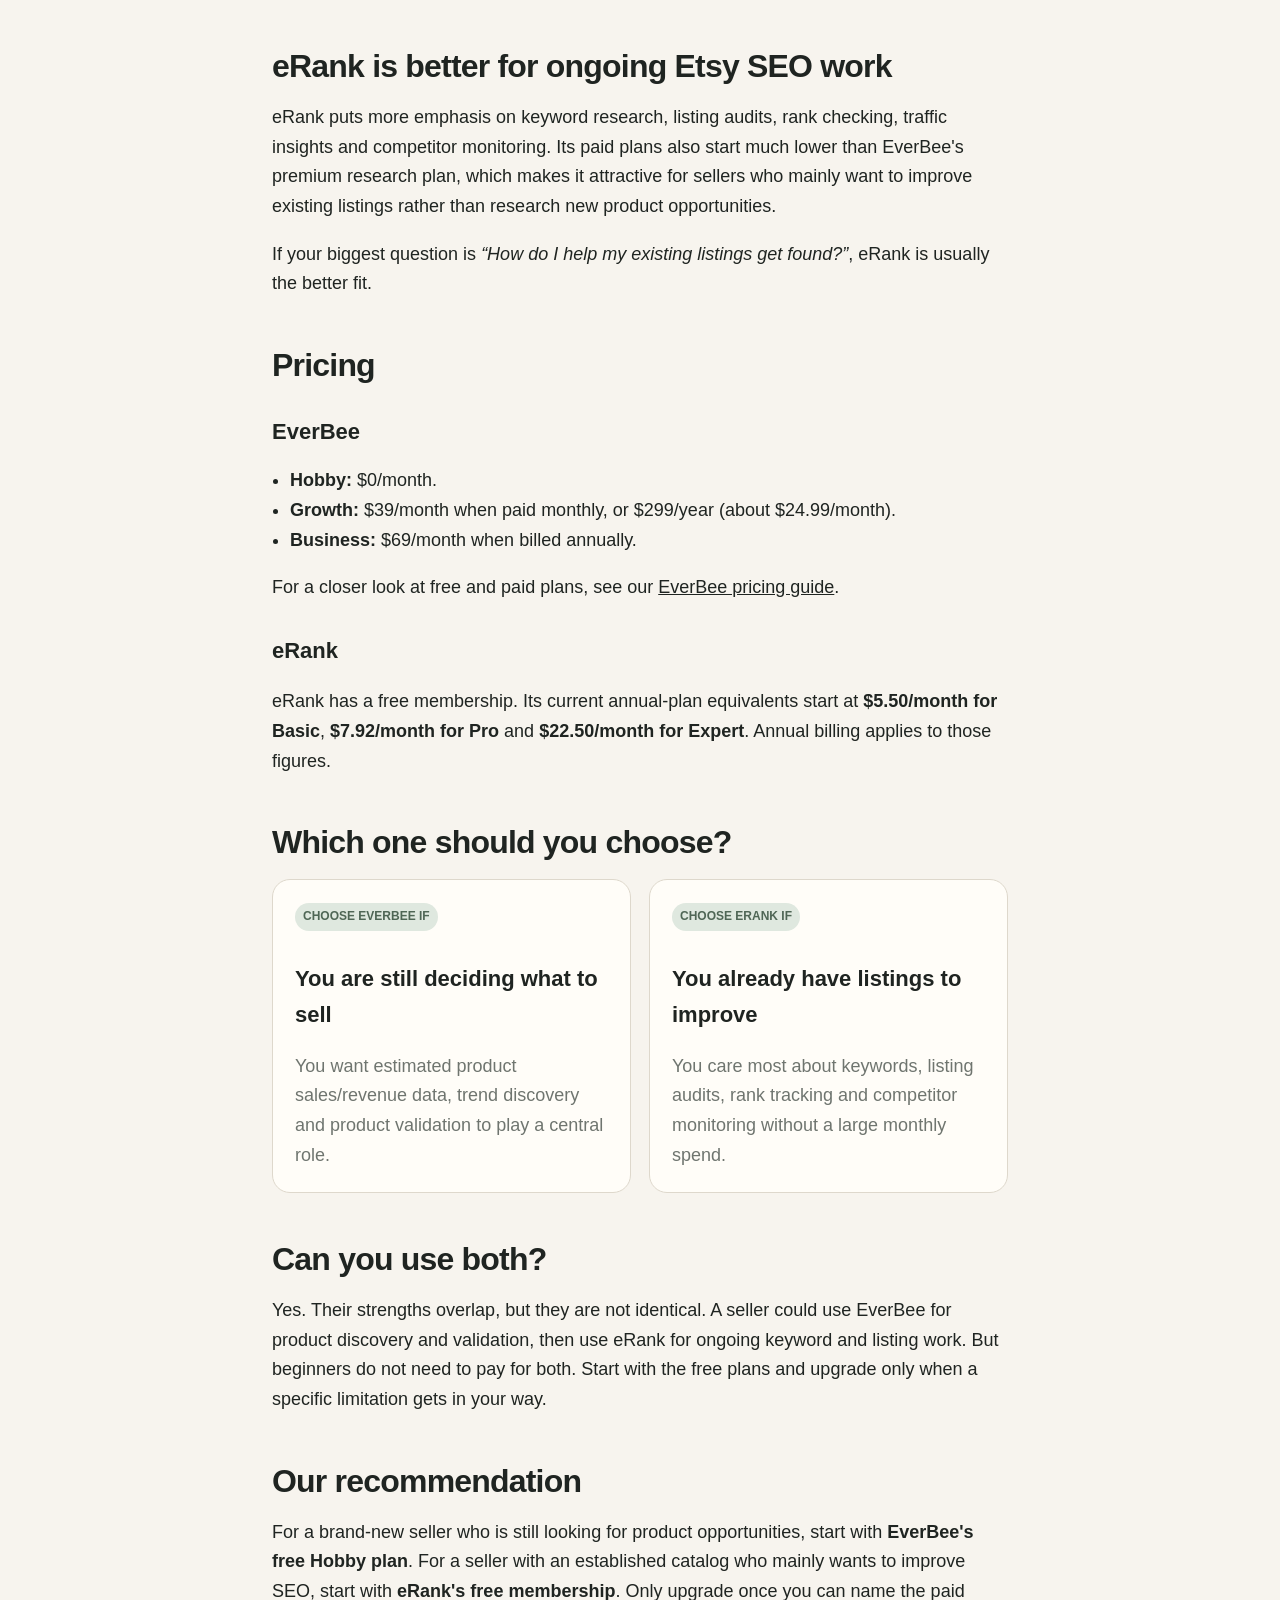
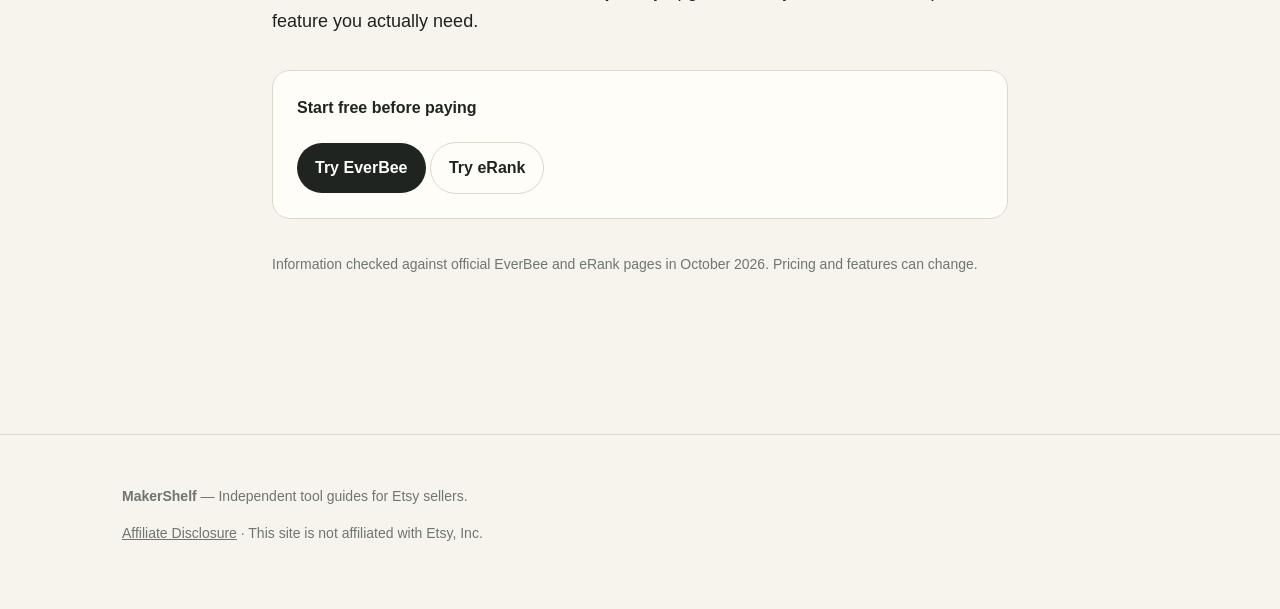
<file: blog/everbee-vs-erank.html>
<!doctype html><html lang="en"><head><meta charset="utf-8"><meta name="viewport" content="width=device-width,initial-scale=1">
<title>EverBee vs eRank (2026): Which Is Better for Etsy Sellers? — MakerShelf</title>
<meta name="description" content="EverBee vs eRank for Etsy sellers: compare product research, SEO, pricing, free plans and who each tool is best for.">
<link rel="stylesheet" href="../styles.css"></head><body><header><div class="wrap nav">
<a class="brand" href="/makershelf-starter/">MAKERSHELF</a>
<nav class="navlinks">
<a href="/makershelf-starter/tools.html">Tools</a>
<a href="/makershelf-starter/blog.html">Blog</a>
<a href="/makershelf-starter/disclosure.html">Disclosure</a>
</nav></div></header>
<main class="article">
<div class="notice"><strong>Affiliate disclosure:</strong> This article may contain affiliate links. We may earn a commission if you purchase through them, at no extra cost to you.</div>
<p class="eyebrow" style="margin-top:28px">Comparison · Updated October 2026</p>
<h1>EverBee vs eRank: Which Is Better for Etsy Sellers?</h1>
<p class="lead">Short answer: choose <strong>EverBee</strong> if product research and sales/revenue insights are your priority. Choose <strong>eRank</strong> if you want deeper day-to-day Etsy SEO, listing audits and competitor tracking at a lower entry price.</p>

<div class="cta"><strong>Quick picks</strong><br>
<a class="btn" href="https://www.everbee.io/?via=airi">Try EverBee free</a>
<a class="btn secondary" href="https://erank.com?fpr=airi-725fc7">Try eRank free</a>
</div>

<h2>At a glance</h2>
<div class="table-wrap"><table class="comparison">
<tr><th></th><th>EverBee</th><th>eRank</th></tr>
<tr><td>Best for</td><td>Product research + market validation</td><td>SEO + listing optimization</td></tr>
<tr><td>Free option</td><td>Yes — Hobby</td><td>Yes — Free membership</td></tr>
<tr><td>Paid entry point</td><td>Growth: $39/mo monthly, or $299/year ($24.99/mo equivalent)</td><td>Basic: $5.50/mo when billed annually ($65.99/year)</td></tr>
<tr><td>Keyword research</td><td>Yes</td><td>Yes</td></tr>
<tr><td>Product sales/revenue insights</td><td>Core strength</td><td>More SEO/competitive-intelligence focused</td></tr>
<tr><td>Listing audits</td><td>Not the main focus</td><td>Yes</td></tr>
<tr><td>Competitor monitoring</td><td>Shop/listing research</td><td>Dedicated competitor tracking by plan</td></tr>
</table></div>

<h2>EverBee is better for product research</h2>
<p>EverBee is built around finding and validating product opportunities. Its paid Growth plan adds estimated sales, revenue, conversion-rate data, trend information, unlimited keyword research and advanced filters. The free Hobby plan lets you explore product analytics with limits and does not require a credit card.</p>
<p>If your biggest question is <em>“What should I sell?”</em>, EverBee is usually the more natural starting point.</p>

<h2>eRank is better for ongoing Etsy SEO work</h2>
<p>eRank puts more emphasis on keyword research, listing audits, rank checking, traffic insights and competitor monitoring. Its paid plans also start much lower than EverBee's premium research plan, which makes it attractive for sellers who mainly want to improve existing listings rather than research new product opportunities.</p>
<p>If your biggest question is <em>“How do I help my existing listings get found?”</em>, eRank is usually the better fit.</p>

<h2>Pricing</h2>
<h3>EverBee</h3>
<ul class="clean">
<li><strong>Hobby:</strong> $0/month.</li>
<li><strong>Growth:</strong> $39/month when paid monthly, or $299/year (about $24.99/month).</li>
<li><strong>Business:</strong> $69/month when billed annually.</li>
</ul>

<p>For a closer look at free and paid plans, see our <a href="everbee-pricing-2026.html">EverBee pricing guide</a>.</p>

<h3>eRank</h3>
<p>eRank has a free membership. Its current annual-plan equivalents start at <strong>$5.50/month for Basic</strong>, <strong>$7.92/month for Pro</strong> and <strong>$22.50/month for Expert</strong>. Annual billing applies to those figures.</p>

<h2>Which one should you choose?</h2>
<div class="grid" style="grid-template-columns:1fr 1fr">
<div class="card"><span class="badge">CHOOSE EVERBEE IF</span><h3>You are still deciding what to sell</h3><p>You want estimated product sales/revenue data, trend discovery and product validation to play a central role.</p></div>
<div class="card"><span class="badge">CHOOSE ERANK IF</span><h3>You already have listings to improve</h3><p>You care most about keywords, listing audits, rank tracking and competitor monitoring without a large monthly spend.</p></div>
</div>

<h2>Can you use both?</h2>
<p>Yes. Their strengths overlap, but they are not identical. A seller could use EverBee for product discovery and validation, then use eRank for ongoing keyword and listing work. But beginners do not need to pay for both. Start with the free plans and upgrade only when a specific limitation gets in your way.</p>

<h2>Our recommendation</h2>
<p>For a brand-new seller who is still looking for product opportunities, start with <strong>EverBee's free Hobby plan</strong>. For a seller with an established catalog who mainly wants to improve SEO, start with <strong>eRank's free membership</strong>. Only upgrade once you can name the paid feature you actually need.</p>

<div class="cta"><strong>Start free before paying</strong><br>
<a class="btn" href="https://www.everbee.io/?via=airi">Try EverBee</a>
<a class="btn secondary" href="https://erank.com?fpr=airi-725fc7">Try eRank</a>
</div>

<p class="meta">Information checked against official EverBee and eRank pages in October 2026. Pricing and features can change.</p>
</main><footer><div class="wrap">
<p><strong>MakerShelf</strong> — Independent tool guides for Etsy sellers.</p>
<p><a href="/makershelf-starter/disclosure.html">Affiliate Disclosure</a> · This site is not affiliated with Etsy, Inc.</p>
</div></footer></body></html>
</file>
<file: styles.css>
:root{
  --bg:#f7f4ee; --paper:#fffdf8; --ink:#1f2421; --muted:#6f756f;
  --line:#ded8cc; --accent:#4f6655; --accent2:#dfe8df; --max:1080px;
}
*{box-sizing:border-box} body{margin:0;background:var(--bg);color:var(--ink);
font-family:-apple-system,BlinkMacSystemFont,"Segoe UI",Roboto,Helvetica,Arial,sans-serif;line-height:1.65}
a{color:inherit} .wrap{max-width:var(--max);margin:auto;padding:0 22px}
header{border-bottom:1px solid var(--line);background:rgba(247,244,238,.95);position:sticky;top:0;z-index:10}
.nav{height:68px;display:flex;align-items:center;justify-content:space-between;gap:20px}
.brand{text-decoration:none;font-weight:700;letter-spacing:.08em}.navlinks{display:flex;gap:18px;font-size:14px}
.navlinks a{text-decoration:none;color:var(--muted)} .hero{padding:88px 0 70px}
.kicker{font-size:13px;letter-spacing:.14em;text-transform:uppercase;color:var(--accent);font-weight:700}
h1{font-size:clamp(42px,7vw,76px);line-height:1.02;letter-spacing:-.045em;margin:14px 0 22px;max-width:800px}
h2{font-size:clamp(28px,4vw,42px);line-height:1.15;letter-spacing:-.025em;margin:0 0 18px}
h3{font-size:22px;margin:0 0 8px}.lead{font-size:20px;color:var(--muted);max-width:680px}
.btn{display:inline-block;margin-top:20px;padding:12px 18px;border-radius:999px;background:var(--ink);color:white;text-decoration:none;font-weight:650}
.btn.secondary{background:transparent;color:var(--ink);border:1px solid var(--line)}
.grid{display:grid;grid-template-columns:repeat(3,1fr);gap:18px}.card{background:var(--paper);border:1px solid var(--line);border-radius:18px;padding:22px}
.card p{color:var(--muted);margin-bottom:0}.section{padding:60px 0}.eyebrow{font-size:12px;text-transform:uppercase;letter-spacing:.12em;color:var(--muted)}
.notice{background:#fff9e8;border:1px solid #eadfb6;padding:14px 16px;border-radius:12px;font-size:14px;color:#635b3b}
.article{max-width:780px;margin:auto;padding:64px 22px}.article h1{font-size:clamp(38px,6vw,64px)}.article h2{margin-top:48px;font-size:32px}
.article h3{margin-top:30px}.article p,.article li{font-size:18px}.article .meta{color:var(--muted);font-size:14px;margin-bottom:24px}
.table-wrap{overflow-x:auto}.comparison{width:100%;border-collapse:collapse;background:var(--paper);font-size:15px}
.comparison th,.comparison td{border:1px solid var(--line);padding:13px;text-align:left;vertical-align:top}
.badge{display:inline-block;background:var(--accent2);color:var(--accent);font-size:12px;padding:4px 8px;border-radius:999px;font-weight:700}
.cta{margin:34px 0;background:var(--paper);border:1px solid var(--line);padding:24px;border-radius:18px}
footer{margin-top:70px;border-top:1px solid var(--line);padding:36px 0 50px;color:var(--muted);font-size:14px}
footer a{color:var(--muted)} ul.clean{padding-left:18px}
@media(max-width:760px){.grid{grid-template-columns:1fr}.navlinks{gap:10px;font-size:13px}.hero{padding-top:56px}.article p,.article li{font-size:17px}}
</file>
